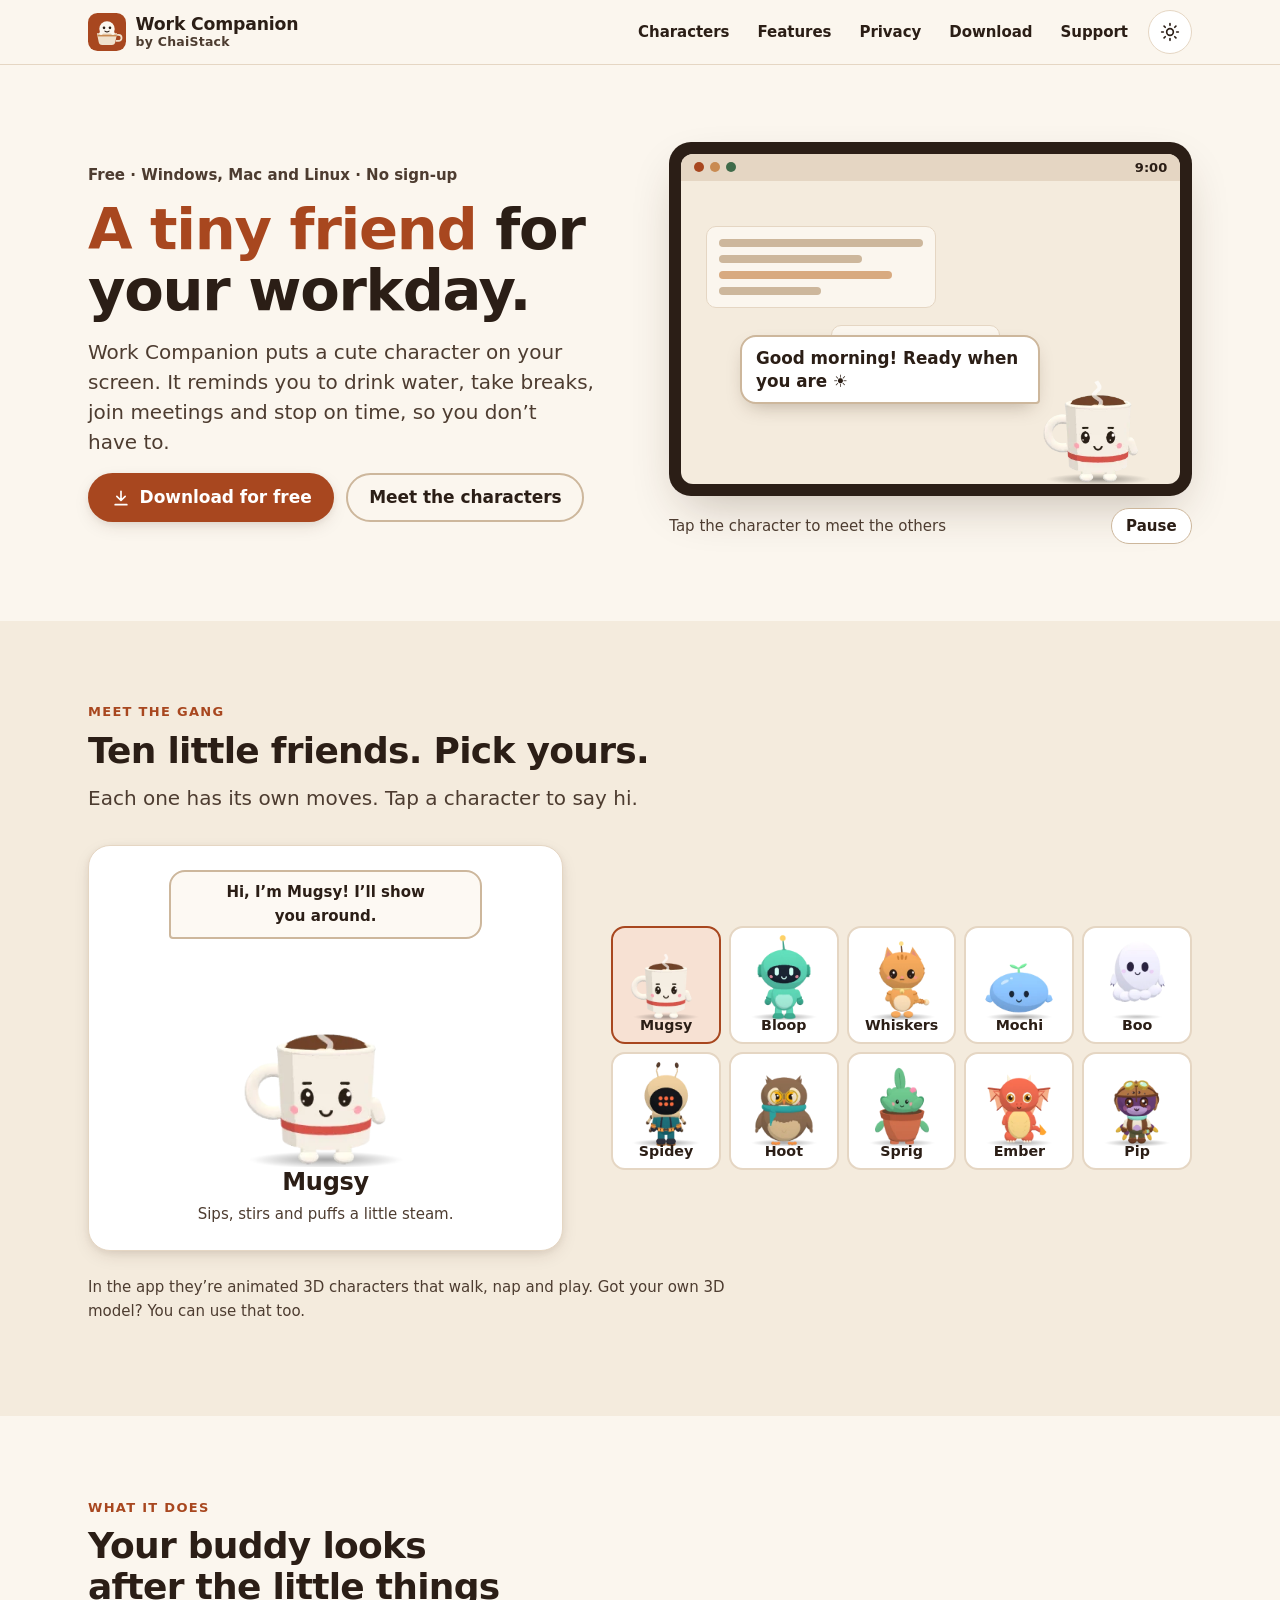
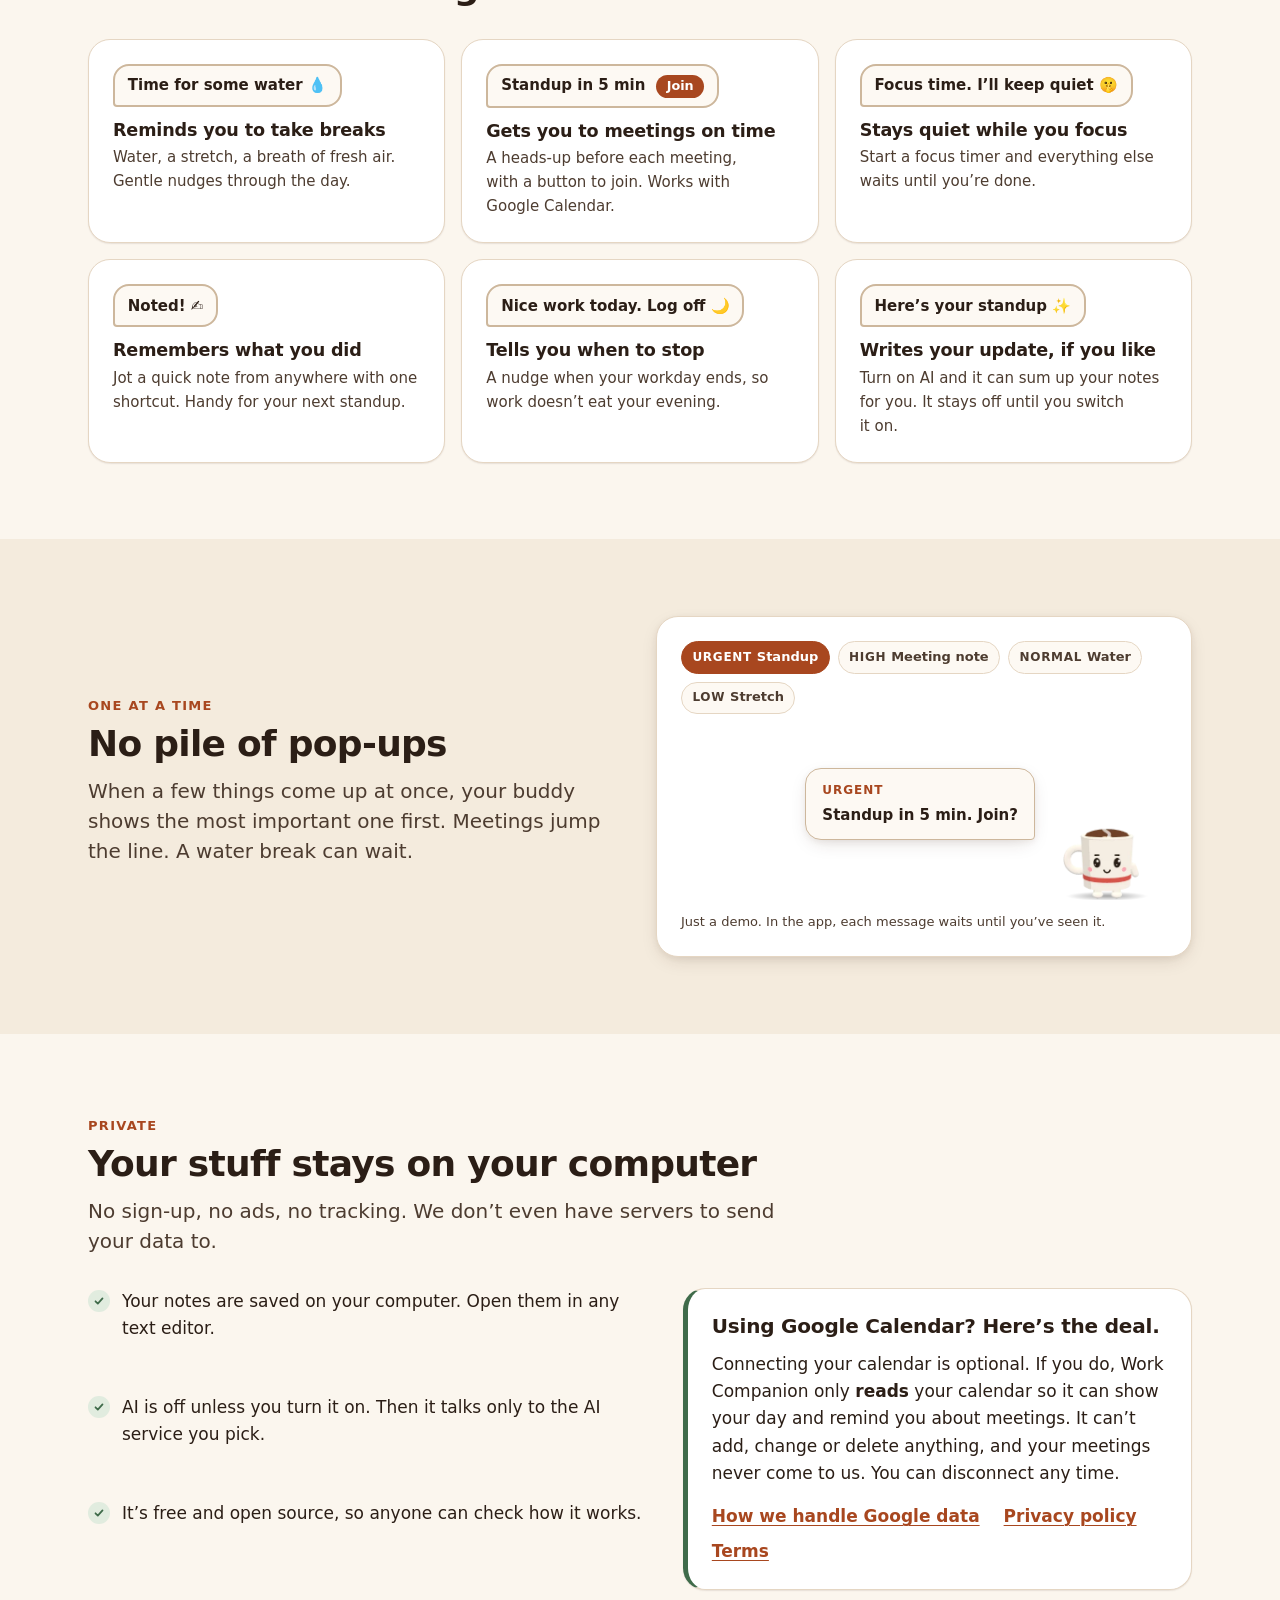
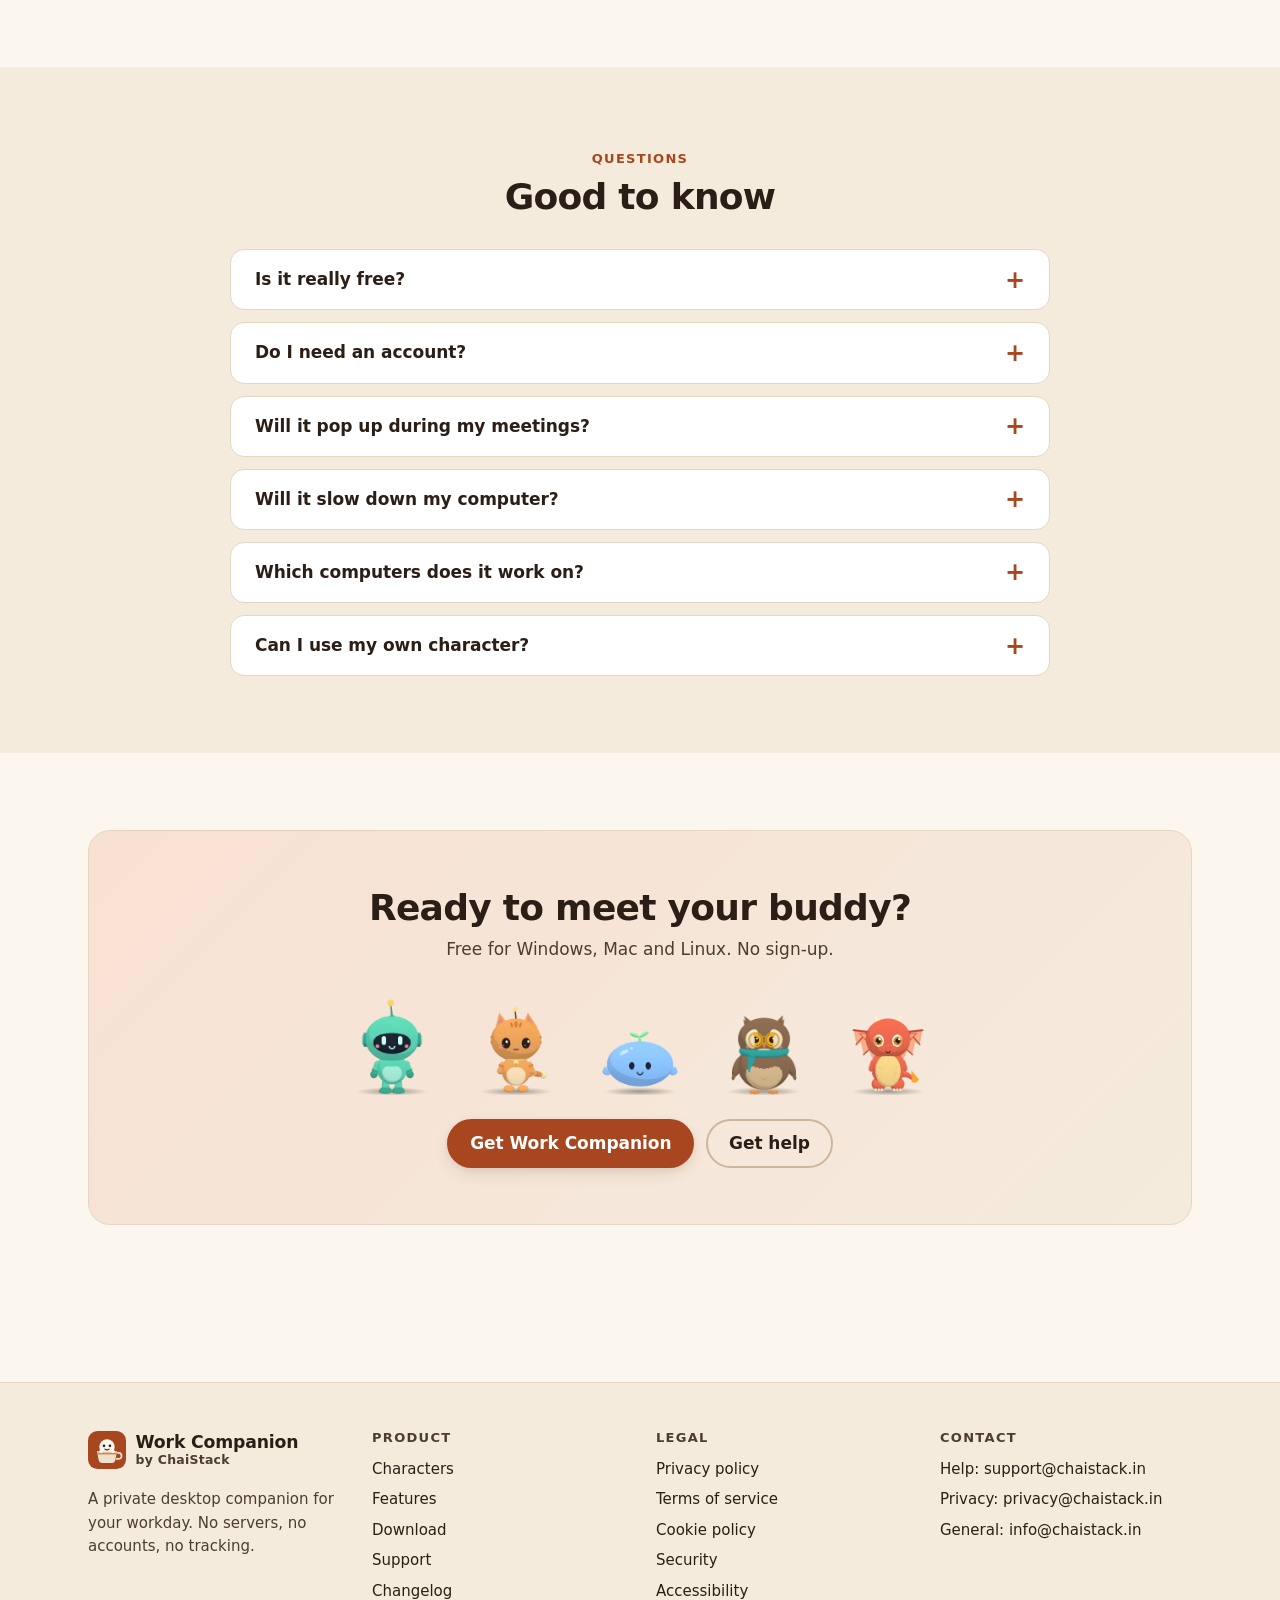
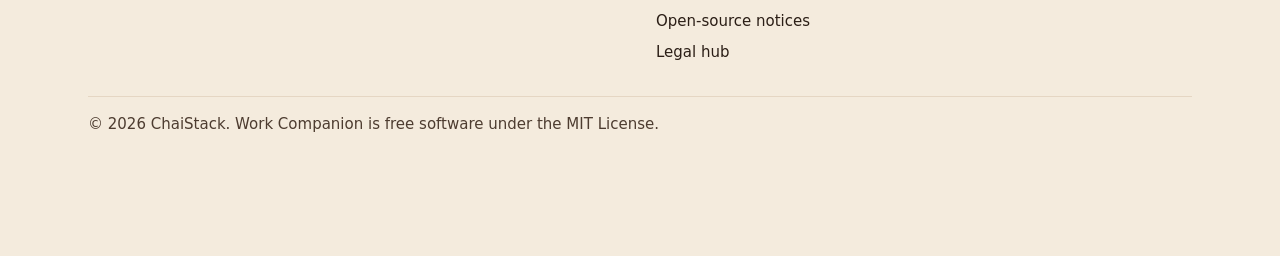
<file: index.html>
<!doctype html>
<html lang="en">
<head>
<meta charset="utf-8">
<meta name="viewport" content="width=device-width, initial-scale=1">
<title>Work Companion: a tiny friend for your workday</title>
<meta name="description" content="A cute character on your screen that reminds you to drink water, take breaks, join meetings and stop on time. Free for Windows, Mac and Linux. No sign-up, no tracking.">
<link rel="canonical" href="https://workcompanion.chaistack.in/">
<link rel="icon" href="assets/img/favicon.svg" type="image/svg+xml">
<link rel="stylesheet" href="assets/css/site.css">
<meta name="theme-color" content="#fbf6ee" media="(prefers-color-scheme: light)">
<meta name="theme-color" content="#1b1511" media="(prefers-color-scheme: dark)">
<meta property="og:type" content="website">
<meta property="og:site_name" content="Work Companion">
<meta property="og:title" content="Work Companion: a tiny friend for your workday">
<meta property="og:description" content="A cute character on your screen that reminds you to drink water, take breaks, join meetings and stop on time. Free for Windows, Mac and Linux. No sign-up, no tracking.">
<meta property="og:url" content="https://workcompanion.chaistack.in/">
<meta property="og:image" content="https://workcompanion.chaistack.in/assets/img/og.png">
<meta property="og:image:width" content="1200">
<meta property="og:image:height" content="630">
<meta property="og:image:alt" content="Work Companion: a small character on your desktop with a reminder bubble.">
<meta name="twitter:card" content="summary_large_image">
<meta name="twitter:title" content="Work Companion: a tiny friend for your workday">
<meta name="twitter:description" content="A cute character on your screen that reminds you to drink water, take breaks, join meetings and stop on time. Free for Windows, Mac and Linux. No sign-up, no tracking.">
<meta name="twitter:image" content="https://workcompanion.chaistack.in/assets/img/og.png">
<script src="assets/js/site.js" defer></script>
<script src="assets/js/buddies.js" defer></script>
</head>
<body>
<a class="skip" href="#main">Skip to content</a>
<header class="site-header">
  <div class="container">
    <a class="brand" href="./"><svg viewBox="0 0 64 64" aria-hidden="true" focusable="false"><rect width="64" height="64" rx="16" fill="#a8471f"/><circle cx="32" cy="27" r="13" fill="#fbf6ee"/><circle cx="27" cy="25" r="2.2" fill="#2b1e16"/><circle cx="37" cy="25" r="2.2" fill="#2b1e16"/><path d="M28.5 30.5q3.5 2.5 7 0" fill="none" stroke="#2b1e16" stroke-width="1.8" stroke-linecap="round"/><path d="M15 34h34l-3 15a6 6 0 0 1-6 5H24a6 6 0 0 1-6-5z" fill="#efe1cc"/><path d="M49 37h2.5a5 5 0 0 1 0 10H47" fill="none" stroke="#efe1cc" stroke-width="3"/><path d="M16 38h32" stroke="#c98b52" stroke-width="3"/><circle cx="22" cy="34" r="3" fill="#fbf6ee"/><circle cx="42" cy="34" r="3" fill="#fbf6ee"/></svg><span>Work Companion<small>by ChaiStack</small></span></a>
    <button class="icon-btn nav-toggle" type="button" aria-expanded="false" aria-controls="site-nav" aria-label="Menu"><svg viewBox="0 0 24 24" aria-hidden="true"><path d="M4 7h16M4 12h16M4 17h16"/></svg></button>
    <nav class="site-nav" id="site-nav" aria-label="Main">
      <ul>
        <li><a href="./#characters">Characters</a></li>
        <li><a href="./#features">Features</a></li>
        <li><a href="./#privacy">Privacy</a></li>
        <li><a href="download.html">Download</a></li>
        <li><a href="support.html">Support</a></li>
      </ul>
      <button class="icon-btn" id="theme-toggle" type="button" aria-pressed="false" aria-label="Switch theme"><svg class="sun" viewBox="0 0 24 24" aria-hidden="true"><circle cx="12" cy="12" r="4"/><path d="M12 2v2M12 20v2M4.9 4.9l1.4 1.4M17.7 17.7l1.4 1.4M2 12h2M20 12h2M4.9 19.1l1.4-1.4M17.7 6.3l1.4-1.4"/></svg><svg class="moon" viewBox="0 0 24 24" aria-hidden="true"><path d="M20 14.5A8 8 0 1 1 9.5 4a6.5 6.5 0 0 0 10.5 10.5z"/></svg></button>
    </nav>
  </div>
</header>
<main id="main">
<section class="hero" data-hero>
  <div class="container">
    <div>
      <p class="byline">Free · Windows, Mac and Linux · No sign-up</p>
      <h1><span class="accent">A tiny friend</span> for your workday.</h1>
      <p class="lead">Work Companion puts a cute character on your screen. It reminds you to drink water, take breaks, join meetings and stop on time, so you don’t have to.</p>
      <div class="btn-row">
        <a class="btn btn-primary" href="download.html"><svg viewBox="0 0 24 24" aria-hidden="true"><path d="M12 4v11M7 10l5 5 5-5M5 20h14"/></svg>Download for free</a>
        <a class="btn btn-ghost" href="#characters">Meet the characters</a>
      </div>
    </div>
    <div class="stage" data-stage>
      <p class="visually-hidden">Picture of a computer screen through a workday. A small character in the corner says good morning at 9:00, warns about standup at 9:55 with a Join button, suggests water at 11:30 and a stretch at 15:00, and says it is time to log off at 18:00.</p>
      <div class="screen">
        <div class="screen-inner">
          <div class="screen-bar" aria-hidden="true"><span class="dots"><i></i><i></i><i></i></span><span class="clock" data-clock>9:00</span></div>
          <div class="win w1" aria-hidden="true"><b></b><b></b><b></b><b></b></div>
          <div class="win w2" aria-hidden="true"><b></b><b></b><b></b></div>
          <p class="stage-bubble" data-stage-bubble aria-hidden="true"><span data-stage-text>Good morning! Ready when you are ☀️</span> <span class="join" data-stage-join hidden>Join</span></p>
          <button class="stage-char" type="button" data-stage-char aria-label="Meet the next character"><span class="sprite" data-sprite><img src="assets/img/chars/mug.webp" alt="" width="256" height="256"></span></button>
        </div>
      </div>
      <div class="stage-controls"><span class="hint">Tap the character to meet the others</span><button class="stage-pause" type="button" data-stage-pause>Pause</button></div>
    </div>
  </div>
</section>

<section class="section section-alt" id="characters" aria-labelledby="chars-h">
  <div class="container">
    <div class="section-head reveal">
      <p class="eyebrow">Meet the gang</p>
      <h2 id="chars-h">Ten little friends. Pick yours.</h2>
      <p class="lead">Each one has its own moves. Tap a character to say hi.</p>
    </div>
    <div class="gang reveal" data-gang>
      <div class="gang-stage">
        <p class="gang-say" data-gang-say aria-live="polite">Hi, I’m Mugsy! I’ll show you around.</p>
        <div class="gang-pic"><span class="sprite" data-sprite><img data-gang-img src="assets/img/chars/mug.webp" alt="" width="256" height="256"></span></div>
        <h3 data-gang-name>Mugsy</h3>
        <p class="muted" data-gang-blurb>Sips, stirs and puffs a little steam.</p>
      </div>
      <ul class="gang-list" aria-label="Characters">
        <li><button type="button" data-char="mug" aria-pressed="true"><img src="assets/img/chars/mug.webp" alt="" width="256" height="256">Mugsy</button></li>
        <li><button type="button" data-char="robot" aria-pressed="false"><img src="assets/img/chars/robot.webp" alt="" width="256" height="256">Bloop</button></li>
        <li><button type="button" data-char="cat" aria-pressed="false"><img src="assets/img/chars/cat.webp" alt="" width="256" height="256">Whiskers</button></li>
        <li><button type="button" data-char="blob" aria-pressed="false"><img src="assets/img/chars/blob.webp" alt="" width="256" height="256">Mochi</button></li>
        <li><button type="button" data-char="ghost" aria-pressed="false"><img src="assets/img/chars/ghost.webp" alt="" width="256" height="256">Boo</button></li>
        <li><button type="button" data-char="spidey" aria-pressed="false"><img src="assets/img/chars/spidey.webp" alt="" width="256" height="256">Spidey</button></li>
        <li><button type="button" data-char="owl" aria-pressed="false"><img src="assets/img/chars/owl.webp" alt="" width="256" height="256">Hoot</button></li>
        <li><button type="button" data-char="plant" aria-pressed="false"><img src="assets/img/chars/plant.webp" alt="" width="256" height="256">Sprig</button></li>
        <li><button type="button" data-char="dragon" aria-pressed="false"><img src="assets/img/chars/dragon.webp" alt="" width="256" height="256">Ember</button></li>
        <li><button type="button" data-char="aviator" aria-pressed="false"><img src="assets/img/chars/aviator.webp" alt="" width="256" height="256">Pip</button></li>
      </ul>
    </div>
    <p class="muted gang-note">In the app they’re animated 3D characters that walk, nap and play. Got your own 3D model? You can use that too.</p>
  </div>
</section>

<section class="section" id="features" aria-labelledby="features-h" data-guide-line="Here’s what I do for you all day.">
  <div class="container">
    <div class="section-head reveal">
      <p class="eyebrow">What it does</p>
      <h2 id="features-h">Your buddy looks after the little things</h2>
    </div>
    <div class="scenes">
      <article class="scene reveal"><p class="say" aria-hidden="true">Time for some water 💧</p><h3>Reminds you to take breaks</h3><p>Water, a stretch, a breath of fresh air. Gentle nudges through the day.</p></article>
      <article class="scene reveal"><p class="say" aria-hidden="true">Standup in 5 min <span class="join">Join</span></p><h3>Gets you to meetings on time</h3><p>A heads-up before each meeting, with a button to join. Works with Google Calendar.</p></article>
      <article class="scene reveal"><p class="say" aria-hidden="true">Focus time. I’ll keep quiet 🤫</p><h3>Stays quiet while you focus</h3><p>Start a focus timer and everything else waits until you’re done.</p></article>
      <article class="scene reveal"><p class="say" aria-hidden="true">Noted! ✍️</p><h3>Remembers what you did</h3><p>Jot a quick note from anywhere with one shortcut. Handy for your next standup.</p></article>
      <article class="scene reveal"><p class="say" aria-hidden="true">Nice work today. Log off 🌙</p><h3>Tells you when to stop</h3><p>A nudge when your workday ends, so work doesn’t eat your evening.</p></article>
      <article class="scene reveal"><p class="say" aria-hidden="true">Here’s your standup ✨</p><h3>Writes your update, if you like</h3><p>Turn on AI and it can sum up your notes for you. It stays off until you switch it on.</p></article>
    </div>
  </div>
</section>

<section class="section section-alt" aria-labelledby="queue-h" data-guide-line="I never pile up pop-ups. One thing at a time.">
  <div class="container queue-demo">
    <div class="reveal">
      <p class="eyebrow">One at a time</p>
      <h2 id="queue-h">No pile of pop-ups</h2>
      <p class="lead">When a few things come up at once, your buddy shows the most important one first. Meetings jump the line. A water break can wait.</p>
    </div>
    <div class="qd-stage reveal" data-queue-demo>
      <ul class="qd-list" aria-label="Waiting messages, most important first">
        <li class="is-active" data-tag="Urgent" data-msg="Standup in 5 min. Join?"><span class="prio">Urgent</span>Standup</li>
        <li data-tag="High" data-msg="How did the meeting go?"><span class="prio">High</span>Meeting note</li>
        <li data-tag="Normal" data-msg="Time for water 💧"><span class="prio">Normal</span>Water</li>
        <li data-tag="Low" data-msg="Stand up and stretch"><span class="prio">Low</span>Stretch</li>
      </ul>
      <div class="qd-scene">
        <div class="qd-bubble" aria-live="off"><span class="tag">Urgent</span><span class="msg">Standup in 5 min. Join?</span></div>
        <span class="sprite qd-char" data-sprite><img data-buddy-img src="assets/img/chars/mug.webp" alt="" width="256" height="256"></span>
      </div>
      <p class="qd-note">Just a demo. In the app, each message waits until you’ve seen it.</p>
    </div>
  </div>
</section>

<section class="section" id="privacy" aria-labelledby="privacy-h" data-guide-line="Your stuff stays with you. Promise!">
  <div class="container">
    <div class="section-head reveal">
      <p class="eyebrow">Private</p>
      <h2 id="privacy-h">Your stuff stays on your computer</h2>
      <p class="lead">No sign-up, no ads, no tracking. We don’t even have servers to send your data to.</p>
    </div>
    <div class="privacy-panel">
      <ul class="checklist reveal">
        <li><span>Your notes are saved on your computer. Open them in any text editor.</span></li>
        <li><span>AI is off unless you turn it on. Then it talks only to the AI service you pick.</span></li>
        <li><span>It’s free and open source, so anyone can check how it works.</span></li>
      </ul>
      <div class="google-box reveal" id="google-calendar">
        <h3>Using Google Calendar? Here’s the deal.</h3>
        <p>Connecting your calendar is optional. If you do, Work Companion only <strong>reads</strong> your calendar so it can show your day and remind you about meetings. It can’t add, change or delete anything, and your meetings never come to us. You can disconnect any time.</p>
        <p class="link-row"><a href="privacy.html#google-calendar">How we handle Google data</a><a href="privacy.html">Privacy policy</a><a href="terms.html">Terms</a></p>
      </div>
    </div>
  </div>
</section>

<section class="section section-alt" aria-labelledby="faq-h" data-guide-line="Got questions? I’ve got answers.">
  <div class="container">
    <div class="section-head center reveal"><p class="eyebrow">Questions</p><h2 id="faq-h">Good to know</h2></div>
    <div class="faq">
      <details><summary>Is it really free?</summary><p>Yes. No paid plans and no ads. If you choose to use AI, that AI service may charge you, but that’s between you and them.</p></details>
      <details><summary>Do I need an account?</summary><p>No. Download it and you’re ready.</p></details>
      <details><summary>Will it pop up during my meetings?</summary><p>No. Breaks wait until your meeting or focus time is over, and only one message shows at a time.</p></details>
      <details><summary>Will it slow down my computer?</summary><p>No. When nothing is happening your buddy barely moves, and it stops completely when hidden.</p></details>
      <details><summary>Which computers does it work on?</summary><p>Windows 10 and 11, Mac (Apple chip and Intel) and Linux. See <a href="download.html">Download</a>.</p></details>
      <details><summary>Can I use my own character?</summary><p>Yes. If you have a 3D model (a .glb or .vrm file) that you’re allowed to use, you can load it in the settings.</p></details>
    </div>
  </div>
</section>

<section class="section">
  <div class="container">
    <div class="cta reveal">
      <div><h2>Ready to meet your buddy?</h2><p>Free for Windows, Mac and Linux. No sign-up.</p></div>
      <ul class="parade" aria-hidden="true"><li><img src="assets/img/chars/robot.webp" alt="" width="256" height="256"></li><li><img src="assets/img/chars/cat.webp" alt="" width="256" height="256"></li><li><img src="assets/img/chars/blob.webp" alt="" width="256" height="256"></li><li><img src="assets/img/chars/owl.webp" alt="" width="256" height="256"></li><li><img src="assets/img/chars/dragon.webp" alt="" width="256" height="256"></li></ul>
      <div class="btn-row"><a class="btn btn-primary" href="download.html">Get Work Companion</a><a class="btn btn-ghost" href="support.html">Get help</a></div>
    </div>
  </div>
</section>
</main>
<footer class="site-footer">
  <div class="container">
    <div class="footer-grid">
      <div class="footer-brand">
        <a class="brand" href="./"><svg viewBox="0 0 64 64" aria-hidden="true" focusable="false"><rect width="64" height="64" rx="16" fill="#a8471f"/><circle cx="32" cy="27" r="13" fill="#fbf6ee"/><circle cx="27" cy="25" r="2.2" fill="#2b1e16"/><circle cx="37" cy="25" r="2.2" fill="#2b1e16"/><path d="M28.5 30.5q3.5 2.5 7 0" fill="none" stroke="#2b1e16" stroke-width="1.8" stroke-linecap="round"/><path d="M15 34h34l-3 15a6 6 0 0 1-6 5H24a6 6 0 0 1-6-5z" fill="#efe1cc"/><path d="M49 37h2.5a5 5 0 0 1 0 10H47" fill="none" stroke="#efe1cc" stroke-width="3"/><path d="M16 38h32" stroke="#c98b52" stroke-width="3"/><circle cx="22" cy="34" r="3" fill="#fbf6ee"/><circle cx="42" cy="34" r="3" fill="#fbf6ee"/></svg><span>Work Companion<small>by ChaiStack</small></span></a>
        <p>A private desktop companion for your workday. No servers, no accounts, no tracking.</p>
      </div>
      <div>
        <h2>Product</h2>
        <ul>
          <li><a href="./#characters">Characters</a></li>
          <li><a href="./#features">Features</a></li>
          <li><a href="download.html">Download</a></li>
          <li><a href="support.html">Support</a></li>
          <li><a href="support.html#changelog">Changelog</a></li>
        </ul>
      </div>
      <div>
        <h2>Legal</h2>
        <ul>
          <li><a href="privacy.html">Privacy policy</a></li>
          <li><a href="terms.html">Terms of service</a></li>
          <li><a href="cookies.html">Cookie policy</a></li>
          <li><a href="security.html">Security</a></li>
          <li><a href="accessibility.html">Accessibility</a></li>
          <li><a href="licenses.html">Open-source notices</a></li>
          <li><a href="legal.html">Legal hub</a></li>
        </ul>
      </div>
      <div>
        <h2>Contact</h2>
        <ul>
          <li>Help: <a href="mailto:support@chaistack.in">support@chaistack.in</a></li>
          <li>Privacy: <a href="mailto:privacy@chaistack.in">privacy@chaistack.in</a></li>
          <li>General: <a href="mailto:info@chaistack.in">info@chaistack.in</a></li>
        </ul>
      </div>
    </div>
    <div class="footer-bottom">
      <p>© 2026 ChaiStack. Work Companion is free software under the MIT License.</p>
    </div>
  </div>
</footer>
</body>
</html>
</file>
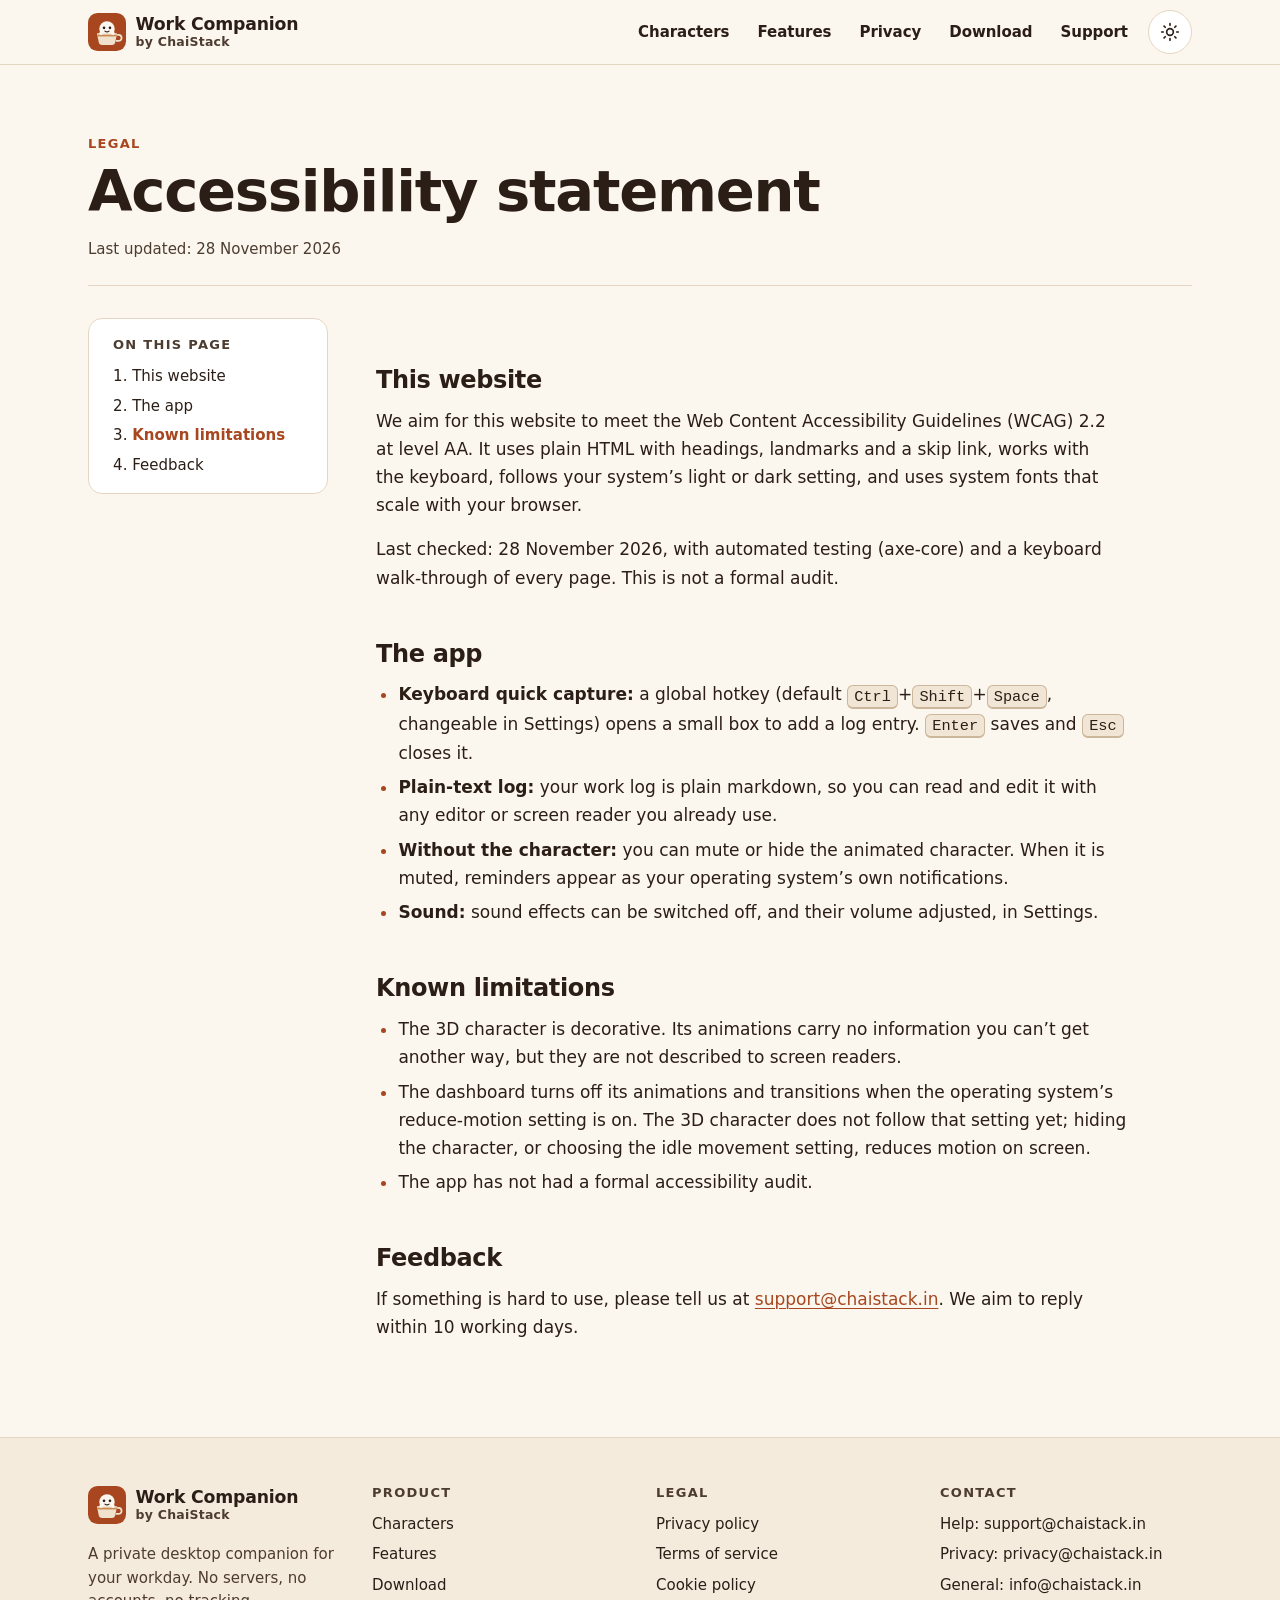
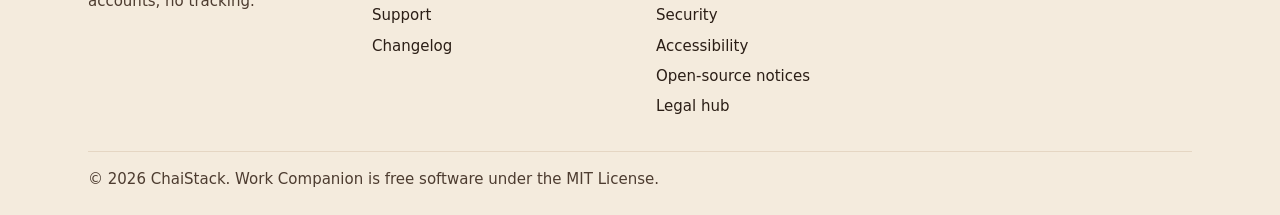
<file: accessibility.html>
<!doctype html>
<html lang="en">
<head>
<meta charset="utf-8">
<meta name="viewport" content="width=device-width, initial-scale=1">
<title>Accessibility · Work Companion</title>
<meta name="description" content="Accessibility statement for the Work Companion website and desktop app.">
<link rel="canonical" href="https://workcompanion.chaistack.in/accessibility.html">
<link rel="icon" href="assets/img/favicon.svg" type="image/svg+xml">
<link rel="stylesheet" href="assets/css/site.css">
<script src="assets/js/site.js" defer></script>
</head>
<body>
<a class="skip" href="#main">Skip to content</a>
<header class="site-header">
  <div class="container">
    <a class="brand" href="./"><svg viewBox="0 0 64 64" aria-hidden="true" focusable="false"><rect width="64" height="64" rx="16" fill="#a8471f"/><circle cx="32" cy="27" r="13" fill="#fbf6ee"/><circle cx="27" cy="25" r="2.2" fill="#2b1e16"/><circle cx="37" cy="25" r="2.2" fill="#2b1e16"/><path d="M28.5 30.5q3.5 2.5 7 0" fill="none" stroke="#2b1e16" stroke-width="1.8" stroke-linecap="round"/><path d="M15 34h34l-3 15a6 6 0 0 1-6 5H24a6 6 0 0 1-6-5z" fill="#efe1cc"/><path d="M49 37h2.5a5 5 0 0 1 0 10H47" fill="none" stroke="#efe1cc" stroke-width="3"/><path d="M16 38h32" stroke="#c98b52" stroke-width="3"/><circle cx="22" cy="34" r="3" fill="#fbf6ee"/><circle cx="42" cy="34" r="3" fill="#fbf6ee"/></svg><span>Work Companion<small>by ChaiStack</small></span></a>
    <button class="icon-btn nav-toggle" type="button" aria-expanded="false" aria-controls="site-nav" aria-label="Menu"><svg viewBox="0 0 24 24" aria-hidden="true"><path d="M4 7h16M4 12h16M4 17h16"/></svg></button>
    <nav class="site-nav" id="site-nav" aria-label="Main">
      <ul>
        <li><a href="./#characters">Characters</a></li>
        <li><a href="./#features">Features</a></li>
        <li><a href="./#privacy">Privacy</a></li>
        <li><a href="download.html">Download</a></li>
        <li><a href="support.html">Support</a></li>
      </ul>
      <button class="icon-btn" id="theme-toggle" type="button" aria-pressed="false" aria-label="Switch theme"><svg class="sun" viewBox="0 0 24 24" aria-hidden="true"><circle cx="12" cy="12" r="4"/><path d="M12 2v2M12 20v2M4.9 4.9l1.4 1.4M17.7 17.7l1.4 1.4M2 12h2M20 12h2M4.9 19.1l1.4-1.4M17.7 6.3l1.4-1.4"/></svg><svg class="moon" viewBox="0 0 24 24" aria-hidden="true"><path d="M20 14.5A8 8 0 1 1 9.5 4a6.5 6.5 0 0 0 10.5 10.5z"/></svg></button>
    </nav>
  </div>
</header>
<main id="main" class="legal">
  <header class="legal-head"><p class="eyebrow">Legal</p><h1>Accessibility statement</h1><p class="meta">Last updated: 28 November 2026</p></header>
  <nav class="toc" aria-label="On this page"><ol>
    <li><a href="#website">This website</a></li>
    <li><a href="#app">The app</a></li>
    <li><a href="#limitations">Known limitations</a></li>
    <li><a href="#feedback">Feedback</a></li>
  </ol></nav>
  <article class="prose">
    <section id="website">
      <h2>This website</h2>
      <p>We aim for this website to meet the Web Content Accessibility Guidelines (WCAG) 2.2 at level AA. It uses plain HTML with headings, landmarks and a skip link, works with the keyboard, follows your system’s light or dark setting, and uses system fonts that scale with your browser.</p>
      <p>Last checked: 28 November 2026, with automated testing (axe-core) and a keyboard walk-through of every page. This is not a formal audit.</p>
    </section>

    <section id="app">
      <h2>The app</h2>
      <ul>
        <li><strong>Keyboard quick capture:</strong> a global hotkey (default <kbd>Ctrl</kbd>+<kbd>Shift</kbd>+<kbd>Space</kbd>, changeable in Settings) opens a small box to add a log entry. <kbd>Enter</kbd> saves and <kbd>Esc</kbd> closes it.</li>
        <li><strong>Plain-text log:</strong> your work log is plain markdown, so you can read and edit it with any editor or screen reader you already use.</li>
        <li><strong>Without the character:</strong> you can mute or hide the animated character. When it is muted, reminders appear as your operating system’s own notifications.</li>
        <li><strong>Sound:</strong> sound effects can be switched off, and their volume adjusted, in Settings.</li>
      </ul>
    </section>

    <section id="limitations">
      <h2>Known limitations</h2>
      <ul>
        <li>The 3D character is decorative. Its animations carry no information you can’t get another way, but they are not described to screen readers.</li>
        <li>The dashboard turns off its animations and transitions when the operating system’s reduce-motion setting is on. The 3D character does not follow that setting yet; hiding the character, or choosing the idle movement setting, reduces motion on screen.</li>
        <li>The app has not had a formal accessibility audit.</li>
      </ul>
    </section>

    <section id="feedback">
      <h2>Feedback</h2>
      <p>If something is hard to use, please tell us at <a href="mailto:support@chaistack.in">support@chaistack.in</a>. We aim to reply within 10 working days.</p>
    </section>
  </article>
</main>
<footer class="site-footer">
  <div class="container">
    <div class="footer-grid">
      <div class="footer-brand">
        <a class="brand" href="./"><svg viewBox="0 0 64 64" aria-hidden="true" focusable="false"><rect width="64" height="64" rx="16" fill="#a8471f"/><circle cx="32" cy="27" r="13" fill="#fbf6ee"/><circle cx="27" cy="25" r="2.2" fill="#2b1e16"/><circle cx="37" cy="25" r="2.2" fill="#2b1e16"/><path d="M28.5 30.5q3.5 2.5 7 0" fill="none" stroke="#2b1e16" stroke-width="1.8" stroke-linecap="round"/><path d="M15 34h34l-3 15a6 6 0 0 1-6 5H24a6 6 0 0 1-6-5z" fill="#efe1cc"/><path d="M49 37h2.5a5 5 0 0 1 0 10H47" fill="none" stroke="#efe1cc" stroke-width="3"/><path d="M16 38h32" stroke="#c98b52" stroke-width="3"/><circle cx="22" cy="34" r="3" fill="#fbf6ee"/><circle cx="42" cy="34" r="3" fill="#fbf6ee"/></svg><span>Work Companion<small>by ChaiStack</small></span></a>
        <p>A private desktop companion for your workday. No servers, no accounts, no tracking.</p>
      </div>
      <div>
        <h2>Product</h2>
        <ul>
          <li><a href="./#characters">Characters</a></li>
          <li><a href="./#features">Features</a></li>
          <li><a href="download.html">Download</a></li>
          <li><a href="support.html">Support</a></li>
          <li><a href="support.html#changelog">Changelog</a></li>
        </ul>
      </div>
      <div>
        <h2>Legal</h2>
        <ul>
          <li><a href="privacy.html">Privacy policy</a></li>
          <li><a href="terms.html">Terms of service</a></li>
          <li><a href="cookies.html">Cookie policy</a></li>
          <li><a href="security.html">Security</a></li>
          <li><a href="accessibility.html">Accessibility</a></li>
          <li><a href="licenses.html">Open-source notices</a></li>
          <li><a href="legal.html">Legal hub</a></li>
        </ul>
      </div>
      <div>
        <h2>Contact</h2>
        <ul>
          <li>Help: <a href="mailto:support@chaistack.in">support@chaistack.in</a></li>
          <li>Privacy: <a href="mailto:privacy@chaistack.in">privacy@chaistack.in</a></li>
          <li>General: <a href="mailto:info@chaistack.in">info@chaistack.in</a></li>
        </ul>
      </div>
    </div>
    <div class="footer-bottom">
      <p>© 2026 ChaiStack. Work Companion is free software under the MIT License.</p>
    </div>
  </div>
</footer>
</body>
</html>
</file>
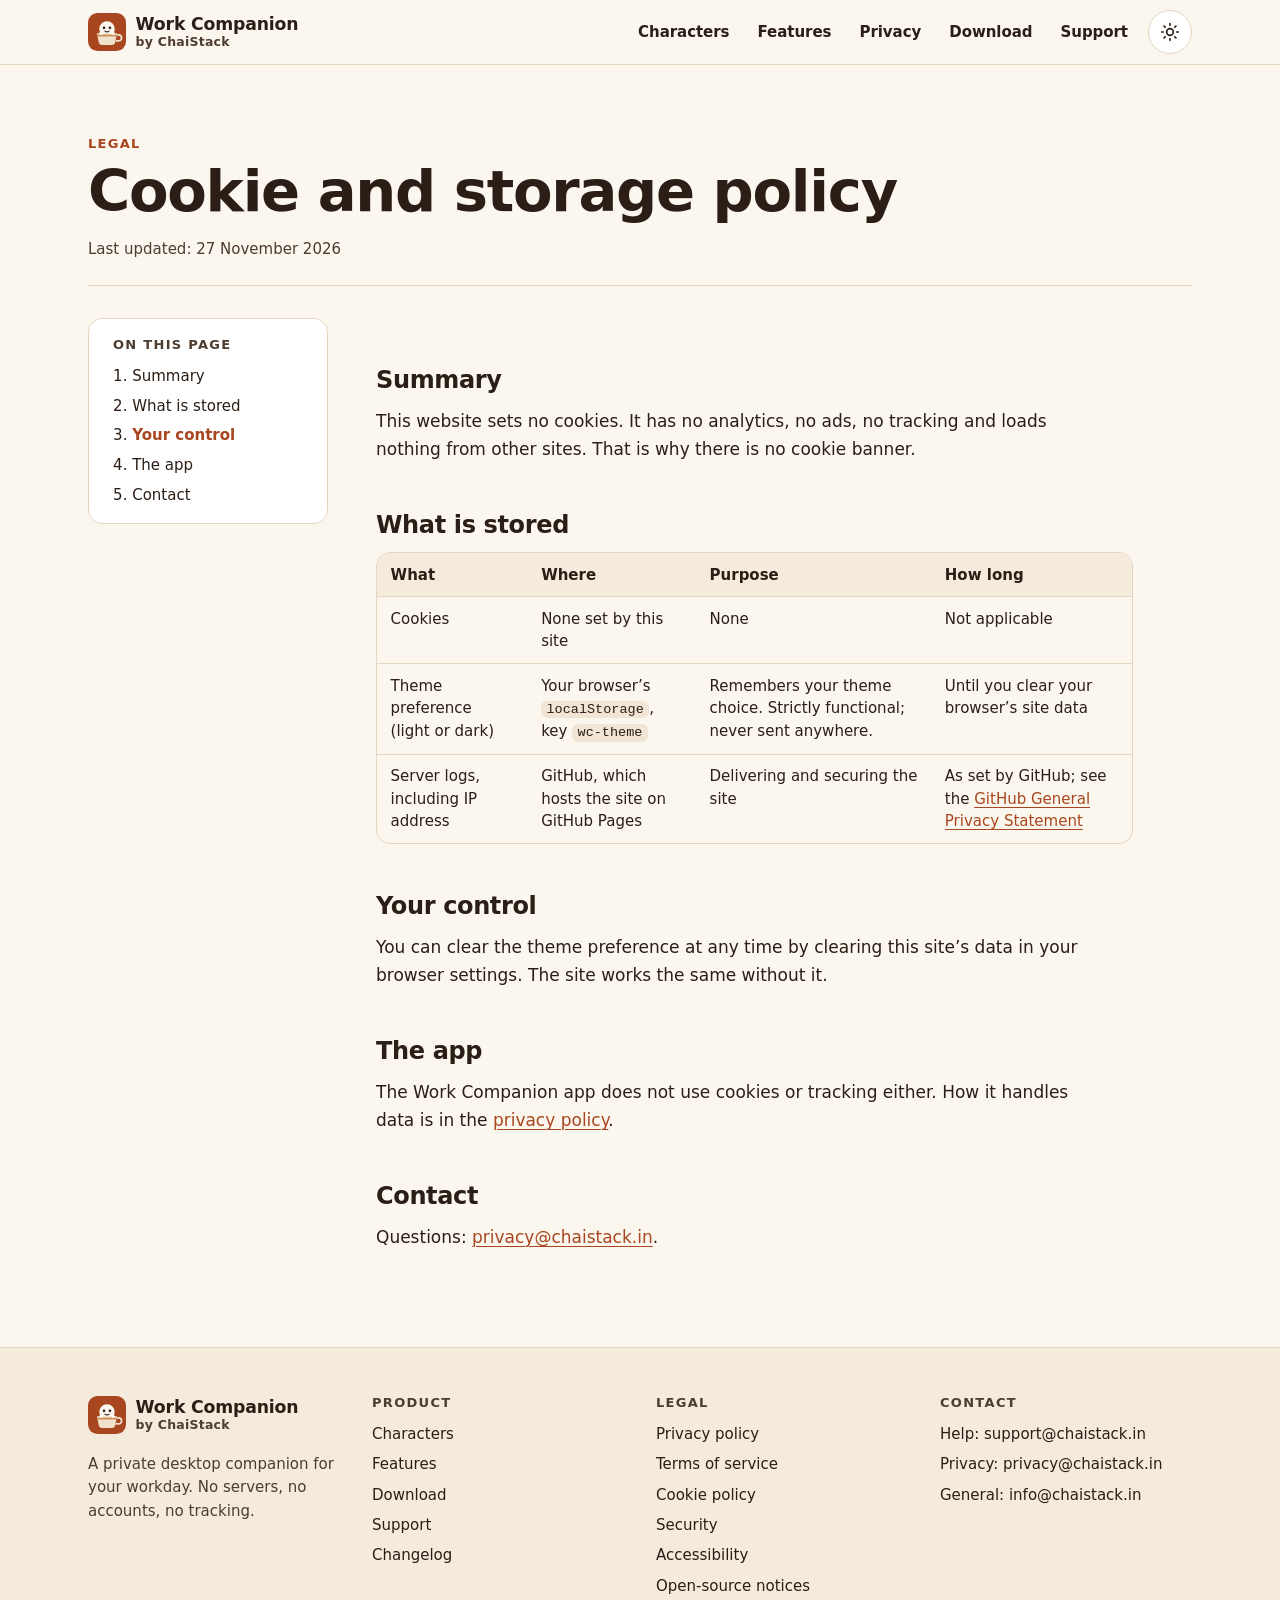
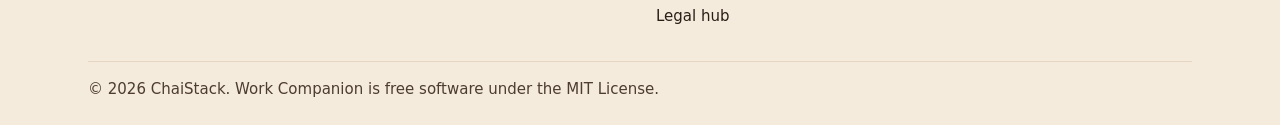
<file: cookies.html>
<!doctype html>
<html lang="en">
<head>
<meta charset="utf-8">
<meta name="viewport" content="width=device-width, initial-scale=1">
<title>Cookie and storage policy · Work Companion</title>
<meta name="description" content="This website sets no cookies and runs no analytics. It stores one theme preference in your browser.">
<link rel="canonical" href="https://workcompanion.chaistack.in/cookies.html">
<link rel="icon" href="assets/img/favicon.svg" type="image/svg+xml">
<link rel="stylesheet" href="assets/css/site.css">
<script src="assets/js/site.js" defer></script>
</head>
<body>
<a class="skip" href="#main">Skip to content</a>
<header class="site-header">
  <div class="container">
    <a class="brand" href="./"><svg viewBox="0 0 64 64" aria-hidden="true" focusable="false"><rect width="64" height="64" rx="16" fill="#a8471f"/><circle cx="32" cy="27" r="13" fill="#fbf6ee"/><circle cx="27" cy="25" r="2.2" fill="#2b1e16"/><circle cx="37" cy="25" r="2.2" fill="#2b1e16"/><path d="M28.5 30.5q3.5 2.5 7 0" fill="none" stroke="#2b1e16" stroke-width="1.8" stroke-linecap="round"/><path d="M15 34h34l-3 15a6 6 0 0 1-6 5H24a6 6 0 0 1-6-5z" fill="#efe1cc"/><path d="M49 37h2.5a5 5 0 0 1 0 10H47" fill="none" stroke="#efe1cc" stroke-width="3"/><path d="M16 38h32" stroke="#c98b52" stroke-width="3"/><circle cx="22" cy="34" r="3" fill="#fbf6ee"/><circle cx="42" cy="34" r="3" fill="#fbf6ee"/></svg><span>Work Companion<small>by ChaiStack</small></span></a>
    <button class="icon-btn nav-toggle" type="button" aria-expanded="false" aria-controls="site-nav" aria-label="Menu"><svg viewBox="0 0 24 24" aria-hidden="true"><path d="M4 7h16M4 12h16M4 17h16"/></svg></button>
    <nav class="site-nav" id="site-nav" aria-label="Main">
      <ul>
        <li><a href="./#characters">Characters</a></li>
        <li><a href="./#features">Features</a></li>
        <li><a href="./#privacy">Privacy</a></li>
        <li><a href="download.html">Download</a></li>
        <li><a href="support.html">Support</a></li>
      </ul>
      <button class="icon-btn" id="theme-toggle" type="button" aria-pressed="false" aria-label="Switch theme"><svg class="sun" viewBox="0 0 24 24" aria-hidden="true"><circle cx="12" cy="12" r="4"/><path d="M12 2v2M12 20v2M4.9 4.9l1.4 1.4M17.7 17.7l1.4 1.4M2 12h2M20 12h2M4.9 19.1l1.4-1.4M17.7 6.3l1.4-1.4"/></svg><svg class="moon" viewBox="0 0 24 24" aria-hidden="true"><path d="M20 14.5A8 8 0 1 1 9.5 4a6.5 6.5 0 0 0 10.5 10.5z"/></svg></button>
    </nav>
  </div>
</header>
<main id="main" class="legal">
  <header class="legal-head"><p class="eyebrow">Legal</p><h1>Cookie and storage policy</h1><p class="meta">Last updated: 27 November 2026</p></header>
  <nav class="toc" aria-label="On this page"><ol>
    <li><a href="#summary">Summary</a></li>
    <li><a href="#what-is-stored">What is stored</a></li>
    <li><a href="#control">Your control</a></li>
    <li><a href="#app">The app</a></li>
    <li><a href="#contact">Contact</a></li>
  </ol></nav>
  <article class="prose">
    <section id="summary">
      <h2>Summary</h2>
      <p>This website sets no cookies. It has no analytics, no ads, no tracking and loads nothing from other sites. That is why there is no cookie banner.</p>
    </section>

    <section id="what-is-stored">
      <h2>What is stored</h2>
      <div class="table-wrap"><table>
        <thead><tr><th scope="col">What</th><th scope="col">Where</th><th scope="col">Purpose</th><th scope="col">How long</th></tr></thead>
        <tbody>
          <tr><td>Cookies</td><td>None set by this site</td><td>None</td><td>Not applicable</td></tr>
          <tr><td>Theme preference (light or dark)</td><td>Your browser’s <code>localStorage</code>, key <code>wc-theme</code></td><td>Remembers your theme choice. Strictly functional; never sent anywhere.</td><td>Until you clear your browser’s site data</td></tr>
          <tr><td>Server logs, including IP address</td><td>GitHub, which hosts the site on GitHub Pages</td><td>Delivering and securing the site</td><td>As set by GitHub; see the <a href="https://docs.github.com/en/site-policy/privacy-policies/github-general-privacy-statement">GitHub General Privacy Statement</a></td></tr>
        </tbody>
      </table></div>
    </section>

    <section id="control">
      <h2>Your control</h2>
      <p>You can clear the theme preference at any time by clearing this site’s data in your browser settings. The site works the same without it.</p>
    </section>

    <section id="app">
      <h2>The app</h2>
      <p>The Work Companion app does not use cookies or tracking either. How it handles data is in the <a href="privacy.html">privacy policy</a>.</p>
    </section>

    <section id="contact">
      <h2>Contact</h2>
      <p>Questions: <a href="mailto:privacy@chaistack.in">privacy@chaistack.in</a>.</p>
    </section>
  </article>
</main>
<footer class="site-footer">
  <div class="container">
    <div class="footer-grid">
      <div class="footer-brand">
        <a class="brand" href="./"><svg viewBox="0 0 64 64" aria-hidden="true" focusable="false"><rect width="64" height="64" rx="16" fill="#a8471f"/><circle cx="32" cy="27" r="13" fill="#fbf6ee"/><circle cx="27" cy="25" r="2.2" fill="#2b1e16"/><circle cx="37" cy="25" r="2.2" fill="#2b1e16"/><path d="M28.5 30.5q3.5 2.5 7 0" fill="none" stroke="#2b1e16" stroke-width="1.8" stroke-linecap="round"/><path d="M15 34h34l-3 15a6 6 0 0 1-6 5H24a6 6 0 0 1-6-5z" fill="#efe1cc"/><path d="M49 37h2.5a5 5 0 0 1 0 10H47" fill="none" stroke="#efe1cc" stroke-width="3"/><path d="M16 38h32" stroke="#c98b52" stroke-width="3"/><circle cx="22" cy="34" r="3" fill="#fbf6ee"/><circle cx="42" cy="34" r="3" fill="#fbf6ee"/></svg><span>Work Companion<small>by ChaiStack</small></span></a>
        <p>A private desktop companion for your workday. No servers, no accounts, no tracking.</p>
      </div>
      <div>
        <h2>Product</h2>
        <ul>
          <li><a href="./#characters">Characters</a></li>
          <li><a href="./#features">Features</a></li>
          <li><a href="download.html">Download</a></li>
          <li><a href="support.html">Support</a></li>
          <li><a href="support.html#changelog">Changelog</a></li>
        </ul>
      </div>
      <div>
        <h2>Legal</h2>
        <ul>
          <li><a href="privacy.html">Privacy policy</a></li>
          <li><a href="terms.html">Terms of service</a></li>
          <li><a href="cookies.html">Cookie policy</a></li>
          <li><a href="security.html">Security</a></li>
          <li><a href="accessibility.html">Accessibility</a></li>
          <li><a href="licenses.html">Open-source notices</a></li>
          <li><a href="legal.html">Legal hub</a></li>
        </ul>
      </div>
      <div>
        <h2>Contact</h2>
        <ul>
          <li>Help: <a href="mailto:support@chaistack.in">support@chaistack.in</a></li>
          <li>Privacy: <a href="mailto:privacy@chaistack.in">privacy@chaistack.in</a></li>
          <li>General: <a href="mailto:info@chaistack.in">info@chaistack.in</a></li>
        </ul>
      </div>
    </div>
    <div class="footer-bottom">
      <p>© 2026 ChaiStack. Work Companion is free software under the MIT License.</p>
    </div>
  </div>
</footer>
</body>
</html>
</file>
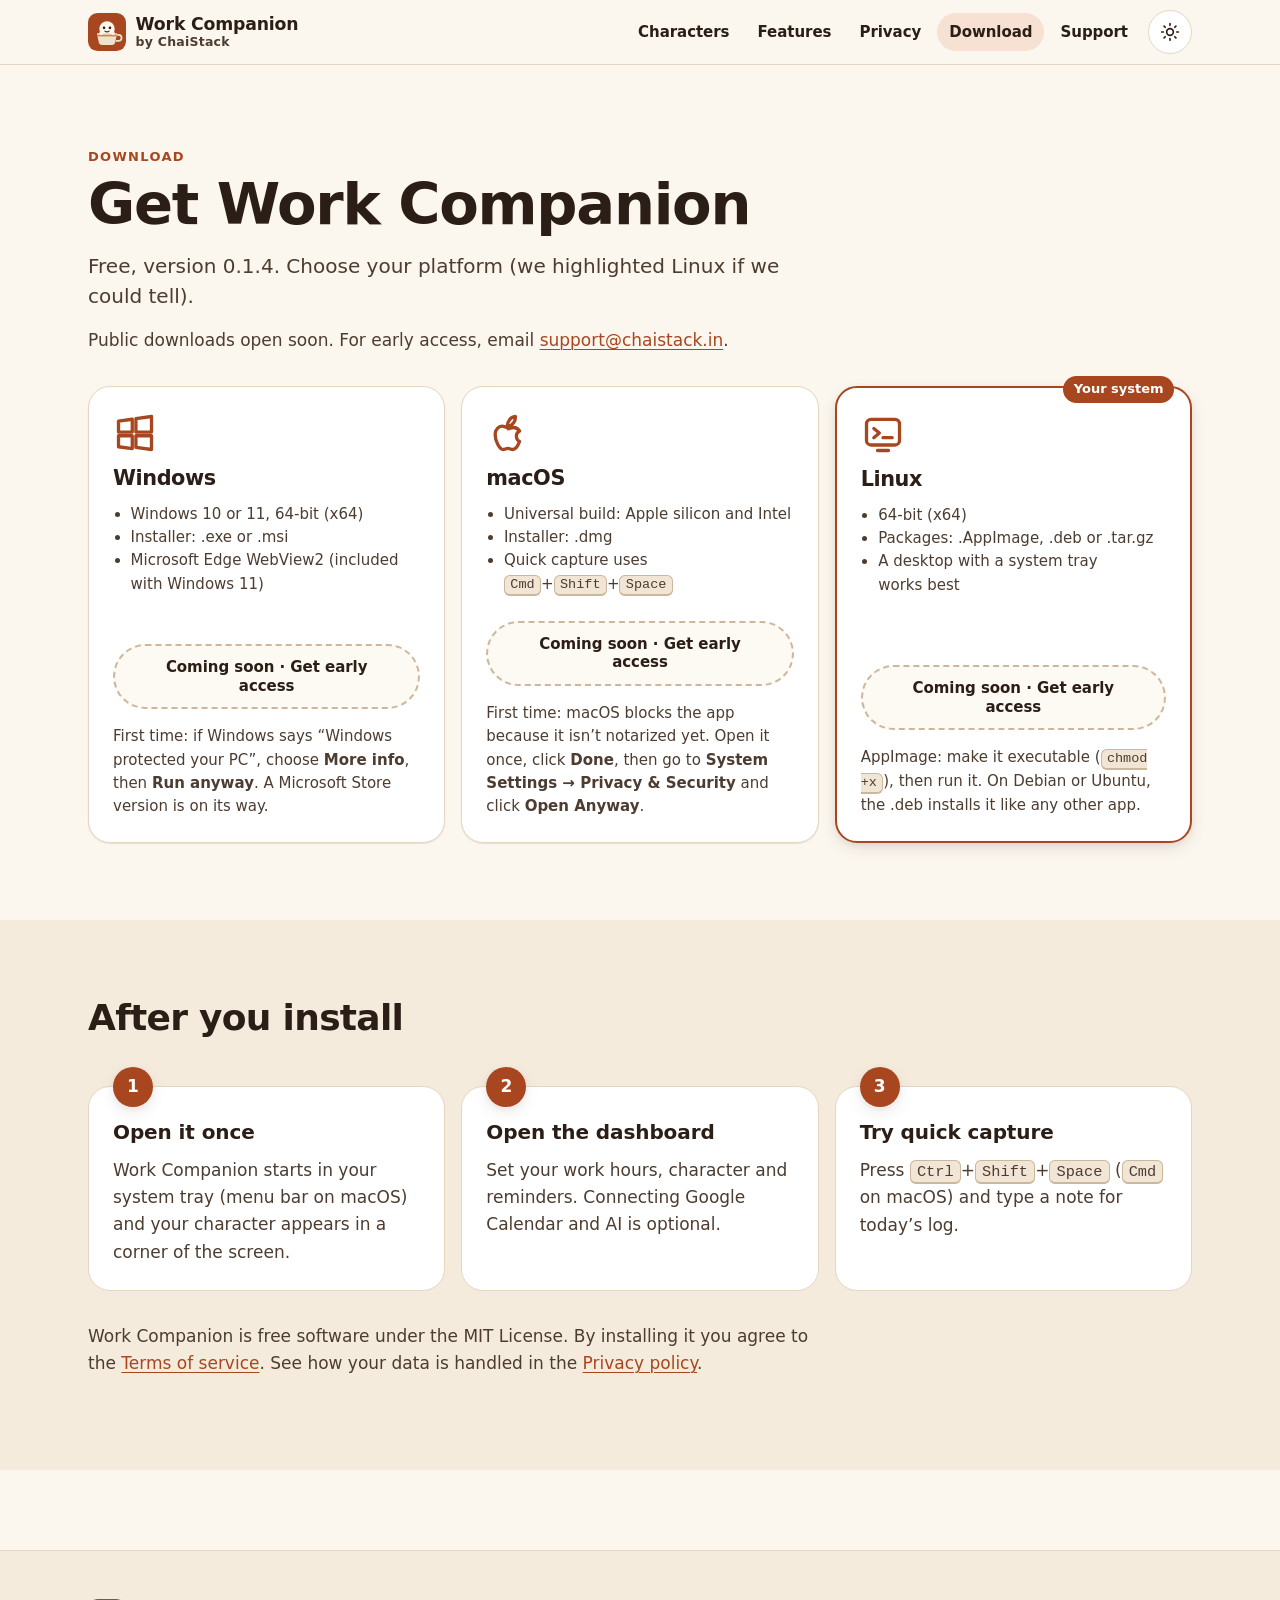
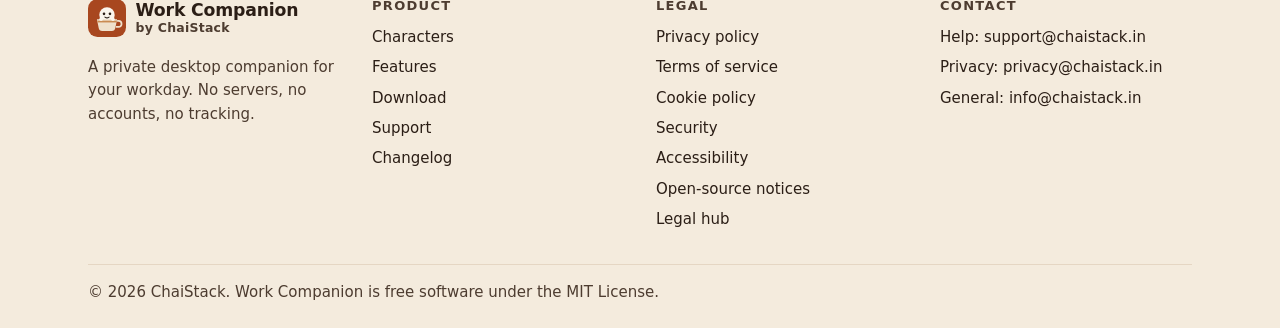
<file: download.html>
<!doctype html>
<html lang="en">
<head>
<meta charset="utf-8">
<meta name="viewport" content="width=device-width, initial-scale=1">
<title>Download Work Companion for Windows, macOS and Linux</title>
<meta name="description" content="Download Work Companion, the free and private desktop companion by ChaiStack, for Windows 10/11, macOS and Linux. System requirements and install options.">
<link rel="canonical" href="https://workcompanion.chaistack.in/download.html">
<link rel="icon" href="assets/img/favicon.svg" type="image/svg+xml">
<link rel="stylesheet" href="assets/css/site.css">
<meta name="theme-color" content="#fbf6ee" media="(prefers-color-scheme: light)">
<meta name="theme-color" content="#1b1511" media="(prefers-color-scheme: dark)">
<meta property="og:type" content="website">
<meta property="og:site_name" content="Work Companion">
<meta property="og:title" content="Download Work Companion for Windows, macOS and Linux">
<meta property="og:description" content="Download Work Companion, the free and private desktop companion by ChaiStack, for Windows 10/11, macOS and Linux. System requirements and install options.">
<meta property="og:url" content="https://workcompanion.chaistack.in/download.html">
<meta property="og:image" content="https://workcompanion.chaistack.in/assets/img/og.png">
<meta property="og:image:width" content="1200">
<meta property="og:image:height" content="630">
<meta property="og:image:alt" content="Work Companion: a small character on your desktop with a reminder bubble.">
<meta name="twitter:card" content="summary_large_image">
<meta name="twitter:title" content="Download Work Companion for Windows, macOS and Linux">
<meta name="twitter:description" content="Download Work Companion, the free and private desktop companion by ChaiStack, for Windows 10/11, macOS and Linux. System requirements and install options.">
<meta name="twitter:image" content="https://workcompanion.chaistack.in/assets/img/og.png">
<script src="assets/js/site.js" defer></script>
</head>
<body>
<a class="skip" href="#main">Skip to content</a>
<header class="site-header">
  <div class="container">
    <a class="brand" href="./"><svg viewBox="0 0 64 64" aria-hidden="true" focusable="false"><rect width="64" height="64" rx="16" fill="#a8471f"/><circle cx="32" cy="27" r="13" fill="#fbf6ee"/><circle cx="27" cy="25" r="2.2" fill="#2b1e16"/><circle cx="37" cy="25" r="2.2" fill="#2b1e16"/><path d="M28.5 30.5q3.5 2.5 7 0" fill="none" stroke="#2b1e16" stroke-width="1.8" stroke-linecap="round"/><path d="M15 34h34l-3 15a6 6 0 0 1-6 5H24a6 6 0 0 1-6-5z" fill="#efe1cc"/><path d="M49 37h2.5a5 5 0 0 1 0 10H47" fill="none" stroke="#efe1cc" stroke-width="3"/><path d="M16 38h32" stroke="#c98b52" stroke-width="3"/><circle cx="22" cy="34" r="3" fill="#fbf6ee"/><circle cx="42" cy="34" r="3" fill="#fbf6ee"/></svg><span>Work Companion<small>by ChaiStack</small></span></a>
    <button class="icon-btn nav-toggle" type="button" aria-expanded="false" aria-controls="site-nav" aria-label="Menu"><svg viewBox="0 0 24 24" aria-hidden="true"><path d="M4 7h16M4 12h16M4 17h16"/></svg></button>
    <nav class="site-nav" id="site-nav" aria-label="Main">
      <ul>
        <li><a href="./#characters">Characters</a></li>
        <li><a href="./#features">Features</a></li>
        <li><a href="./#privacy">Privacy</a></li>
        <li><a href="download.html">Download</a></li>
        <li><a href="support.html">Support</a></li>
      </ul>
      <button class="icon-btn" id="theme-toggle" type="button" aria-pressed="false" aria-label="Switch theme"><svg class="sun" viewBox="0 0 24 24" aria-hidden="true"><circle cx="12" cy="12" r="4"/><path d="M12 2v2M12 20v2M4.9 4.9l1.4 1.4M17.7 17.7l1.4 1.4M2 12h2M20 12h2M4.9 19.1l1.4-1.4M17.7 6.3l1.4-1.4"/></svg><svg class="moon" viewBox="0 0 24 24" aria-hidden="true"><path d="M20 14.5A8 8 0 1 1 9.5 4a6.5 6.5 0 0 0 10.5 10.5z"/></svg></button>
    </nav>
  </div>
</header>
<main id="main">
<section class="section">
  <div class="container">
    <div class="section-head">
      <p class="eyebrow">Download</p>
      <h1>Get Work Companion</h1>
      <p class="lead">Free, version <span data-version>0.1.4</span>. Choose your platform<span class="visually-hidden">.</span> <span class="muted">(we highlighted <span data-os-name>yours</span> if we could tell)</span>.</p>
      <!-- release --><p class="muted">Public downloads open soon. For early access, email <a href="mailto:support@chaistack.in?subject=Work%20Companion%20early%20access">support@chaistack.in</a>.</p><!-- /release -->
    </div>
    <div class="grid grid-3">
      <article class="card platform" data-os="windows">
        <span class="yours">Your system</span>
        <svg class="os-icon" viewBox="0 0 24 24" aria-hidden="true"><path d="M3 5.5l7.5-1v7H3zM12.5 4.2L21 3v8.5h-8.5zM3 13.5h7.5v7L3 19.5zM12.5 13.5H21V21l-8.5-1.2z"/></svg>
        <h2 class="h3" style="font-size:1.3rem">Windows</h2>
        <ul><li>Windows 10 or 11, 64-bit (x64)</li><li>Installer: .exe or .msi</li><li>Microsoft Edge WebView2 (included with Windows 11)</li></ul>
        <!-- dl:windows --><div class="btn-row"><a class="btn btn-soon" href="mailto:support@chaistack.in?subject=Work%20Companion%20early%20access">Coming soon · Get early access</a></div><!-- /dl:windows -->
        <p class="dl-note">First time: if Windows says “Windows protected your PC”, choose <strong>More info</strong>, then <strong>Run anyway</strong>. A Microsoft Store version is on its way.</p>
      </article>
      <article class="card platform" data-os="mac">
        <span class="yours">Your system</span>
        <svg class="os-icon" viewBox="0 0 24 24" aria-hidden="true"><path d="M16 3c-1.2.1-2.6.9-3.3 2-.7.9-1.1 2.2-.9 3.3 1.3 0 2.6-.8 3.3-1.9.7-1 1-2.2.9-3.4zM12 9c-1.2 0-2-.7-3.2-.7-1.8 0-3.8 1.5-3.8 4.6 0 3.5 2.4 8.1 4.4 8.1.9 0 1.5-.6 2.6-.6s1.5.6 2.6.6c1.8 0 3.3-3.3 3.7-4.4-2-.9-2.6-4.4 0-5.7-.9-1.4-2.3-1.9-3.4-1.9-1.2 0-2 .7-2.9.7z"/></svg>
        <h2 style="font-size:1.3rem">macOS</h2>
        <ul><li>Universal build: Apple silicon and Intel</li><li>Installer: .dmg</li><li>Quick capture uses <kbd>Cmd</kbd>+<kbd>Shift</kbd>+<kbd>Space</kbd></li></ul>
        <!-- dl:mac --><div class="btn-row"><a class="btn btn-soon" href="mailto:support@chaistack.in?subject=Work%20Companion%20early%20access">Coming soon · Get early access</a></div><!-- /dl:mac -->
        <p class="dl-note">First time: macOS blocks the app because it isn’t notarized yet. Open it once, click <strong>Done</strong>, then go to <strong>System Settings → Privacy &amp; Security</strong> and click <strong>Open Anyway</strong>.</p>
      </article>
      <article class="card platform" data-os="linux">
        <span class="yours">Your system</span>
        <svg class="os-icon" viewBox="0 0 24 24" aria-hidden="true"><rect x="3" y="4" width="18" height="14" rx="2.5"/><path d="M7 9l3 2.5L7 14M12 14h5M9 21h6"/></svg>
        <h2 style="font-size:1.3rem">Linux</h2>
        <ul><li>64-bit (x64)</li><li>Packages: .AppImage, .deb or .tar.gz</li><li>A desktop with a system tray works best</li></ul>
        <!-- dl:linux --><div class="btn-row"><a class="btn btn-soon" href="mailto:support@chaistack.in?subject=Work%20Companion%20early%20access">Coming soon · Get early access</a></div><!-- /dl:linux -->
        <p class="dl-note">AppImage: make it executable (<kbd>chmod +x</kbd>), then run it. On Debian or Ubuntu, the .deb installs it like any other app.</p>
      </article>
    </div>
  </div>
</section>
<section class="section section-alt" aria-labelledby="after-h">
  <div class="container">
    <div class="section-head"><h2 id="after-h">After you install</h2></div>
    <ol class="steps">
      <li><h3>Open it once</h3><p>Work Companion starts in your system tray (menu bar on macOS) and your character appears in a corner of the screen.</p></li>
      <li><h3>Open the dashboard</h3><p>Set your work hours, character and reminders. Connecting Google Calendar and AI is optional.</p></li>
      <li><h3>Try quick capture</h3><p>Press <kbd>Ctrl</kbd>+<kbd>Shift</kbd>+<kbd>Space</kbd> (<kbd>Cmd</kbd> on macOS) and type a note for today’s log.</p></li>
    </ol>
    <p class="muted" style="margin-top:2rem">Work Companion is free software under the MIT License. By installing it you agree to the <a href="terms.html">Terms of service</a>. See how your data is handled in the <a href="privacy.html">Privacy policy</a>.</p>
  </div>
</section>
</main>
<footer class="site-footer">
  <div class="container">
    <div class="footer-grid">
      <div class="footer-brand">
        <a class="brand" href="./"><svg viewBox="0 0 64 64" aria-hidden="true" focusable="false"><rect width="64" height="64" rx="16" fill="#a8471f"/><circle cx="32" cy="27" r="13" fill="#fbf6ee"/><circle cx="27" cy="25" r="2.2" fill="#2b1e16"/><circle cx="37" cy="25" r="2.2" fill="#2b1e16"/><path d="M28.5 30.5q3.5 2.5 7 0" fill="none" stroke="#2b1e16" stroke-width="1.8" stroke-linecap="round"/><path d="M15 34h34l-3 15a6 6 0 0 1-6 5H24a6 6 0 0 1-6-5z" fill="#efe1cc"/><path d="M49 37h2.5a5 5 0 0 1 0 10H47" fill="none" stroke="#efe1cc" stroke-width="3"/><path d="M16 38h32" stroke="#c98b52" stroke-width="3"/><circle cx="22" cy="34" r="3" fill="#fbf6ee"/><circle cx="42" cy="34" r="3" fill="#fbf6ee"/></svg><span>Work Companion<small>by ChaiStack</small></span></a>
        <p>A private desktop companion for your workday. No servers, no accounts, no tracking.</p>
      </div>
      <div>
        <h2>Product</h2>
        <ul>
          <li><a href="./#characters">Characters</a></li>
          <li><a href="./#features">Features</a></li>
          <li><a href="download.html">Download</a></li>
          <li><a href="support.html">Support</a></li>
          <li><a href="support.html#changelog">Changelog</a></li>
        </ul>
      </div>
      <div>
        <h2>Legal</h2>
        <ul>
          <li><a href="privacy.html">Privacy policy</a></li>
          <li><a href="terms.html">Terms of service</a></li>
          <li><a href="cookies.html">Cookie policy</a></li>
          <li><a href="security.html">Security</a></li>
          <li><a href="accessibility.html">Accessibility</a></li>
          <li><a href="licenses.html">Open-source notices</a></li>
          <li><a href="legal.html">Legal hub</a></li>
        </ul>
      </div>
      <div>
        <h2>Contact</h2>
        <ul>
          <li>Help: <a href="mailto:support@chaistack.in">support@chaistack.in</a></li>
          <li>Privacy: <a href="mailto:privacy@chaistack.in">privacy@chaistack.in</a></li>
          <li>General: <a href="mailto:info@chaistack.in">info@chaistack.in</a></li>
        </ul>
      </div>
    </div>
    <div class="footer-bottom">
      <p>© 2026 ChaiStack. Work Companion is free software under the MIT License.</p>
    </div>
  </div>
</footer>
</body>
</html>
</file>
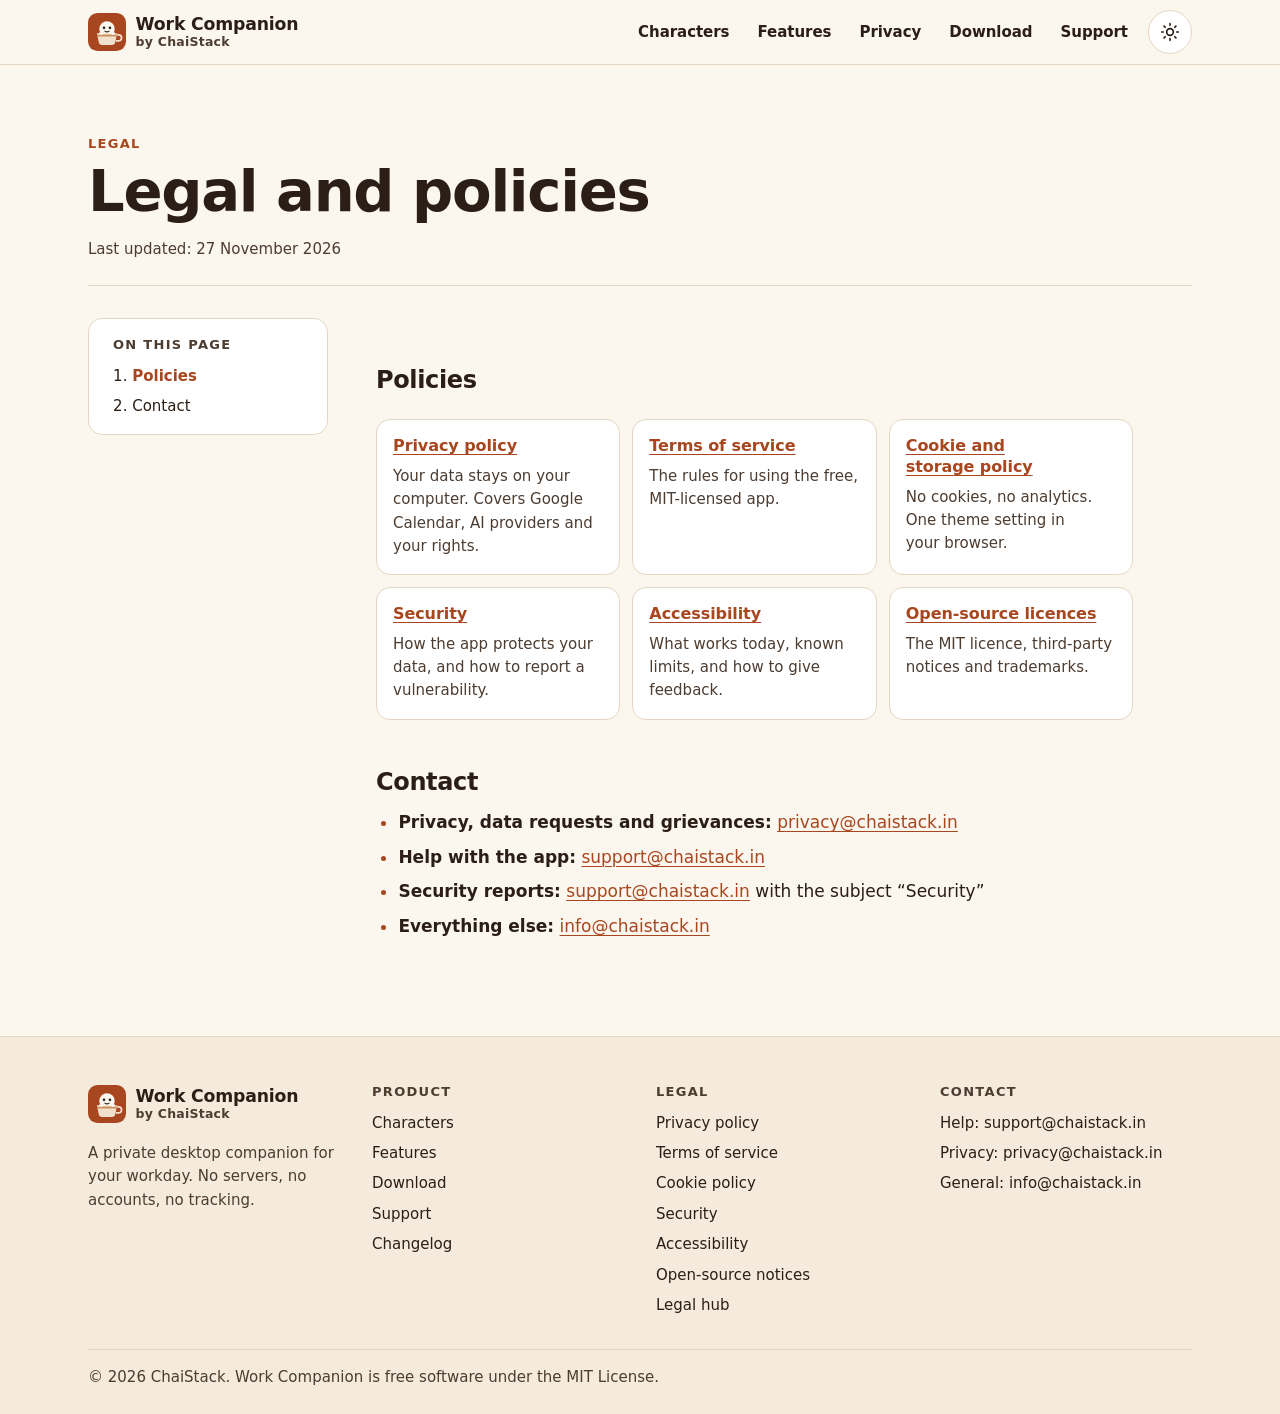
<file: legal.html>
<!doctype html>
<html lang="en">
<head>
<meta charset="utf-8">
<meta name="viewport" content="width=device-width, initial-scale=1">
<title>Legal · Work Companion</title>
<meta name="description" content="Privacy, terms, cookies, security, accessibility and licences for Work Companion by ChaiStack.">
<link rel="canonical" href="https://workcompanion.chaistack.in/legal.html">
<link rel="icon" href="assets/img/favicon.svg" type="image/svg+xml">
<link rel="stylesheet" href="assets/css/site.css">
<script src="assets/js/site.js" defer></script>
</head>
<body>
<a class="skip" href="#main">Skip to content</a>
<header class="site-header">
  <div class="container">
    <a class="brand" href="./"><svg viewBox="0 0 64 64" aria-hidden="true" focusable="false"><rect width="64" height="64" rx="16" fill="#a8471f"/><circle cx="32" cy="27" r="13" fill="#fbf6ee"/><circle cx="27" cy="25" r="2.2" fill="#2b1e16"/><circle cx="37" cy="25" r="2.2" fill="#2b1e16"/><path d="M28.5 30.5q3.5 2.5 7 0" fill="none" stroke="#2b1e16" stroke-width="1.8" stroke-linecap="round"/><path d="M15 34h34l-3 15a6 6 0 0 1-6 5H24a6 6 0 0 1-6-5z" fill="#efe1cc"/><path d="M49 37h2.5a5 5 0 0 1 0 10H47" fill="none" stroke="#efe1cc" stroke-width="3"/><path d="M16 38h32" stroke="#c98b52" stroke-width="3"/><circle cx="22" cy="34" r="3" fill="#fbf6ee"/><circle cx="42" cy="34" r="3" fill="#fbf6ee"/></svg><span>Work Companion<small>by ChaiStack</small></span></a>
    <button class="icon-btn nav-toggle" type="button" aria-expanded="false" aria-controls="site-nav" aria-label="Menu"><svg viewBox="0 0 24 24" aria-hidden="true"><path d="M4 7h16M4 12h16M4 17h16"/></svg></button>
    <nav class="site-nav" id="site-nav" aria-label="Main">
      <ul>
        <li><a href="./#characters">Characters</a></li>
        <li><a href="./#features">Features</a></li>
        <li><a href="./#privacy">Privacy</a></li>
        <li><a href="download.html">Download</a></li>
        <li><a href="support.html">Support</a></li>
      </ul>
      <button class="icon-btn" id="theme-toggle" type="button" aria-pressed="false" aria-label="Switch theme"><svg class="sun" viewBox="0 0 24 24" aria-hidden="true"><circle cx="12" cy="12" r="4"/><path d="M12 2v2M12 20v2M4.9 4.9l1.4 1.4M17.7 17.7l1.4 1.4M2 12h2M20 12h2M4.9 19.1l1.4-1.4M17.7 6.3l1.4-1.4"/></svg><svg class="moon" viewBox="0 0 24 24" aria-hidden="true"><path d="M20 14.5A8 8 0 1 1 9.5 4a6.5 6.5 0 0 0 10.5 10.5z"/></svg></button>
    </nav>
  </div>
</header>
<main id="main" class="legal">
  <header class="legal-head"><p class="eyebrow">Legal</p><h1>Legal and policies</h1><p class="meta">Last updated: 27 November 2026</p></header>
  <nav class="toc" aria-label="On this page"><ol>
    <li><a href="#policies">Policies</a></li>
    <li><a href="#contact">Contact</a></li>
  </ol></nav>
  <article class="prose">
    <section id="policies">
      <h2>Policies</h2>
      <div class="summary-grid">
        <div class="summary-card"><h3><a href="privacy.html">Privacy policy</a></h3><p>Your data stays on your computer. Covers Google Calendar, AI providers and your rights.</p></div>
        <div class="summary-card"><h3><a href="terms.html">Terms of service</a></h3><p>The rules for using the free, MIT-licensed app.</p></div>
        <div class="summary-card"><h3><a href="cookies.html">Cookie and storage policy</a></h3><p>No cookies, no analytics. One theme setting in your browser.</p></div>
        <div class="summary-card"><h3><a href="security.html">Security</a></h3><p>How the app protects your data, and how to report a vulnerability.</p></div>
        <div class="summary-card"><h3><a href="accessibility.html">Accessibility</a></h3><p>What works today, known limits, and how to give feedback.</p></div>
        <div class="summary-card"><h3><a href="licenses.html">Open-source licences</a></h3><p>The MIT licence, third-party notices and trademarks.</p></div>
      </div>
    </section>

    <section id="contact">
      <h2>Contact</h2>
      <ul>
        <li><strong>Privacy, data requests and grievances:</strong> <a href="mailto:privacy@chaistack.in">privacy@chaistack.in</a></li>
        <li><strong>Help with the app:</strong> <a href="mailto:support@chaistack.in">support@chaistack.in</a></li>
        <li><strong>Security reports:</strong> <a href="mailto:support@chaistack.in?subject=Security">support@chaistack.in</a> with the subject “Security”</li>
        <li><strong>Everything else:</strong> <a href="mailto:info@chaistack.in">info@chaistack.in</a></li>
      </ul>
    </section>
  </article>
</main>
<footer class="site-footer">
  <div class="container">
    <div class="footer-grid">
      <div class="footer-brand">
        <a class="brand" href="./"><svg viewBox="0 0 64 64" aria-hidden="true" focusable="false"><rect width="64" height="64" rx="16" fill="#a8471f"/><circle cx="32" cy="27" r="13" fill="#fbf6ee"/><circle cx="27" cy="25" r="2.2" fill="#2b1e16"/><circle cx="37" cy="25" r="2.2" fill="#2b1e16"/><path d="M28.5 30.5q3.5 2.5 7 0" fill="none" stroke="#2b1e16" stroke-width="1.8" stroke-linecap="round"/><path d="M15 34h34l-3 15a6 6 0 0 1-6 5H24a6 6 0 0 1-6-5z" fill="#efe1cc"/><path d="M49 37h2.5a5 5 0 0 1 0 10H47" fill="none" stroke="#efe1cc" stroke-width="3"/><path d="M16 38h32" stroke="#c98b52" stroke-width="3"/><circle cx="22" cy="34" r="3" fill="#fbf6ee"/><circle cx="42" cy="34" r="3" fill="#fbf6ee"/></svg><span>Work Companion<small>by ChaiStack</small></span></a>
        <p>A private desktop companion for your workday. No servers, no accounts, no tracking.</p>
      </div>
      <div>
        <h2>Product</h2>
        <ul>
          <li><a href="./#characters">Characters</a></li>
          <li><a href="./#features">Features</a></li>
          <li><a href="download.html">Download</a></li>
          <li><a href="support.html">Support</a></li>
          <li><a href="support.html#changelog">Changelog</a></li>
        </ul>
      </div>
      <div>
        <h2>Legal</h2>
        <ul>
          <li><a href="privacy.html">Privacy policy</a></li>
          <li><a href="terms.html">Terms of service</a></li>
          <li><a href="cookies.html">Cookie policy</a></li>
          <li><a href="security.html">Security</a></li>
          <li><a href="accessibility.html">Accessibility</a></li>
          <li><a href="licenses.html">Open-source notices</a></li>
          <li><a href="legal.html">Legal hub</a></li>
        </ul>
      </div>
      <div>
        <h2>Contact</h2>
        <ul>
          <li>Help: <a href="mailto:support@chaistack.in">support@chaistack.in</a></li>
          <li>Privacy: <a href="mailto:privacy@chaistack.in">privacy@chaistack.in</a></li>
          <li>General: <a href="mailto:info@chaistack.in">info@chaistack.in</a></li>
        </ul>
      </div>
    </div>
    <div class="footer-bottom">
      <p>© 2026 ChaiStack. Work Companion is free software under the MIT License.</p>
    </div>
  </div>
</footer>
</body>
</html>
</file>
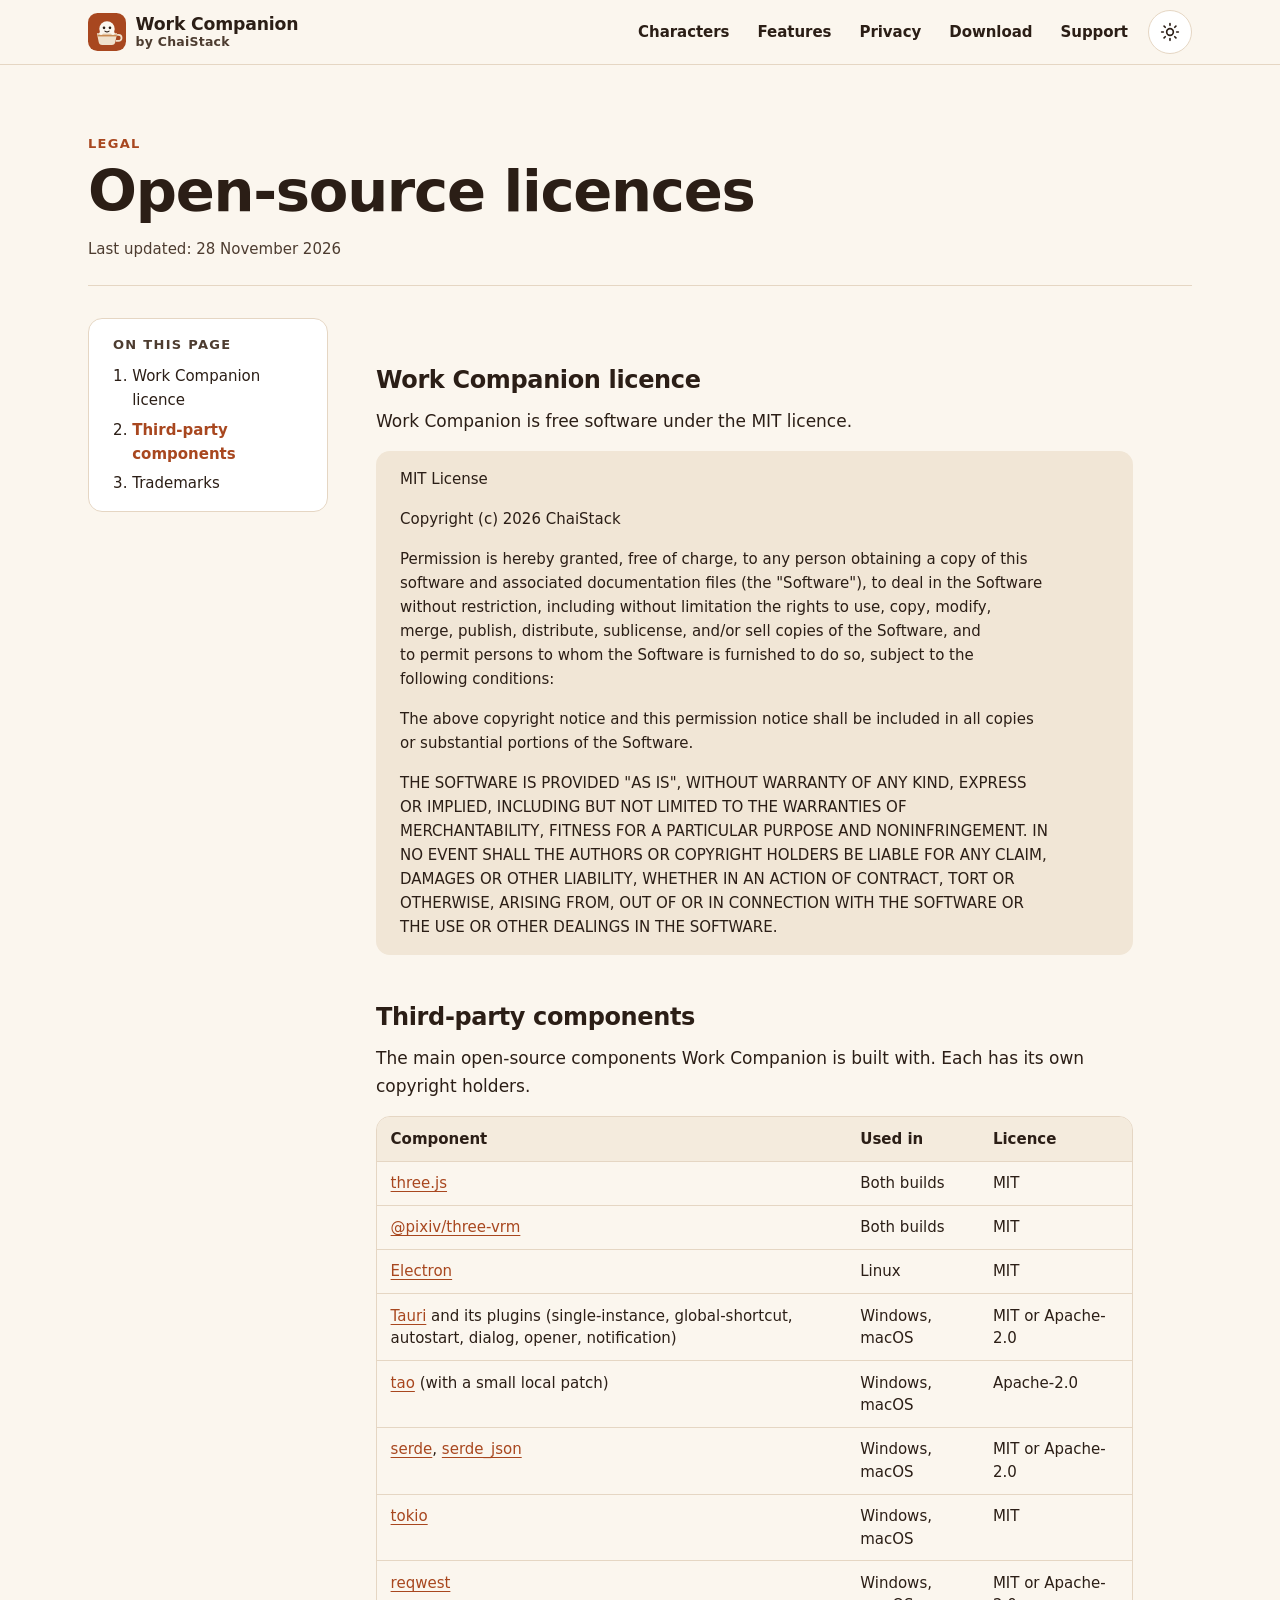
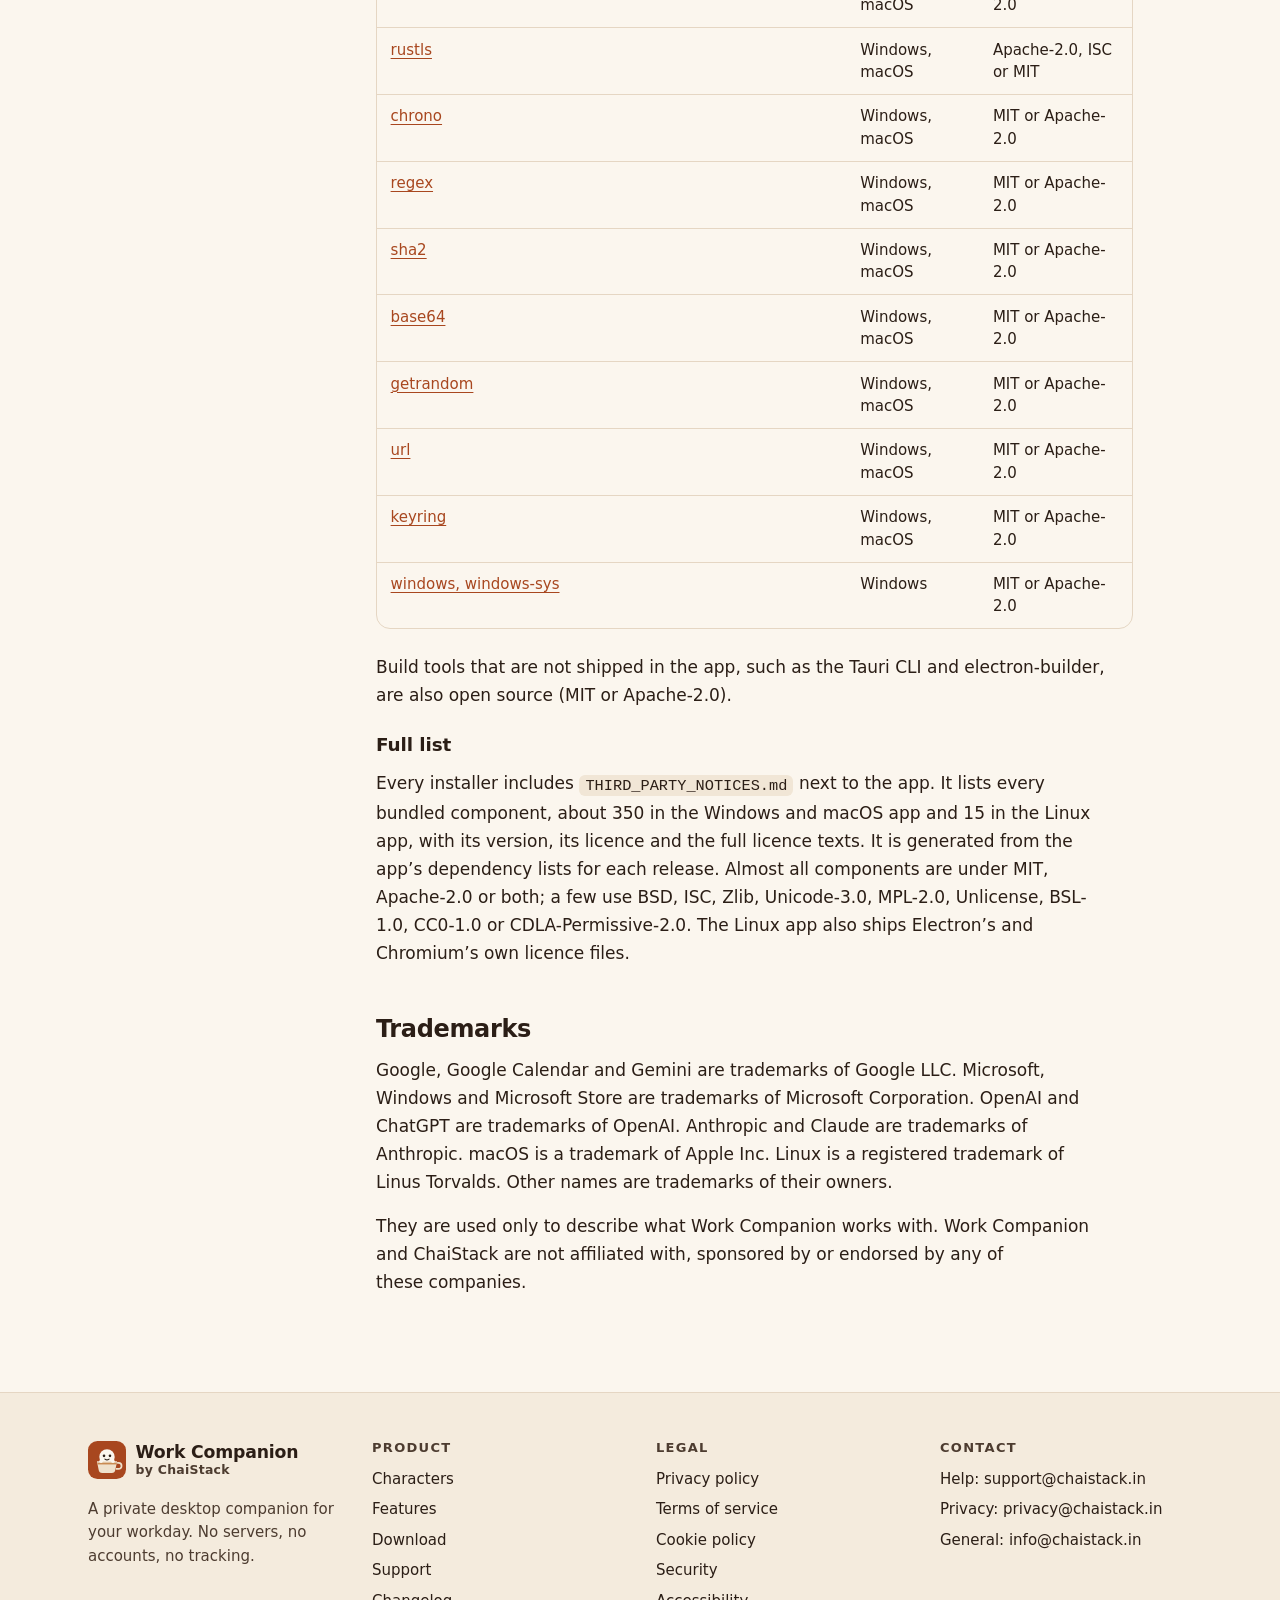
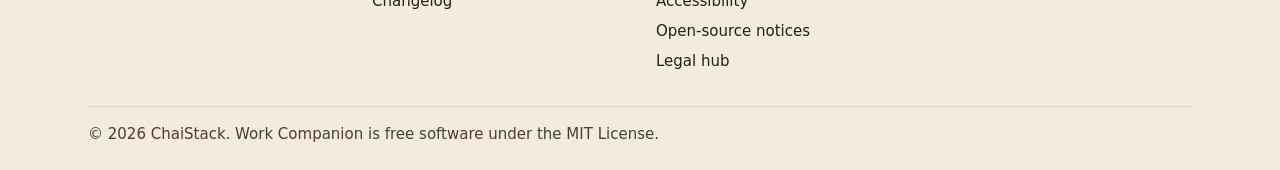
<file: licenses.html>
<!doctype html>
<html lang="en">
<head>
<meta charset="utf-8">
<meta name="viewport" content="width=device-width, initial-scale=1">
<title>Open-source licences · Work Companion</title>
<meta name="description" content="Work Companion's MIT licence and notices for the open-source components it is built with.">
<link rel="canonical" href="https://workcompanion.chaistack.in/licenses.html">
<link rel="icon" href="assets/img/favicon.svg" type="image/svg+xml">
<link rel="stylesheet" href="assets/css/site.css">
<script src="assets/js/site.js" defer></script>
</head>
<body>
<a class="skip" href="#main">Skip to content</a>
<header class="site-header">
  <div class="container">
    <a class="brand" href="./"><svg viewBox="0 0 64 64" aria-hidden="true" focusable="false"><rect width="64" height="64" rx="16" fill="#a8471f"/><circle cx="32" cy="27" r="13" fill="#fbf6ee"/><circle cx="27" cy="25" r="2.2" fill="#2b1e16"/><circle cx="37" cy="25" r="2.2" fill="#2b1e16"/><path d="M28.5 30.5q3.5 2.5 7 0" fill="none" stroke="#2b1e16" stroke-width="1.8" stroke-linecap="round"/><path d="M15 34h34l-3 15a6 6 0 0 1-6 5H24a6 6 0 0 1-6-5z" fill="#efe1cc"/><path d="M49 37h2.5a5 5 0 0 1 0 10H47" fill="none" stroke="#efe1cc" stroke-width="3"/><path d="M16 38h32" stroke="#c98b52" stroke-width="3"/><circle cx="22" cy="34" r="3" fill="#fbf6ee"/><circle cx="42" cy="34" r="3" fill="#fbf6ee"/></svg><span>Work Companion<small>by ChaiStack</small></span></a>
    <button class="icon-btn nav-toggle" type="button" aria-expanded="false" aria-controls="site-nav" aria-label="Menu"><svg viewBox="0 0 24 24" aria-hidden="true"><path d="M4 7h16M4 12h16M4 17h16"/></svg></button>
    <nav class="site-nav" id="site-nav" aria-label="Main">
      <ul>
        <li><a href="./#characters">Characters</a></li>
        <li><a href="./#features">Features</a></li>
        <li><a href="./#privacy">Privacy</a></li>
        <li><a href="download.html">Download</a></li>
        <li><a href="support.html">Support</a></li>
      </ul>
      <button class="icon-btn" id="theme-toggle" type="button" aria-pressed="false" aria-label="Switch theme"><svg class="sun" viewBox="0 0 24 24" aria-hidden="true"><circle cx="12" cy="12" r="4"/><path d="M12 2v2M12 20v2M4.9 4.9l1.4 1.4M17.7 17.7l1.4 1.4M2 12h2M20 12h2M4.9 19.1l1.4-1.4M17.7 6.3l1.4-1.4"/></svg><svg class="moon" viewBox="0 0 24 24" aria-hidden="true"><path d="M20 14.5A8 8 0 1 1 9.5 4a6.5 6.5 0 0 0 10.5 10.5z"/></svg></button>
    </nav>
  </div>
</header>
<main id="main" class="legal">
  <header class="legal-head"><p class="eyebrow">Legal</p><h1>Open-source licences</h1><p class="meta">Last updated: 28 November 2026</p></header>
  <nav class="toc" aria-label="On this page"><ol>
    <li><a href="#work-companion">Work Companion licence</a></li>
    <li><a href="#third-party">Third-party components</a></li>
    <li><a href="#trademarks">Trademarks</a></li>
  </ol></nav>
  <article class="prose">
    <section id="work-companion">
      <h2>Work Companion licence</h2>
      <p>Work Companion is free software under the MIT licence.</p>
      <div class="licence-text">
        <p>MIT License</p>
        <p>Copyright (c) 2026 ChaiStack</p>
        <p>Permission is hereby granted, free of charge, to any person obtaining a copy of this software and associated documentation files (the "Software"), to deal in the Software without restriction, including without limitation the rights to use, copy, modify, merge, publish, distribute, sublicense, and/or sell copies of the Software, and to permit persons to whom the Software is furnished to do so, subject to the following conditions:</p>
        <p>The above copyright notice and this permission notice shall be included in all copies or substantial portions of the Software.</p>
        <p>THE SOFTWARE IS PROVIDED "AS IS", WITHOUT WARRANTY OF ANY KIND, EXPRESS OR IMPLIED, INCLUDING BUT NOT LIMITED TO THE WARRANTIES OF MERCHANTABILITY, FITNESS FOR A PARTICULAR PURPOSE AND NONINFRINGEMENT. IN NO EVENT SHALL THE AUTHORS OR COPYRIGHT HOLDERS BE LIABLE FOR ANY CLAIM, DAMAGES OR OTHER LIABILITY, WHETHER IN AN ACTION OF CONTRACT, TORT OR OTHERWISE, ARISING FROM, OUT OF OR IN CONNECTION WITH THE SOFTWARE OR THE USE OR OTHER DEALINGS IN THE SOFTWARE.</p>
      </div>
    </section>

    <section id="third-party">
      <h2>Third-party components</h2>
      <p>The main open-source components Work Companion is built with. Each has its own copyright holders.</p>
      <div class="table-wrap"><table>
        <thead><tr><th scope="col">Component</th><th scope="col">Used in</th><th scope="col">Licence</th></tr></thead>
        <tbody>
          <tr><td><a href="https://github.com/mrdoob/three.js">three.js</a></td><td>Both builds</td><td>MIT</td></tr>
          <tr><td><a href="https://github.com/pixiv/three-vrm">@pixiv/three-vrm</a></td><td>Both builds</td><td>MIT</td></tr>
          <tr><td><a href="https://github.com/electron/electron">Electron</a></td><td>Linux</td><td>MIT</td></tr>
          <tr><td><a href="https://github.com/tauri-apps/tauri">Tauri</a> and its plugins (single-instance, global-shortcut, autostart, dialog, opener, notification)</td><td>Windows, macOS</td><td>MIT or Apache-2.0</td></tr>
          <tr><td><a href="https://github.com/tauri-apps/tao">tao</a> (with a small local patch)</td><td>Windows, macOS</td><td>Apache-2.0</td></tr>
          <tr><td><a href="https://github.com/serde-rs/serde">serde</a>, <a href="https://github.com/serde-rs/json">serde_json</a></td><td>Windows, macOS</td><td>MIT or Apache-2.0</td></tr>
          <tr><td><a href="https://github.com/tokio-rs/tokio">tokio</a></td><td>Windows, macOS</td><td>MIT</td></tr>
          <tr><td><a href="https://github.com/seanmonstar/reqwest">reqwest</a></td><td>Windows, macOS</td><td>MIT or Apache-2.0</td></tr>
          <tr><td><a href="https://github.com/rustls/rustls">rustls</a></td><td>Windows, macOS</td><td>Apache-2.0, ISC or MIT</td></tr>
          <tr><td><a href="https://github.com/chronotope/chrono">chrono</a></td><td>Windows, macOS</td><td>MIT or Apache-2.0</td></tr>
          <tr><td><a href="https://github.com/rust-lang/regex">regex</a></td><td>Windows, macOS</td><td>MIT or Apache-2.0</td></tr>
          <tr><td><a href="https://github.com/RustCrypto/hashes">sha2</a></td><td>Windows, macOS</td><td>MIT or Apache-2.0</td></tr>
          <tr><td><a href="https://github.com/marshallpierce/rust-base64">base64</a></td><td>Windows, macOS</td><td>MIT or Apache-2.0</td></tr>
          <tr><td><a href="https://github.com/rust-random/getrandom">getrandom</a></td><td>Windows, macOS</td><td>MIT or Apache-2.0</td></tr>
          <tr><td><a href="https://github.com/servo/rust-url">url</a></td><td>Windows, macOS</td><td>MIT or Apache-2.0</td></tr>
          <tr><td><a href="https://github.com/open-source-cooperative/keyring-rs">keyring</a></td><td>Windows, macOS</td><td>MIT or Apache-2.0</td></tr>
          <tr><td><a href="https://github.com/microsoft/windows-rs">windows, windows-sys</a></td><td>Windows</td><td>MIT or Apache-2.0</td></tr>
        </tbody>
      </table></div>
      <p>Build tools that are not shipped in the app, such as the Tauri CLI and electron-builder, are also open source (MIT or Apache-2.0).</p>
      <h3 id="full-list">Full list</h3>
      <p>Every installer includes <code>THIRD_PARTY_NOTICES.md</code> next to the app. It lists every bundled component, about 350 in the Windows and macOS app and 15 in the Linux app, with its version, its licence and the full licence texts. It is generated from the app’s dependency lists for each release. Almost all components are under MIT, Apache-2.0 or both; a few use BSD, ISC, Zlib, Unicode-3.0, MPL-2.0, Unlicense, BSL-1.0, CC0-1.0 or CDLA-Permissive-2.0. The Linux app also ships Electron’s and Chromium’s own licence files.</p>
    </section>

    <section id="trademarks">
      <h2>Trademarks</h2>
      <p>Google, Google Calendar and Gemini are trademarks of Google LLC. Microsoft, Windows and Microsoft Store are trademarks of Microsoft Corporation. OpenAI and ChatGPT are trademarks of OpenAI. Anthropic and Claude are trademarks of Anthropic. macOS is a trademark of Apple Inc. Linux is a registered trademark of Linus Torvalds. Other names are trademarks of their owners.</p>
      <p>They are used only to describe what Work Companion works with. Work Companion and ChaiStack are not affiliated with, sponsored by or endorsed by any of these companies.</p>
    </section>
  </article>
</main>
<footer class="site-footer">
  <div class="container">
    <div class="footer-grid">
      <div class="footer-brand">
        <a class="brand" href="./"><svg viewBox="0 0 64 64" aria-hidden="true" focusable="false"><rect width="64" height="64" rx="16" fill="#a8471f"/><circle cx="32" cy="27" r="13" fill="#fbf6ee"/><circle cx="27" cy="25" r="2.2" fill="#2b1e16"/><circle cx="37" cy="25" r="2.2" fill="#2b1e16"/><path d="M28.5 30.5q3.5 2.5 7 0" fill="none" stroke="#2b1e16" stroke-width="1.8" stroke-linecap="round"/><path d="M15 34h34l-3 15a6 6 0 0 1-6 5H24a6 6 0 0 1-6-5z" fill="#efe1cc"/><path d="M49 37h2.5a5 5 0 0 1 0 10H47" fill="none" stroke="#efe1cc" stroke-width="3"/><path d="M16 38h32" stroke="#c98b52" stroke-width="3"/><circle cx="22" cy="34" r="3" fill="#fbf6ee"/><circle cx="42" cy="34" r="3" fill="#fbf6ee"/></svg><span>Work Companion<small>by ChaiStack</small></span></a>
        <p>A private desktop companion for your workday. No servers, no accounts, no tracking.</p>
      </div>
      <div>
        <h2>Product</h2>
        <ul>
          <li><a href="./#characters">Characters</a></li>
          <li><a href="./#features">Features</a></li>
          <li><a href="download.html">Download</a></li>
          <li><a href="support.html">Support</a></li>
          <li><a href="support.html#changelog">Changelog</a></li>
        </ul>
      </div>
      <div>
        <h2>Legal</h2>
        <ul>
          <li><a href="privacy.html">Privacy policy</a></li>
          <li><a href="terms.html">Terms of service</a></li>
          <li><a href="cookies.html">Cookie policy</a></li>
          <li><a href="security.html">Security</a></li>
          <li><a href="accessibility.html">Accessibility</a></li>
          <li><a href="licenses.html">Open-source notices</a></li>
          <li><a href="legal.html">Legal hub</a></li>
        </ul>
      </div>
      <div>
        <h2>Contact</h2>
        <ul>
          <li>Help: <a href="mailto:support@chaistack.in">support@chaistack.in</a></li>
          <li>Privacy: <a href="mailto:privacy@chaistack.in">privacy@chaistack.in</a></li>
          <li>General: <a href="mailto:info@chaistack.in">info@chaistack.in</a></li>
        </ul>
      </div>
    </div>
    <div class="footer-bottom">
      <p>© 2026 ChaiStack. Work Companion is free software under the MIT License.</p>
    </div>
  </div>
</footer>
</body>
</html>
</file>
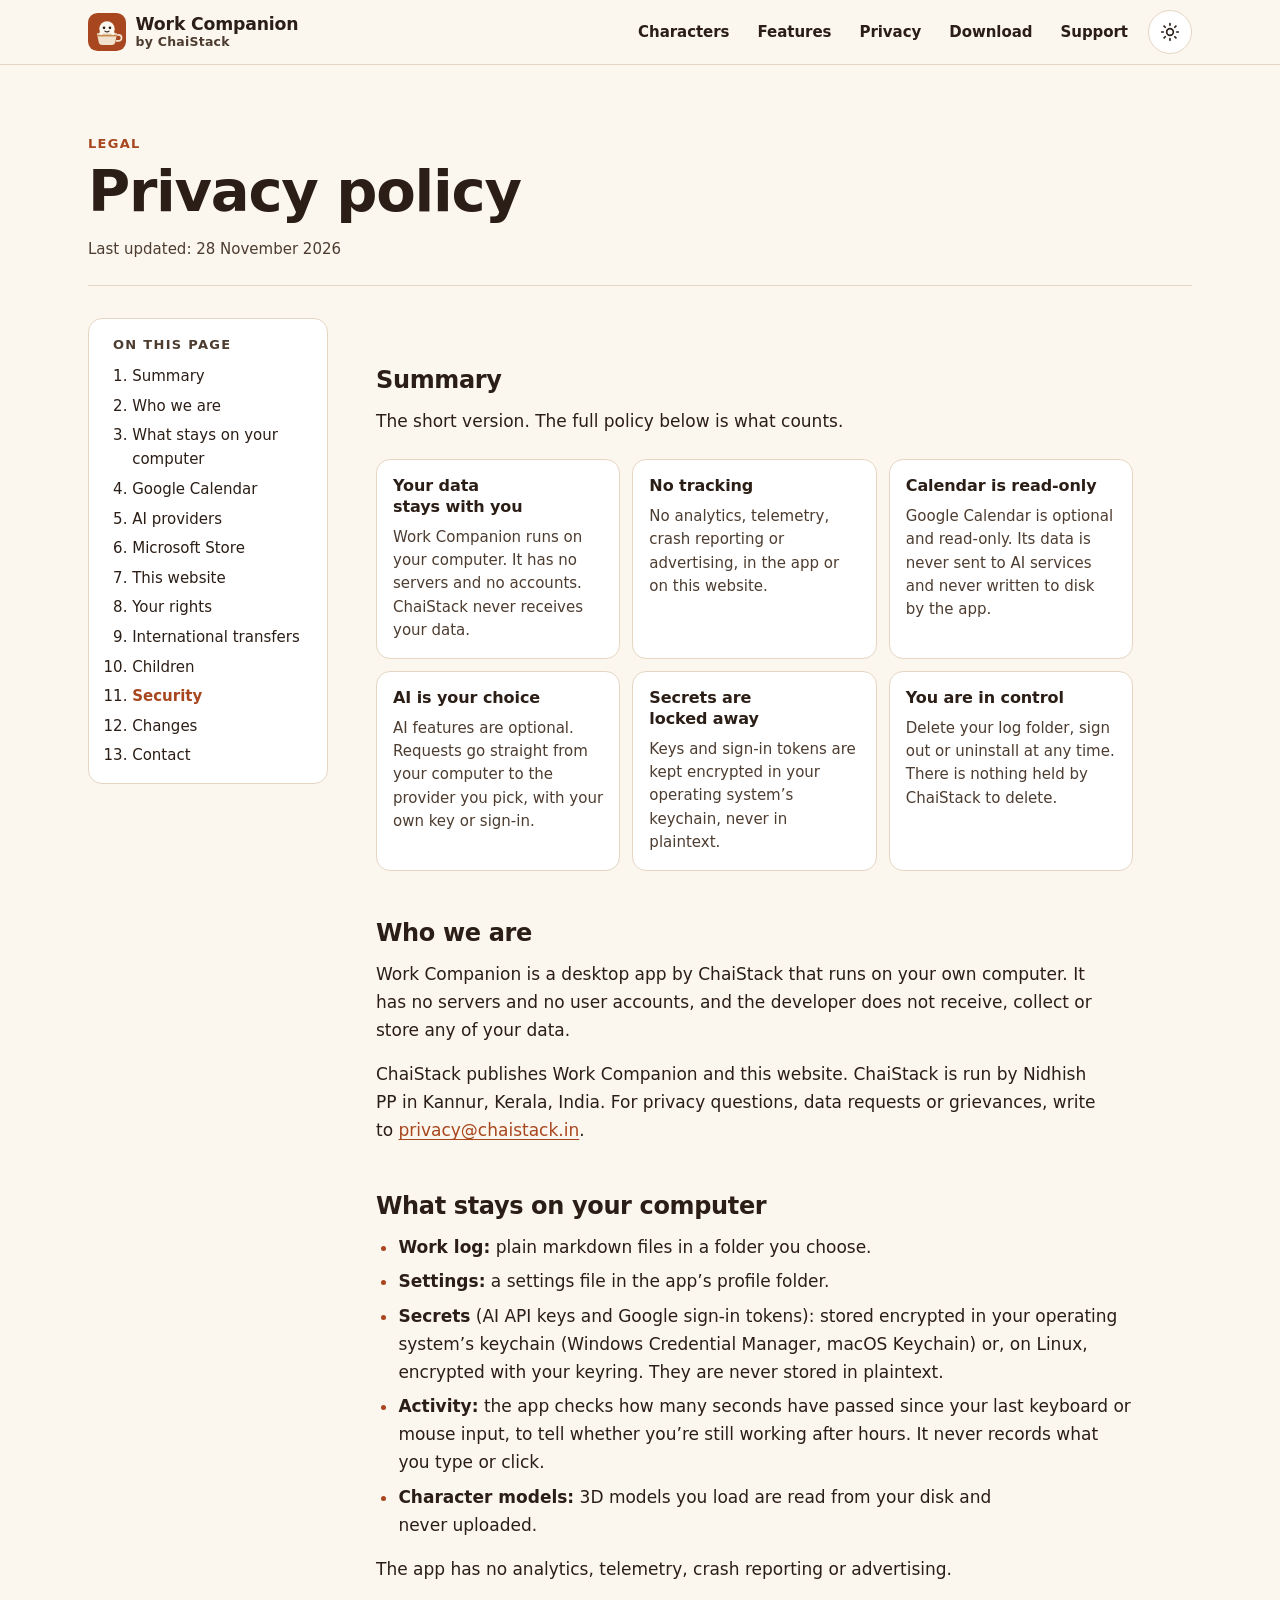
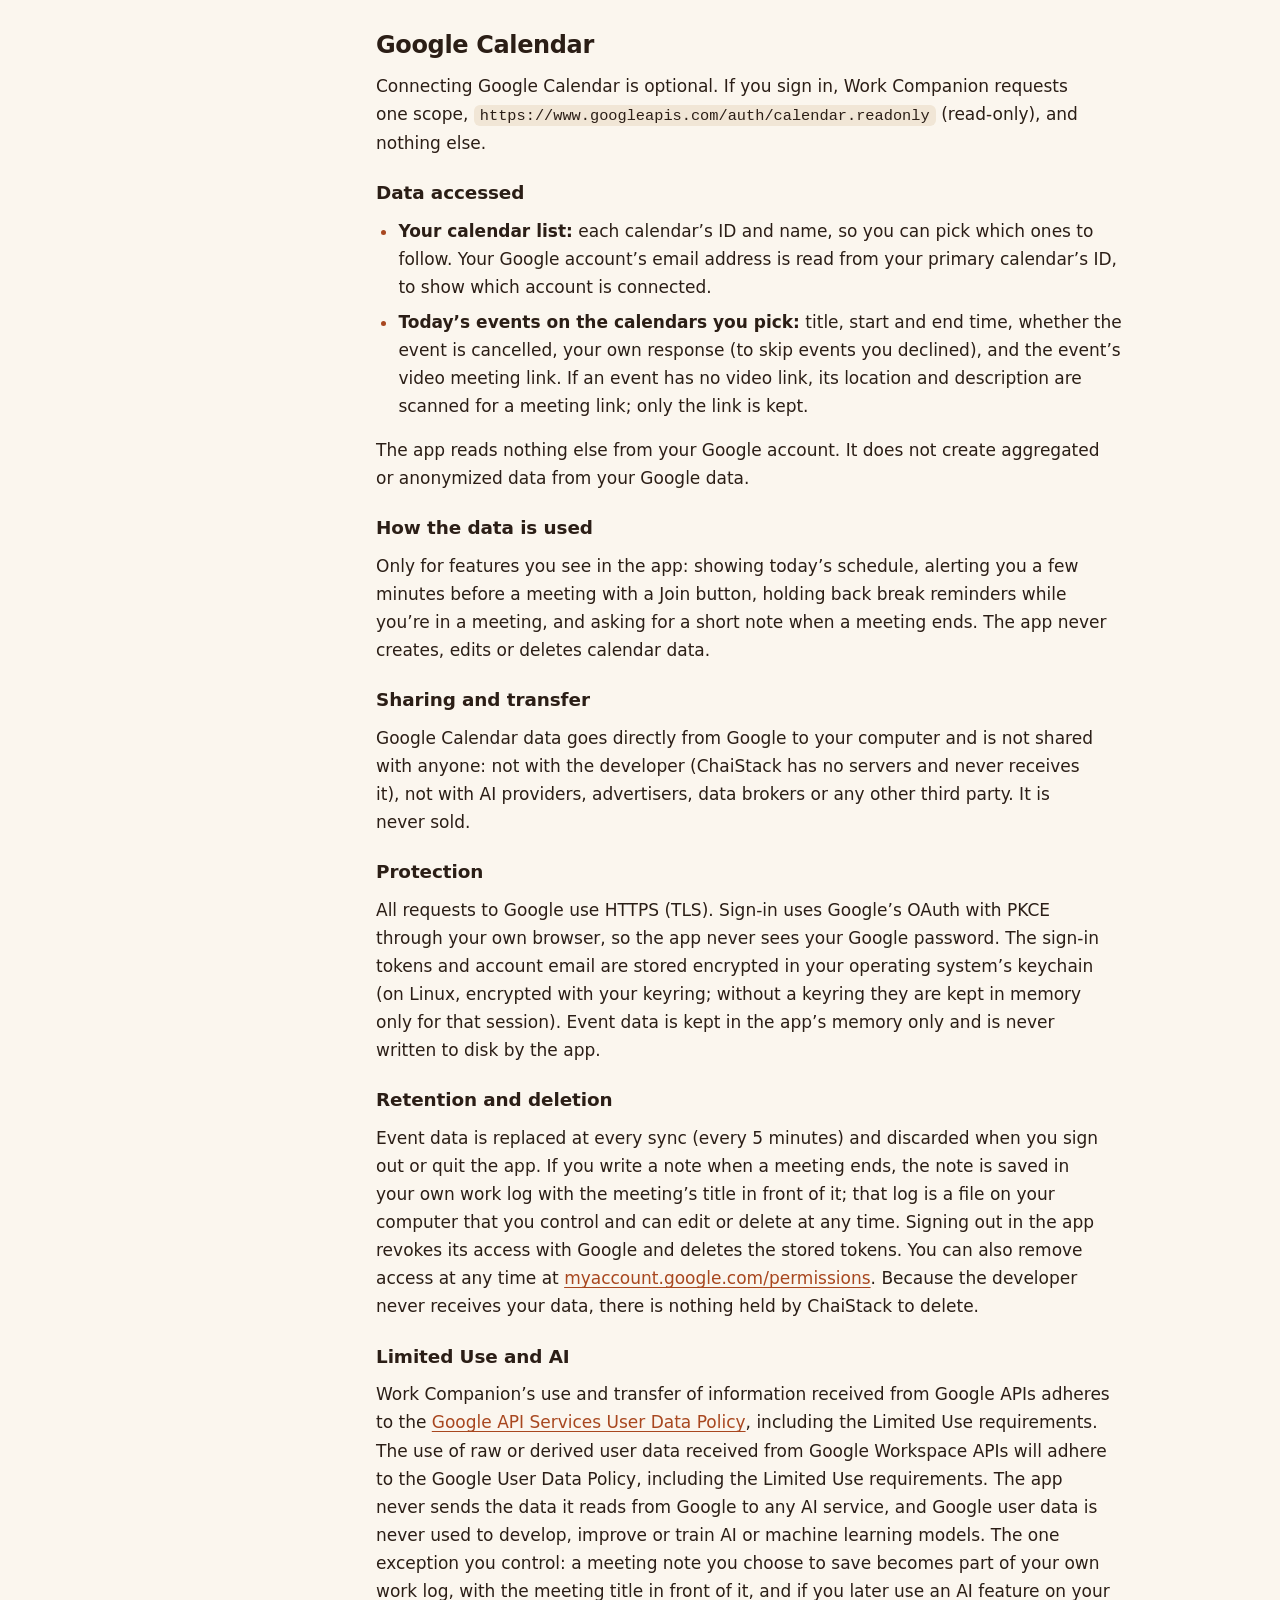
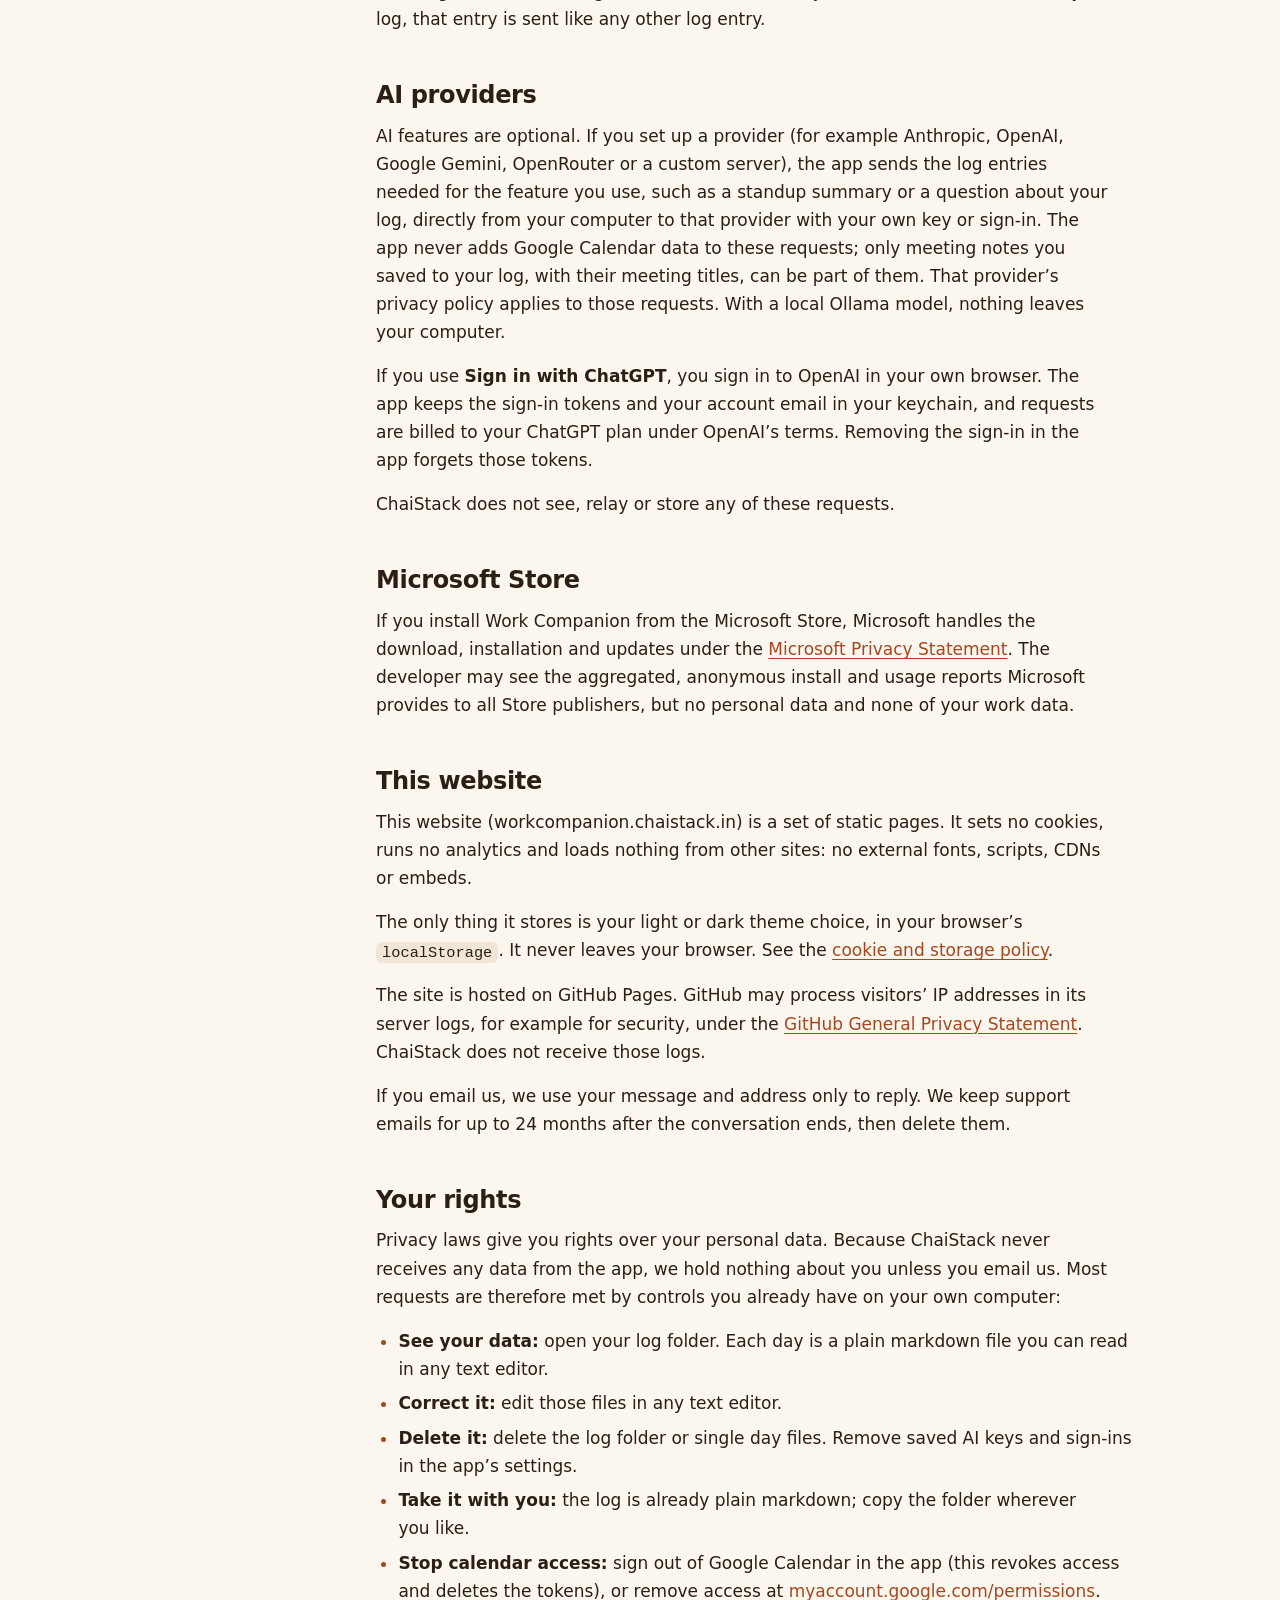
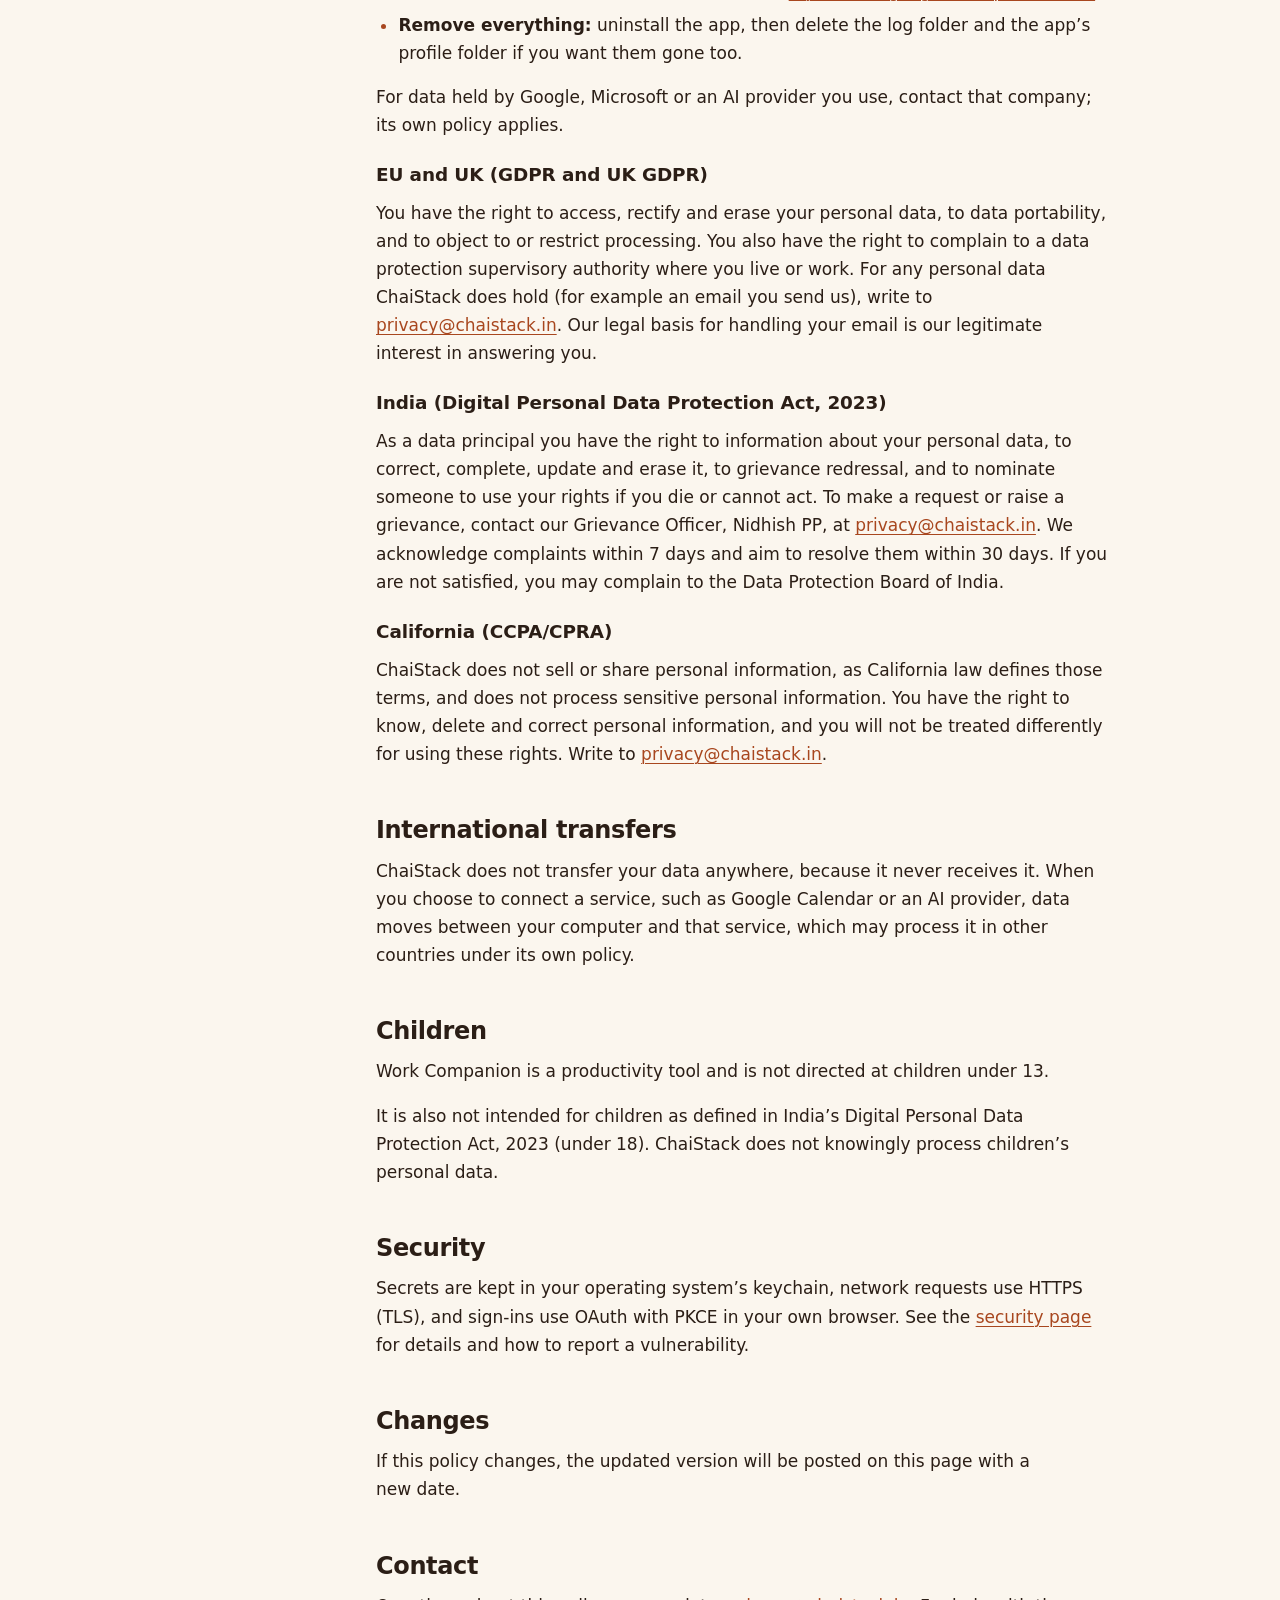
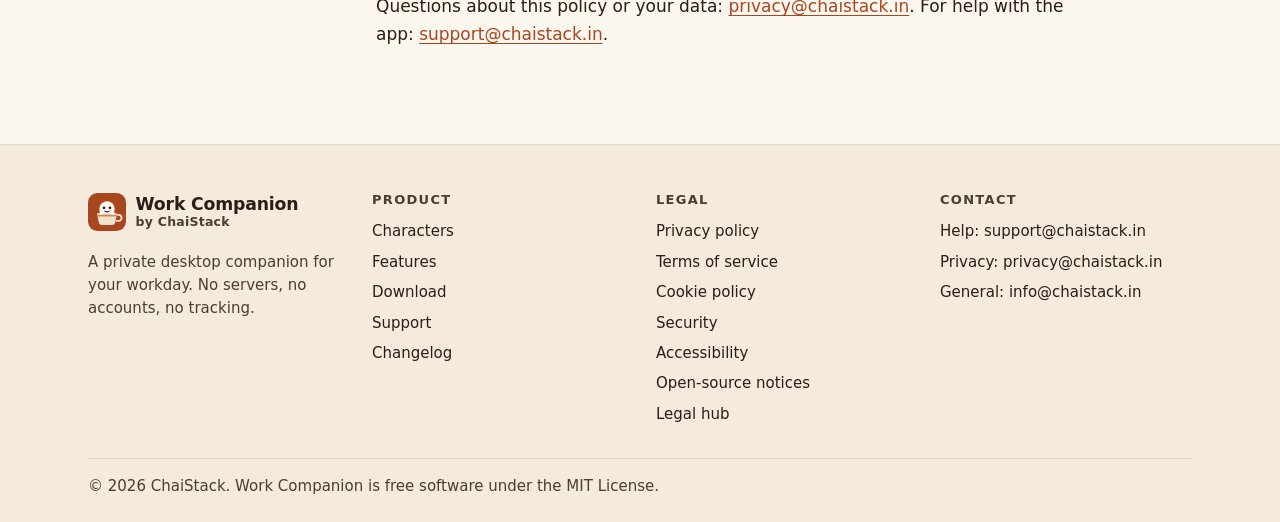
<file: privacy.html>
<!doctype html>
<html lang="en">
<head>
<meta charset="utf-8">
<meta name="viewport" content="width=device-width, initial-scale=1">
<title>Privacy policy · Work Companion</title>
<meta name="description" content="How Work Companion handles your data: everything stays on your computer. No servers, no accounts, no analytics. Covers Google Calendar, AI providers, this website and your rights.">
<link rel="canonical" href="https://workcompanion.chaistack.in/privacy.html">
<link rel="icon" href="assets/img/favicon.svg" type="image/svg+xml">
<link rel="stylesheet" href="assets/css/site.css">
<script src="assets/js/site.js" defer></script>
</head>
<body>
<a class="skip" href="#main">Skip to content</a>
<header class="site-header">
  <div class="container">
    <a class="brand" href="./"><svg viewBox="0 0 64 64" aria-hidden="true" focusable="false"><rect width="64" height="64" rx="16" fill="#a8471f"/><circle cx="32" cy="27" r="13" fill="#fbf6ee"/><circle cx="27" cy="25" r="2.2" fill="#2b1e16"/><circle cx="37" cy="25" r="2.2" fill="#2b1e16"/><path d="M28.5 30.5q3.5 2.5 7 0" fill="none" stroke="#2b1e16" stroke-width="1.8" stroke-linecap="round"/><path d="M15 34h34l-3 15a6 6 0 0 1-6 5H24a6 6 0 0 1-6-5z" fill="#efe1cc"/><path d="M49 37h2.5a5 5 0 0 1 0 10H47" fill="none" stroke="#efe1cc" stroke-width="3"/><path d="M16 38h32" stroke="#c98b52" stroke-width="3"/><circle cx="22" cy="34" r="3" fill="#fbf6ee"/><circle cx="42" cy="34" r="3" fill="#fbf6ee"/></svg><span>Work Companion<small>by ChaiStack</small></span></a>
    <button class="icon-btn nav-toggle" type="button" aria-expanded="false" aria-controls="site-nav" aria-label="Menu"><svg viewBox="0 0 24 24" aria-hidden="true"><path d="M4 7h16M4 12h16M4 17h16"/></svg></button>
    <nav class="site-nav" id="site-nav" aria-label="Main">
      <ul>
        <li><a href="./#characters">Characters</a></li>
        <li><a href="./#features">Features</a></li>
        <li><a href="./#privacy">Privacy</a></li>
        <li><a href="download.html">Download</a></li>
        <li><a href="support.html">Support</a></li>
      </ul>
      <button class="icon-btn" id="theme-toggle" type="button" aria-pressed="false" aria-label="Switch theme"><svg class="sun" viewBox="0 0 24 24" aria-hidden="true"><circle cx="12" cy="12" r="4"/><path d="M12 2v2M12 20v2M4.9 4.9l1.4 1.4M17.7 17.7l1.4 1.4M2 12h2M20 12h2M4.9 19.1l1.4-1.4M17.7 6.3l1.4-1.4"/></svg><svg class="moon" viewBox="0 0 24 24" aria-hidden="true"><path d="M20 14.5A8 8 0 1 1 9.5 4a6.5 6.5 0 0 0 10.5 10.5z"/></svg></button>
    </nav>
  </div>
</header>
<main id="main" class="legal">
  <header class="legal-head"><p class="eyebrow">Legal</p><h1>Privacy policy</h1><p class="meta">Last updated: 28 November 2026</p></header>
  <nav class="toc" aria-label="On this page"><ol>
    <li><a href="#summary">Summary</a></li>
    <li><a href="#who-we-are">Who we are</a></li>
    <li><a href="#on-your-computer">What stays on your computer</a></li>
    <li><a href="#google-calendar">Google Calendar</a></li>
    <li><a href="#ai-providers">AI providers</a></li>
    <li><a href="#microsoft-store">Microsoft Store</a></li>
    <li><a href="#website">This website</a></li>
    <li><a href="#your-rights">Your rights</a></li>
    <li><a href="#transfers">International transfers</a></li>
    <li><a href="#children">Children</a></li>
    <li><a href="#security">Security</a></li>
    <li><a href="#changes">Changes</a></li>
    <li><a href="#contact">Contact</a></li>
  </ol></nav>
  <article class="prose">
    <section id="summary">
      <h2>Summary</h2>
      <p>The short version. The full policy below is what counts.</p>
      <div class="summary-grid">
        <div class="summary-card"><h3>Your data stays with you</h3><p>Work Companion runs on your computer. It has no servers and no accounts. ChaiStack never receives your data.</p></div>
        <div class="summary-card"><h3>No tracking</h3><p>No analytics, telemetry, crash reporting or advertising, in the app or on this website.</p></div>
        <div class="summary-card"><h3>Calendar is read-only</h3><p>Google Calendar is optional and read-only. Its data is never sent to AI services and never written to disk by the app.</p></div>
        <div class="summary-card"><h3>AI is your choice</h3><p>AI features are optional. Requests go straight from your computer to the provider you pick, with your own key or sign-in.</p></div>
        <div class="summary-card"><h3>Secrets are locked away</h3><p>Keys and sign-in tokens are kept encrypted in your operating system’s keychain, never in plaintext.</p></div>
        <div class="summary-card"><h3>You are in control</h3><p>Delete your log folder, sign out or uninstall at any time. There is nothing held by ChaiStack to delete.</p></div>
      </div>
    </section>

    <section id="who-we-are">
      <h2>Who we are</h2>
      <p>Work Companion is a desktop app by ChaiStack that runs on your own computer. It has no servers and no user accounts, and the developer does not receive, collect or store any of your data.</p>
      <p>ChaiStack publishes Work Companion and this website. ChaiStack is run by Nidhish PP in Kannur, Kerala, India. For privacy questions, data requests or grievances, write to <a href="mailto:privacy@chaistack.in">privacy@chaistack.in</a>.</p>
    </section>

    <section id="on-your-computer">
      <h2>What stays on your computer</h2>
      <ul>
        <li><strong>Work log:</strong> plain markdown files in a folder you choose.</li>
        <li><strong>Settings:</strong> a settings file in the app’s profile folder.</li>
        <li><strong>Secrets</strong> (AI API keys and Google sign-in tokens): stored encrypted in your operating system’s keychain (Windows Credential Manager, macOS Keychain) or, on Linux, encrypted with your keyring. They are never stored in plaintext.</li>
        <li><strong>Activity:</strong> the app checks how many seconds have passed since your last keyboard or mouse input, to tell whether you’re still working after hours. It never records what you type or click.</li>
        <li><strong>Character models:</strong> 3D models you load are read from your disk and never uploaded.</li>
      </ul>
      <p>The app has no analytics, telemetry, crash reporting or advertising.</p>
    </section>

    <section id="google-calendar">
      <h2>Google Calendar</h2>
      <p>Connecting Google Calendar is optional. If you sign in, Work Companion requests one scope, <code>https://www.googleapis.com/auth/calendar.readonly</code> (read-only), and nothing else.</p>

      <h3 id="calendar-data-accessed">Data accessed</h3>
      <ul>
        <li><strong>Your calendar list:</strong> each calendar’s ID and name, so you can pick which ones to follow. Your Google account’s email address is read from your primary calendar’s ID, to show which account is connected.</li>
        <li><strong>Today’s events on the calendars you pick:</strong> title, start and end time, whether the event is cancelled, your own response (to skip events you declined), and the event’s video meeting link. If an event has no video link, its location and description are scanned for a meeting link; only the link is kept.</li>
      </ul>
      <p>The app reads nothing else from your Google account. It does not create aggregated or anonymized data from your Google data.</p>

      <h3 id="calendar-use">How the data is used</h3>
      <p>Only for features you see in the app: showing today’s schedule, alerting you a few minutes before a meeting with a Join button, holding back break reminders while you’re in a meeting, and asking for a short note when a meeting ends. The app never creates, edits or deletes calendar data.</p>

      <h3 id="calendar-sharing">Sharing and transfer</h3>
      <p>Google Calendar data goes directly from Google to your computer and is not shared with anyone: not with the developer (ChaiStack has no servers and never receives it), not with AI providers, advertisers, data brokers or any other third party. It is never sold.</p>

      <h3 id="calendar-protection">Protection</h3>
      <p>All requests to Google use HTTPS (TLS). Sign-in uses Google’s OAuth with PKCE through your own browser, so the app never sees your Google password. The sign-in tokens and account email are stored encrypted in your operating system’s keychain (on Linux, encrypted with your keyring; without a keyring they are kept in memory only for that session). Event data is kept in the app’s memory only and is never written to disk by the app.</p>

      <h3 id="calendar-retention">Retention and deletion</h3>
      <p>Event data is replaced at every sync (every 5 minutes) and discarded when you sign out or quit the app. If you write a note when a meeting ends, the note is saved in your own work log with the meeting’s title in front of it; that log is a file on your computer that you control and can edit or delete at any time. Signing out in the app revokes its access with Google and deletes the stored tokens. You can also remove access at any time at <a href="https://myaccount.google.com/permissions">myaccount.google.com/permissions</a>. Because the developer never receives your data, there is nothing held by ChaiStack to delete.</p>

      <h3 id="limited-use">Limited Use and AI</h3>
      <p>Work Companion’s use and transfer of information received from Google APIs adheres to the <a href="https://developers.google.com/terms/api-services-user-data-policy">Google API Services User Data Policy</a>, including the Limited Use requirements. The use of raw or derived user data received from Google Workspace APIs will adhere to the Google User Data Policy, including the Limited Use requirements. The app never sends the data it reads from Google to any AI service, and Google user data is never used to develop, improve or train AI or machine learning models. The one exception you control: a meeting note you choose to save becomes part of your own work log, with the meeting title in front of it, and if you later use an AI feature on your log, that entry is sent like any other log entry.</p>
    </section>

    <section id="ai-providers">
      <h2>AI providers</h2>
      <p>AI features are optional. If you set up a provider (for example Anthropic, OpenAI, Google Gemini, OpenRouter or a custom server), the app sends the log entries needed for the feature you use, such as a standup summary or a question about your log, directly from your computer to that provider with your own key or sign-in. The app never adds Google Calendar data to these requests; only meeting notes you saved to your log, with their meeting titles, can be part of them. That provider’s privacy policy applies to those requests. With a local Ollama model, nothing leaves your computer.</p>
      <p>If you use <strong>Sign in with ChatGPT</strong>, you sign in to OpenAI in your own browser. The app keeps the sign-in tokens and your account email in your keychain, and requests are billed to your ChatGPT plan under OpenAI’s terms. Removing the sign-in in the app forgets those tokens.</p>
      <p>ChaiStack does not see, relay or store any of these requests.</p>
    </section>

    <section id="microsoft-store">
      <h2>Microsoft Store</h2>
      <p>If you install Work Companion from the Microsoft Store, Microsoft handles the download, installation and updates under the <a href="https://privacy.microsoft.com/privacystatement">Microsoft Privacy Statement</a>. The developer may see the aggregated, anonymous install and usage reports Microsoft provides to all Store publishers, but no personal data and none of your work data.</p>
    </section>

    <section id="website">
      <h2>This website</h2>
      <p>This website (workcompanion.chaistack.in) is a set of static pages. It sets no cookies, runs no analytics and loads nothing from other sites: no external fonts, scripts, CDNs or embeds.</p>
      <p>The only thing it stores is your light or dark theme choice, in your browser’s <code>localStorage</code>. It never leaves your browser. See the <a href="cookies.html">cookie and storage policy</a>.</p>
      <p>The site is hosted on GitHub Pages. GitHub may process visitors’ IP addresses in its server logs, for example for security, under the <a href="https://docs.github.com/en/site-policy/privacy-policies/github-general-privacy-statement">GitHub General Privacy Statement</a>. ChaiStack does not receive those logs.</p>
      <p>If you email us, we use your message and address only to reply. We keep support emails for up to 24 months after the conversation ends, then delete them.</p>
    </section>

    <section id="your-rights">
      <h2>Your rights</h2>
      <p>Privacy laws give you rights over your personal data. Because ChaiStack never receives any data from the app, we hold nothing about you unless you email us. Most requests are therefore met by controls you already have on your own computer:</p>
      <ul>
        <li><strong>See your data:</strong> open your log folder. Each day is a plain markdown file you can read in any text editor.</li>
        <li><strong>Correct it:</strong> edit those files in any text editor.</li>
        <li><strong>Delete it:</strong> delete the log folder or single day files. Remove saved AI keys and sign-ins in the app’s settings.</li>
        <li><strong>Take it with you:</strong> the log is already plain markdown; copy the folder wherever you like.</li>
        <li><strong>Stop calendar access:</strong> sign out of Google Calendar in the app (this revokes access and deletes the tokens), or remove access at <a href="https://myaccount.google.com/permissions">myaccount.google.com/permissions</a>.</li>
        <li><strong>Remove everything:</strong> uninstall the app, then delete the log folder and the app’s profile folder if you want them gone too.</li>
      </ul>
      <p>For data held by Google, Microsoft or an AI provider you use, contact that company; its own policy applies.</p>

      <h3 id="rights-gdpr">EU and UK (GDPR and UK GDPR)</h3>
      <p>You have the right to access, rectify and erase your personal data, to data portability, and to object to or restrict processing. You also have the right to complain to a data protection supervisory authority where you live or work. For any personal data ChaiStack does hold (for example an email you send us), write to <a href="mailto:privacy@chaistack.in">privacy@chaistack.in</a>. Our legal basis for handling your email is our legitimate interest in answering you.</p>

      <h3 id="rights-dpdp">India (Digital Personal Data Protection Act, 2023)</h3>
      <p>As a data principal you have the right to information about your personal data, to correct, complete, update and erase it, to grievance redressal, and to nominate someone to use your rights if you die or cannot act. To make a request or raise a grievance, contact our Grievance Officer, Nidhish PP, at <a href="mailto:privacy@chaistack.in">privacy@chaistack.in</a>. We acknowledge complaints within 7 days and aim to resolve them within 30 days. If you are not satisfied, you may complain to the Data Protection Board of India.</p>

      <h3 id="rights-ccpa">California (CCPA/CPRA)</h3>
      <p>ChaiStack does not sell or share personal information, as California law defines those terms, and does not process sensitive personal information. You have the right to know, delete and correct personal information, and you will not be treated differently for using these rights. Write to <a href="mailto:privacy@chaistack.in">privacy@chaistack.in</a>.</p>
    </section>

    <section id="transfers">
      <h2>International transfers</h2>
      <p>ChaiStack does not transfer your data anywhere, because it never receives it. When you choose to connect a service, such as Google Calendar or an AI provider, data moves between your computer and that service, which may process it in other countries under its own policy.</p>
    </section>

    <section id="children">
      <h2>Children</h2>
      <p>Work Companion is a productivity tool and is not directed at children under 13.</p>
      <p>It is also not intended for children as defined in India’s Digital Personal Data Protection Act, 2023 (under 18). ChaiStack does not knowingly process children’s personal data.</p>
    </section>

    <section id="security">
      <h2>Security</h2>
      <p>Secrets are kept in your operating system’s keychain, network requests use HTTPS (TLS), and sign-ins use OAuth with PKCE in your own browser. See the <a href="security.html">security page</a> for details and how to report a vulnerability.</p>
    </section>

    <section id="changes">
      <h2>Changes</h2>
      <p>If this policy changes, the updated version will be posted on this page with a new date.</p>
    </section>

    <section id="contact">
      <h2>Contact</h2>
      <p>Questions about this policy or your data: <a href="mailto:privacy@chaistack.in">privacy@chaistack.in</a>. For help with the app: <a href="mailto:support@chaistack.in">support@chaistack.in</a>.</p>
    </section>
  </article>
</main>
<footer class="site-footer">
  <div class="container">
    <div class="footer-grid">
      <div class="footer-brand">
        <a class="brand" href="./"><svg viewBox="0 0 64 64" aria-hidden="true" focusable="false"><rect width="64" height="64" rx="16" fill="#a8471f"/><circle cx="32" cy="27" r="13" fill="#fbf6ee"/><circle cx="27" cy="25" r="2.2" fill="#2b1e16"/><circle cx="37" cy="25" r="2.2" fill="#2b1e16"/><path d="M28.5 30.5q3.5 2.5 7 0" fill="none" stroke="#2b1e16" stroke-width="1.8" stroke-linecap="round"/><path d="M15 34h34l-3 15a6 6 0 0 1-6 5H24a6 6 0 0 1-6-5z" fill="#efe1cc"/><path d="M49 37h2.5a5 5 0 0 1 0 10H47" fill="none" stroke="#efe1cc" stroke-width="3"/><path d="M16 38h32" stroke="#c98b52" stroke-width="3"/><circle cx="22" cy="34" r="3" fill="#fbf6ee"/><circle cx="42" cy="34" r="3" fill="#fbf6ee"/></svg><span>Work Companion<small>by ChaiStack</small></span></a>
        <p>A private desktop companion for your workday. No servers, no accounts, no tracking.</p>
      </div>
      <div>
        <h2>Product</h2>
        <ul>
          <li><a href="./#characters">Characters</a></li>
          <li><a href="./#features">Features</a></li>
          <li><a href="download.html">Download</a></li>
          <li><a href="support.html">Support</a></li>
          <li><a href="support.html#changelog">Changelog</a></li>
        </ul>
      </div>
      <div>
        <h2>Legal</h2>
        <ul>
          <li><a href="privacy.html">Privacy policy</a></li>
          <li><a href="terms.html">Terms of service</a></li>
          <li><a href="cookies.html">Cookie policy</a></li>
          <li><a href="security.html">Security</a></li>
          <li><a href="accessibility.html">Accessibility</a></li>
          <li><a href="licenses.html">Open-source notices</a></li>
          <li><a href="legal.html">Legal hub</a></li>
        </ul>
      </div>
      <div>
        <h2>Contact</h2>
        <ul>
          <li>Help: <a href="mailto:support@chaistack.in">support@chaistack.in</a></li>
          <li>Privacy: <a href="mailto:privacy@chaistack.in">privacy@chaistack.in</a></li>
          <li>General: <a href="mailto:info@chaistack.in">info@chaistack.in</a></li>
        </ul>
      </div>
    </div>
    <div class="footer-bottom">
      <p>© 2026 ChaiStack. Work Companion is free software under the MIT License.</p>
    </div>
  </div>
</footer>
</body>
</html>
</file>
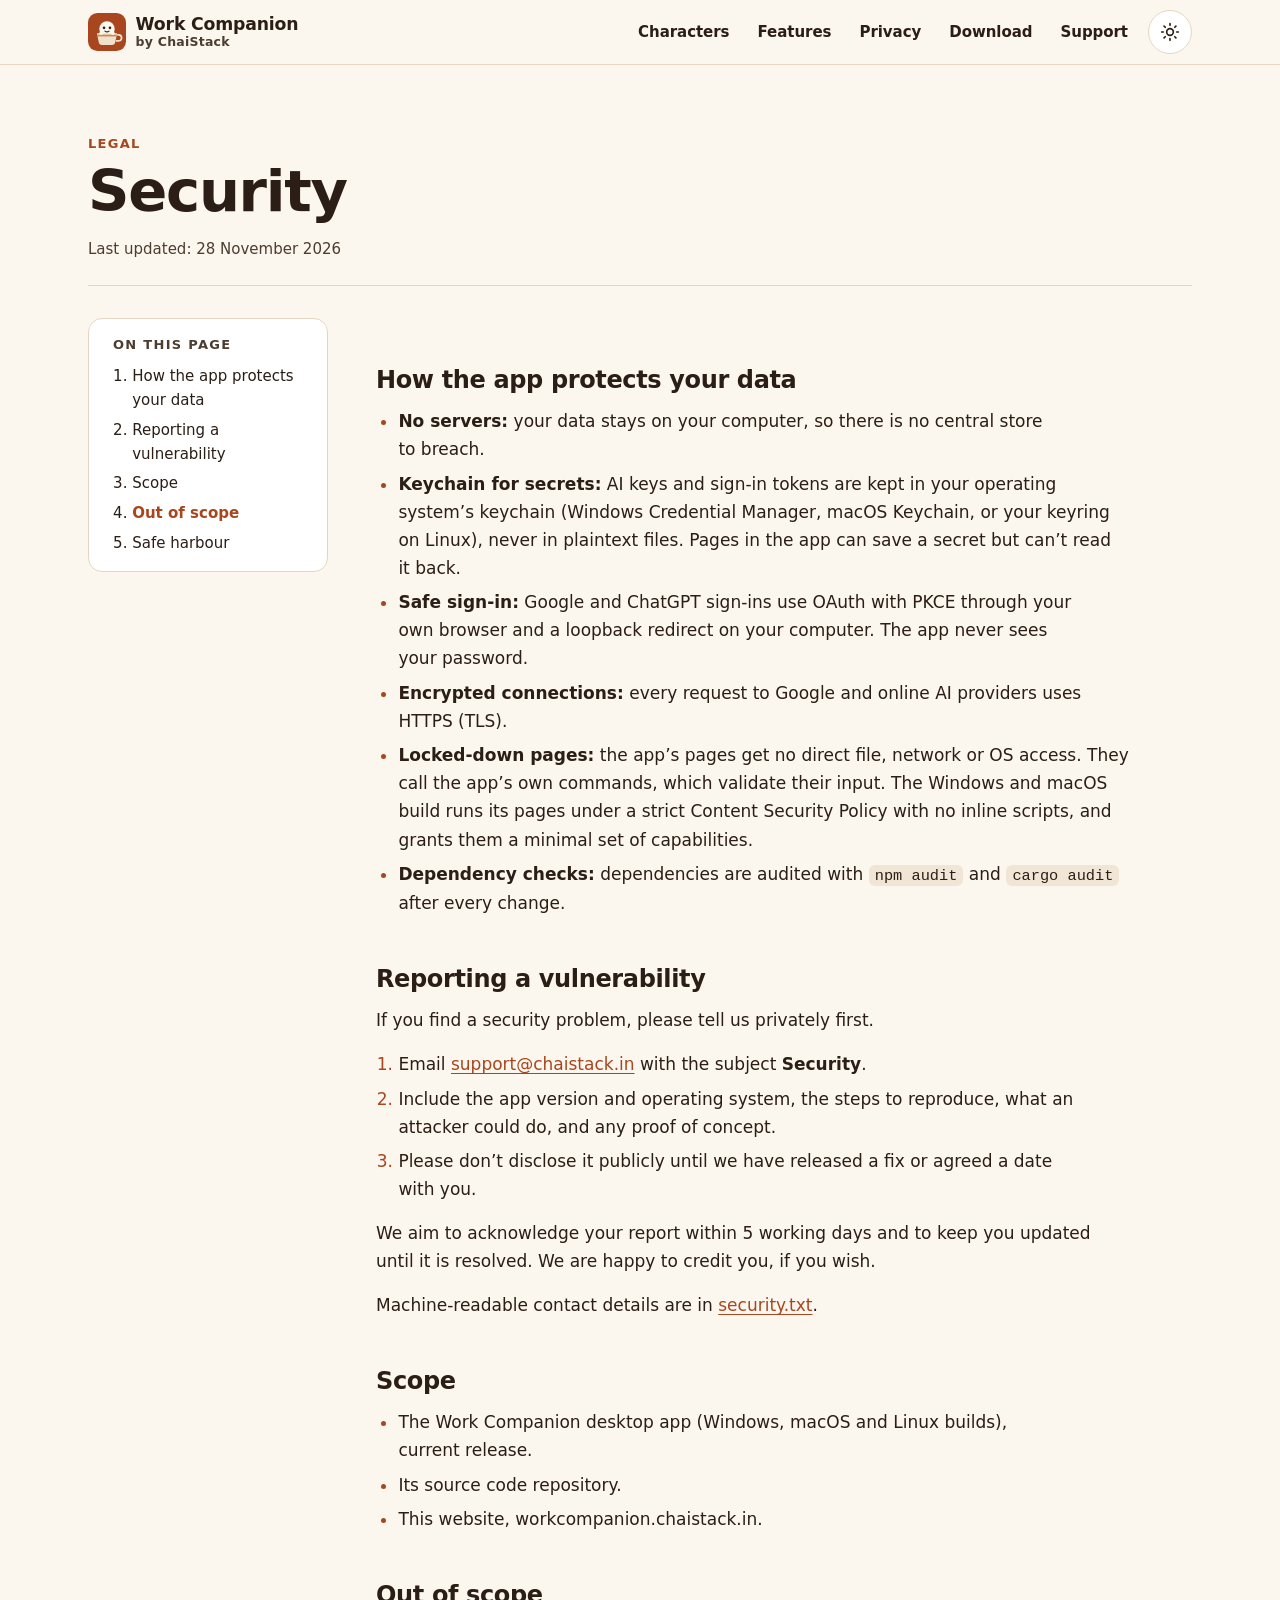
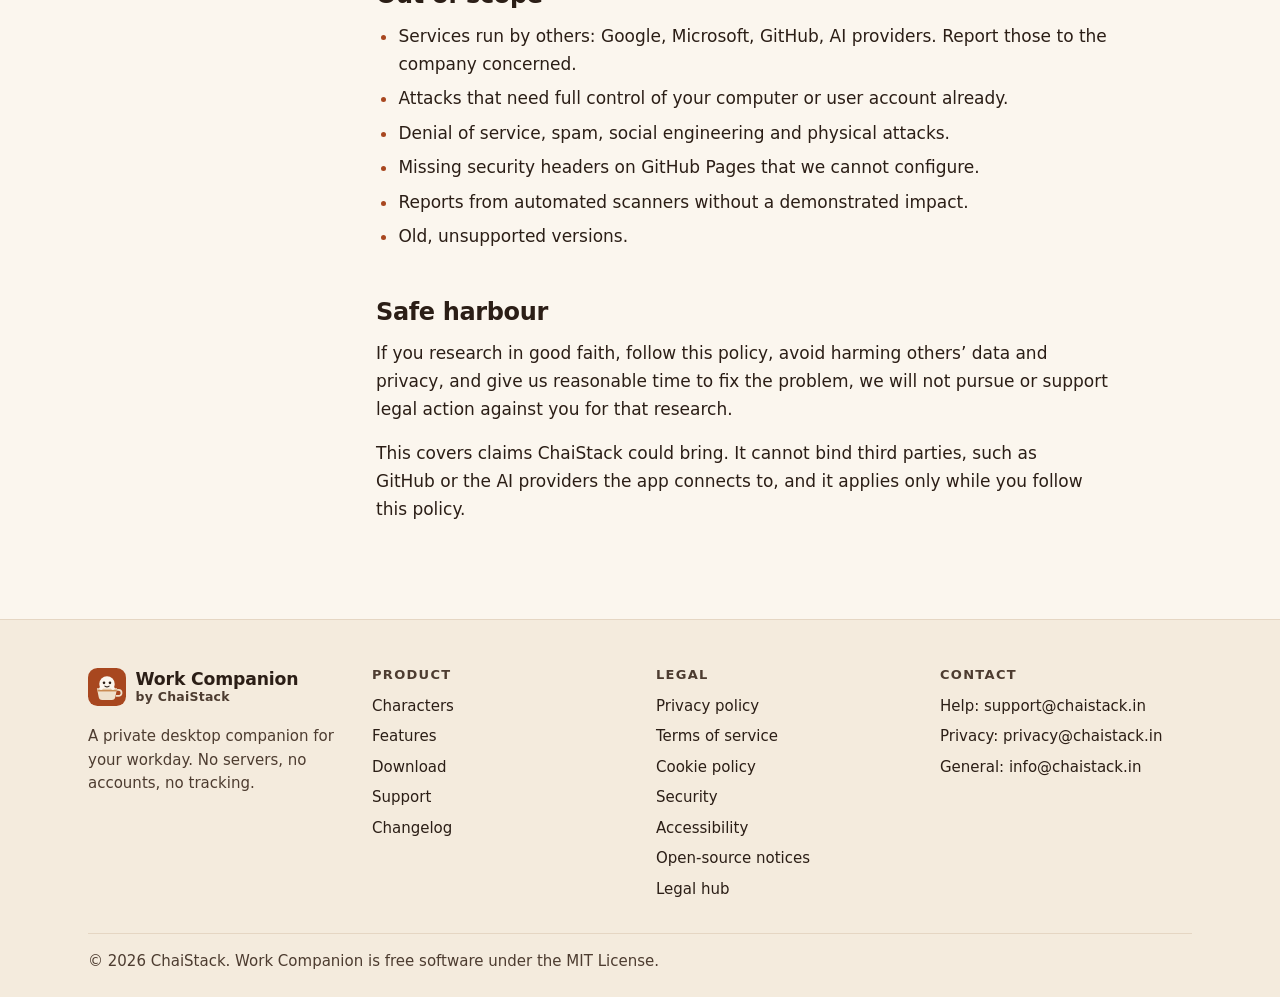
<file: security.html>
<!doctype html>
<html lang="en">
<head>
<meta charset="utf-8">
<meta name="viewport" content="width=device-width, initial-scale=1">
<title>Security · Work Companion</title>
<meta name="description" content="How Work Companion protects your data, and how to report a security vulnerability.">
<link rel="canonical" href="https://workcompanion.chaistack.in/security.html">
<link rel="icon" href="assets/img/favicon.svg" type="image/svg+xml">
<link rel="stylesheet" href="assets/css/site.css">
<script src="assets/js/site.js" defer></script>
</head>
<body>
<a class="skip" href="#main">Skip to content</a>
<header class="site-header">
  <div class="container">
    <a class="brand" href="./"><svg viewBox="0 0 64 64" aria-hidden="true" focusable="false"><rect width="64" height="64" rx="16" fill="#a8471f"/><circle cx="32" cy="27" r="13" fill="#fbf6ee"/><circle cx="27" cy="25" r="2.2" fill="#2b1e16"/><circle cx="37" cy="25" r="2.2" fill="#2b1e16"/><path d="M28.5 30.5q3.5 2.5 7 0" fill="none" stroke="#2b1e16" stroke-width="1.8" stroke-linecap="round"/><path d="M15 34h34l-3 15a6 6 0 0 1-6 5H24a6 6 0 0 1-6-5z" fill="#efe1cc"/><path d="M49 37h2.5a5 5 0 0 1 0 10H47" fill="none" stroke="#efe1cc" stroke-width="3"/><path d="M16 38h32" stroke="#c98b52" stroke-width="3"/><circle cx="22" cy="34" r="3" fill="#fbf6ee"/><circle cx="42" cy="34" r="3" fill="#fbf6ee"/></svg><span>Work Companion<small>by ChaiStack</small></span></a>
    <button class="icon-btn nav-toggle" type="button" aria-expanded="false" aria-controls="site-nav" aria-label="Menu"><svg viewBox="0 0 24 24" aria-hidden="true"><path d="M4 7h16M4 12h16M4 17h16"/></svg></button>
    <nav class="site-nav" id="site-nav" aria-label="Main">
      <ul>
        <li><a href="./#characters">Characters</a></li>
        <li><a href="./#features">Features</a></li>
        <li><a href="./#privacy">Privacy</a></li>
        <li><a href="download.html">Download</a></li>
        <li><a href="support.html">Support</a></li>
      </ul>
      <button class="icon-btn" id="theme-toggle" type="button" aria-pressed="false" aria-label="Switch theme"><svg class="sun" viewBox="0 0 24 24" aria-hidden="true"><circle cx="12" cy="12" r="4"/><path d="M12 2v2M12 20v2M4.9 4.9l1.4 1.4M17.7 17.7l1.4 1.4M2 12h2M20 12h2M4.9 19.1l1.4-1.4M17.7 6.3l1.4-1.4"/></svg><svg class="moon" viewBox="0 0 24 24" aria-hidden="true"><path d="M20 14.5A8 8 0 1 1 9.5 4a6.5 6.5 0 0 0 10.5 10.5z"/></svg></button>
    </nav>
  </div>
</header>
<main id="main" class="legal">
  <header class="legal-head"><p class="eyebrow">Legal</p><h1>Security</h1><p class="meta">Last updated: 28 November 2026</p></header>
  <nav class="toc" aria-label="On this page"><ol>
    <li><a href="#protection">How the app protects your data</a></li>
    <li><a href="#disclosure">Reporting a vulnerability</a></li>
    <li><a href="#scope">Scope</a></li>
    <li><a href="#out-of-scope">Out of scope</a></li>
    <li><a href="#safe-harbour">Safe harbour</a></li>
  </ol></nav>
  <article class="prose">
    <section id="protection">
      <h2>How the app protects your data</h2>
      <ul>
        <li><strong>No servers:</strong> your data stays on your computer, so there is no central store to breach.</li>
        <li><strong>Keychain for secrets:</strong> AI keys and sign-in tokens are kept in your operating system’s keychain (Windows Credential Manager, macOS Keychain, or your keyring on Linux), never in plaintext files. Pages in the app can save a secret but can’t read it back.</li>
        <li><strong>Safe sign-in:</strong> Google and ChatGPT sign-ins use OAuth with PKCE through your own browser and a loopback redirect on your computer. The app never sees your password.</li>
        <li><strong>Encrypted connections:</strong> every request to Google and online AI providers uses HTTPS (TLS).</li>
        <li><strong>Locked-down pages:</strong> the app’s pages get no direct file, network or OS access. They call the app’s own commands, which validate their input. The Windows and macOS build runs its pages under a strict Content Security Policy with no inline scripts, and grants them a minimal set of capabilities.</li>
        <li><strong>Dependency checks:</strong> dependencies are audited with <code>npm audit</code> and <code>cargo audit</code> after every change.</li>
      </ul>
    </section>

    <section id="disclosure">
      <h2>Reporting a vulnerability</h2>
      <p>If you find a security problem, please tell us privately first.</p>
      <ol>
        <li>Email <a href="mailto:support@chaistack.in?subject=Security">support@chaistack.in</a> with the subject <strong>Security</strong>.</li>
        <li>Include the app version and operating system, the steps to reproduce, what an attacker could do, and any proof of concept.</li>
        <li>Please don’t disclose it publicly until we have released a fix or agreed a date with you.</li>
      </ol>
      <p>We aim to acknowledge your report within 5 working days and to keep you updated until it is resolved. We are happy to credit you, if you wish.</p>
      <p>Machine-readable contact details are in <a href=".well-known/security.txt">security.txt</a>.</p>
    </section>

    <section id="scope">
      <h2>Scope</h2>
      <ul>
        <li>The Work Companion desktop app (Windows, macOS and Linux builds), current release.</li>
        <li>Its source code repository.</li>
        <li>This website, workcompanion.chaistack.in.</li>
      </ul>
    </section>

    <section id="out-of-scope">
      <h2>Out of scope</h2>
      <ul>
        <li>Services run by others: Google, Microsoft, GitHub, AI providers. Report those to the company concerned.</li>
        <li>Attacks that need full control of your computer or user account already.</li>
        <li>Denial of service, spam, social engineering and physical attacks.</li>
        <li>Missing security headers on GitHub Pages that we cannot configure.</li>
        <li>Reports from automated scanners without a demonstrated impact.</li>
        <li>Old, unsupported versions.</li>
      </ul>
    </section>

    <section id="safe-harbour">
      <h2>Safe harbour</h2>
      <p>If you research in good faith, follow this policy, avoid harming others’ data and privacy, and give us reasonable time to fix the problem, we will not pursue or support legal action against you for that research.</p>
      <p>This covers claims ChaiStack could bring. It cannot bind third parties, such as GitHub or the AI providers the app connects to, and it applies only while you follow this policy.</p>
    </section>
  </article>
</main>
<footer class="site-footer">
  <div class="container">
    <div class="footer-grid">
      <div class="footer-brand">
        <a class="brand" href="./"><svg viewBox="0 0 64 64" aria-hidden="true" focusable="false"><rect width="64" height="64" rx="16" fill="#a8471f"/><circle cx="32" cy="27" r="13" fill="#fbf6ee"/><circle cx="27" cy="25" r="2.2" fill="#2b1e16"/><circle cx="37" cy="25" r="2.2" fill="#2b1e16"/><path d="M28.5 30.5q3.5 2.5 7 0" fill="none" stroke="#2b1e16" stroke-width="1.8" stroke-linecap="round"/><path d="M15 34h34l-3 15a6 6 0 0 1-6 5H24a6 6 0 0 1-6-5z" fill="#efe1cc"/><path d="M49 37h2.5a5 5 0 0 1 0 10H47" fill="none" stroke="#efe1cc" stroke-width="3"/><path d="M16 38h32" stroke="#c98b52" stroke-width="3"/><circle cx="22" cy="34" r="3" fill="#fbf6ee"/><circle cx="42" cy="34" r="3" fill="#fbf6ee"/></svg><span>Work Companion<small>by ChaiStack</small></span></a>
        <p>A private desktop companion for your workday. No servers, no accounts, no tracking.</p>
      </div>
      <div>
        <h2>Product</h2>
        <ul>
          <li><a href="./#characters">Characters</a></li>
          <li><a href="./#features">Features</a></li>
          <li><a href="download.html">Download</a></li>
          <li><a href="support.html">Support</a></li>
          <li><a href="support.html#changelog">Changelog</a></li>
        </ul>
      </div>
      <div>
        <h2>Legal</h2>
        <ul>
          <li><a href="privacy.html">Privacy policy</a></li>
          <li><a href="terms.html">Terms of service</a></li>
          <li><a href="cookies.html">Cookie policy</a></li>
          <li><a href="security.html">Security</a></li>
          <li><a href="accessibility.html">Accessibility</a></li>
          <li><a href="licenses.html">Open-source notices</a></li>
          <li><a href="legal.html">Legal hub</a></li>
        </ul>
      </div>
      <div>
        <h2>Contact</h2>
        <ul>
          <li>Help: <a href="mailto:support@chaistack.in">support@chaistack.in</a></li>
          <li>Privacy: <a href="mailto:privacy@chaistack.in">privacy@chaistack.in</a></li>
          <li>General: <a href="mailto:info@chaistack.in">info@chaistack.in</a></li>
        </ul>
      </div>
    </div>
    <div class="footer-bottom">
      <p>© 2026 ChaiStack. Work Companion is free software under the MIT License.</p>
    </div>
  </div>
</footer>
</body>
</html>
</file>
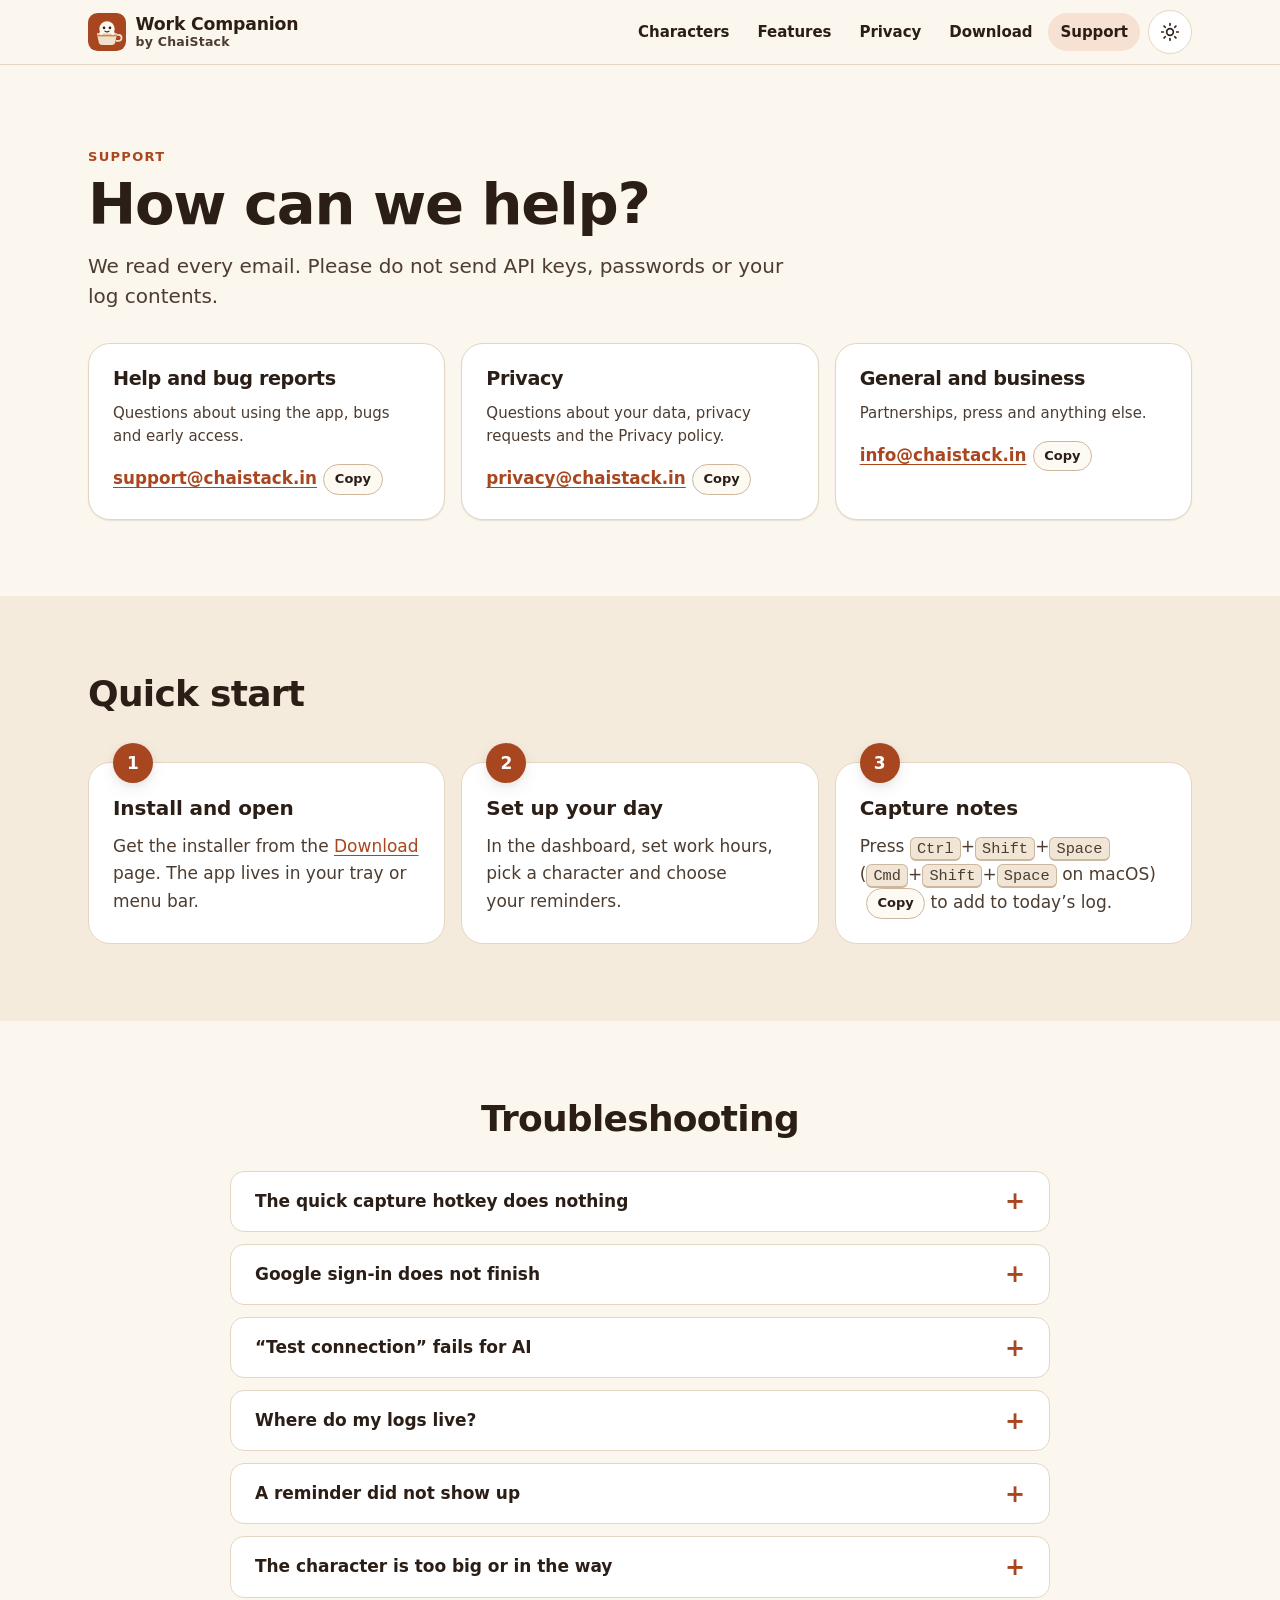
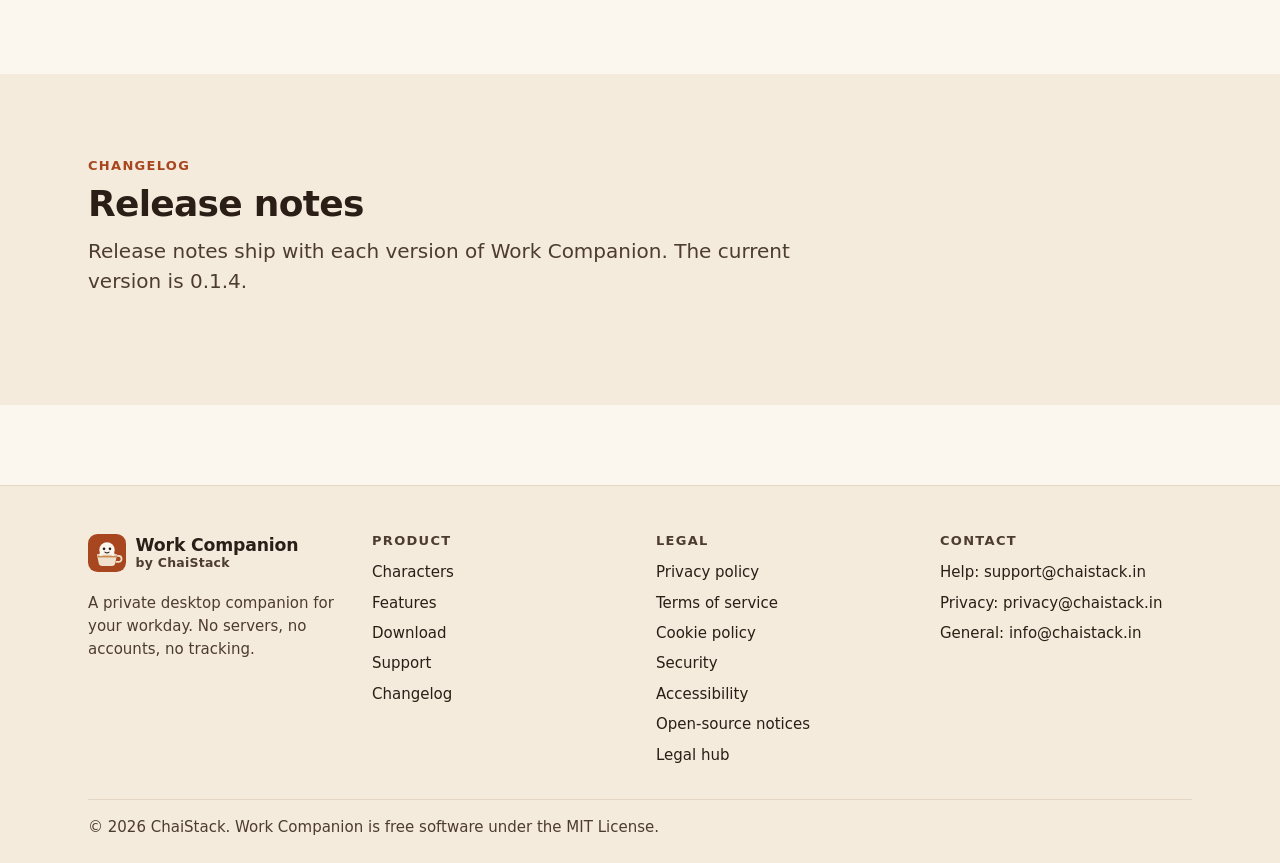
<file: support.html>
<!doctype html>
<html lang="en">
<head>
<meta charset="utf-8">
<meta name="viewport" content="width=device-width, initial-scale=1">
<title>Support: Work Companion help, troubleshooting and contact</title>
<meta name="description" content="Get help with Work Companion: quick start, troubleshooting for the hotkey, Google sign-in, AI connections and log files, and how to contact ChaiStack.">
<link rel="canonical" href="https://workcompanion.chaistack.in/support.html">
<link rel="icon" href="assets/img/favicon.svg" type="image/svg+xml">
<link rel="stylesheet" href="assets/css/site.css">
<meta name="theme-color" content="#fbf6ee" media="(prefers-color-scheme: light)">
<meta name="theme-color" content="#1b1511" media="(prefers-color-scheme: dark)">
<meta property="og:type" content="website">
<meta property="og:site_name" content="Work Companion">
<meta property="og:title" content="Support: Work Companion help, troubleshooting and contact">
<meta property="og:description" content="Get help with Work Companion: quick start, troubleshooting for the hotkey, Google sign-in, AI connections and log files, and how to contact ChaiStack.">
<meta property="og:url" content="https://workcompanion.chaistack.in/support.html">
<meta property="og:image" content="https://workcompanion.chaistack.in/assets/img/og.png">
<meta property="og:image:width" content="1200">
<meta property="og:image:height" content="630">
<meta property="og:image:alt" content="Work Companion: a small character on your desktop with a reminder bubble.">
<meta name="twitter:card" content="summary_large_image">
<meta name="twitter:title" content="Support: Work Companion help, troubleshooting and contact">
<meta name="twitter:description" content="Get help with Work Companion: quick start, troubleshooting for the hotkey, Google sign-in, AI connections and log files, and how to contact ChaiStack.">
<meta name="twitter:image" content="https://workcompanion.chaistack.in/assets/img/og.png">
<script src="assets/js/site.js" defer></script>
</head>
<body>
<a class="skip" href="#main">Skip to content</a>
<header class="site-header">
  <div class="container">
    <a class="brand" href="./"><svg viewBox="0 0 64 64" aria-hidden="true" focusable="false"><rect width="64" height="64" rx="16" fill="#a8471f"/><circle cx="32" cy="27" r="13" fill="#fbf6ee"/><circle cx="27" cy="25" r="2.2" fill="#2b1e16"/><circle cx="37" cy="25" r="2.2" fill="#2b1e16"/><path d="M28.5 30.5q3.5 2.5 7 0" fill="none" stroke="#2b1e16" stroke-width="1.8" stroke-linecap="round"/><path d="M15 34h34l-3 15a6 6 0 0 1-6 5H24a6 6 0 0 1-6-5z" fill="#efe1cc"/><path d="M49 37h2.5a5 5 0 0 1 0 10H47" fill="none" stroke="#efe1cc" stroke-width="3"/><path d="M16 38h32" stroke="#c98b52" stroke-width="3"/><circle cx="22" cy="34" r="3" fill="#fbf6ee"/><circle cx="42" cy="34" r="3" fill="#fbf6ee"/></svg><span>Work Companion<small>by ChaiStack</small></span></a>
    <button class="icon-btn nav-toggle" type="button" aria-expanded="false" aria-controls="site-nav" aria-label="Menu"><svg viewBox="0 0 24 24" aria-hidden="true"><path d="M4 7h16M4 12h16M4 17h16"/></svg></button>
    <nav class="site-nav" id="site-nav" aria-label="Main">
      <ul>
        <li><a href="./#characters">Characters</a></li>
        <li><a href="./#features">Features</a></li>
        <li><a href="./#privacy">Privacy</a></li>
        <li><a href="download.html">Download</a></li>
        <li><a href="support.html">Support</a></li>
      </ul>
      <button class="icon-btn" id="theme-toggle" type="button" aria-pressed="false" aria-label="Switch theme"><svg class="sun" viewBox="0 0 24 24" aria-hidden="true"><circle cx="12" cy="12" r="4"/><path d="M12 2v2M12 20v2M4.9 4.9l1.4 1.4M17.7 17.7l1.4 1.4M2 12h2M20 12h2M4.9 19.1l1.4-1.4M17.7 6.3l1.4-1.4"/></svg><svg class="moon" viewBox="0 0 24 24" aria-hidden="true"><path d="M20 14.5A8 8 0 1 1 9.5 4a6.5 6.5 0 0 0 10.5 10.5z"/></svg></button>
    </nav>
  </div>
</header>
<main id="main">
<section class="section">
  <div class="container">
    <div class="section-head"><p class="eyebrow">Support</p><h1>How can we help?</h1><p class="lead">We read every email. Please do not send API keys, passwords or your log contents.</p></div>
    <div class="grid grid-3">
      <article class="card contact-card"><h2 style="font-size:1.2rem">Help and bug reports</h2><p>Questions about using the app, bugs and early access.</p><p><a class="mail" href="mailto:support@chaistack.in">support@chaistack.in</a><button class="copy-btn" type="button" data-copy="support@chaistack.in">Copy</button></p></article>
      <article class="card contact-card"><h2 style="font-size:1.2rem">Privacy</h2><p>Questions about your data, privacy requests and the Privacy policy.</p><p><a class="mail" href="mailto:privacy@chaistack.in">privacy@chaistack.in</a><button class="copy-btn" type="button" data-copy="privacy@chaistack.in">Copy</button></p></article>
      <article class="card contact-card"><h2 style="font-size:1.2rem">General and business</h2><p>Partnerships, press and anything else.</p><p><a class="mail" href="mailto:info@chaistack.in">info@chaistack.in</a><button class="copy-btn" type="button" data-copy="info@chaistack.in">Copy</button></p></article>
    </div>
  </div>
</section>
<section class="section section-alt" aria-labelledby="qs-h">
  <div class="container">
    <div class="section-head"><h2 id="qs-h">Quick start</h2></div>
    <ol class="steps">
      <li><h3>Install and open</h3><p>Get the installer from the <a href="download.html">Download</a> page. The app lives in your tray or menu bar.</p></li>
      <li><h3>Set up your day</h3><p>In the dashboard, set work hours, pick a character and choose your reminders.</p></li>
      <li><h3>Capture notes</h3><p>Press <kbd>Ctrl</kbd>+<kbd>Shift</kbd>+<kbd>Space</kbd> (<kbd>Cmd</kbd>+<kbd>Shift</kbd>+<kbd>Space</kbd> on macOS) <button class="copy-btn" type="button" data-copy="Ctrl+Shift+Space">Copy</button> to add to today’s log.</p></li>
    </ol>
  </div>
</section>
<section class="section" aria-labelledby="ts-h">
  <div class="container">
    <div class="section-head center"><h2 id="ts-h">Troubleshooting</h2></div>
    <div class="faq">
      <details><summary>The quick capture hotkey does nothing</summary><p>Another app may already use <kbd>Ctrl</kbd>+<kbd>Shift</kbd>+<kbd>Space</kbd> (for example an input-method switcher). Close that app or change its shortcut, then restart Work Companion. On macOS, allow the app in System Settings if it asks for permission.</p></details>
      <details><summary>Google sign-in does not finish</summary><p>Sign-in opens in your default browser and returns to the app on your own computer. Make sure the browser can reach the local address it redirects to, that you approved read-only calendar access, and try again. You can disconnect and reconnect from the app’s settings.</p></details>
      <details><summary>“Test connection” fails for AI</summary><p>Check the provider, the model name and the base URL, and that your API key is valid and has credit. For Ollama or LM Studio, make sure the local server is running and the model is downloaded.</p></details>
      <details><summary>Where do my logs live?</summary><p>One markdown file per day, in the log folder shown in the app’s settings. You can change the folder, and open or back up the files with any editor.</p></details>
      <details><summary>A reminder did not show up</summary><p>Only one bubble shows at a time, and low-priority reminders wait during meetings, focus blocks and Do Not Disturb. Check that the reminder is turned on and the schedule is correct.</p></details>
      <details><summary>The character is too big or in the way</summary><p>Change its size, corner and behaviour (walk in for notifications or stay on screen) in the dashboard.</p></details>
    </div>
  </div>
</section>
<section class="section section-alt" id="changelog" aria-labelledby="cl-h">
  <div class="container">
    <div class="section-head"><p class="eyebrow">Changelog</p><h2 id="cl-h">Release notes</h2><p class="lead">Release notes ship with each version of Work Companion. The current version is <span data-version>0.1.4</span>.</p></div>
  </div>
</section>
</main>
<footer class="site-footer">
  <div class="container">
    <div class="footer-grid">
      <div class="footer-brand">
        <a class="brand" href="./"><svg viewBox="0 0 64 64" aria-hidden="true" focusable="false"><rect width="64" height="64" rx="16" fill="#a8471f"/><circle cx="32" cy="27" r="13" fill="#fbf6ee"/><circle cx="27" cy="25" r="2.2" fill="#2b1e16"/><circle cx="37" cy="25" r="2.2" fill="#2b1e16"/><path d="M28.5 30.5q3.5 2.5 7 0" fill="none" stroke="#2b1e16" stroke-width="1.8" stroke-linecap="round"/><path d="M15 34h34l-3 15a6 6 0 0 1-6 5H24a6 6 0 0 1-6-5z" fill="#efe1cc"/><path d="M49 37h2.5a5 5 0 0 1 0 10H47" fill="none" stroke="#efe1cc" stroke-width="3"/><path d="M16 38h32" stroke="#c98b52" stroke-width="3"/><circle cx="22" cy="34" r="3" fill="#fbf6ee"/><circle cx="42" cy="34" r="3" fill="#fbf6ee"/></svg><span>Work Companion<small>by ChaiStack</small></span></a>
        <p>A private desktop companion for your workday. No servers, no accounts, no tracking.</p>
      </div>
      <div>
        <h2>Product</h2>
        <ul>
          <li><a href="./#characters">Characters</a></li>
          <li><a href="./#features">Features</a></li>
          <li><a href="download.html">Download</a></li>
          <li><a href="support.html">Support</a></li>
          <li><a href="support.html#changelog">Changelog</a></li>
        </ul>
      </div>
      <div>
        <h2>Legal</h2>
        <ul>
          <li><a href="privacy.html">Privacy policy</a></li>
          <li><a href="terms.html">Terms of service</a></li>
          <li><a href="cookies.html">Cookie policy</a></li>
          <li><a href="security.html">Security</a></li>
          <li><a href="accessibility.html">Accessibility</a></li>
          <li><a href="licenses.html">Open-source notices</a></li>
          <li><a href="legal.html">Legal hub</a></li>
        </ul>
      </div>
      <div>
        <h2>Contact</h2>
        <ul>
          <li>Help: <a href="mailto:support@chaistack.in">support@chaistack.in</a></li>
          <li>Privacy: <a href="mailto:privacy@chaistack.in">privacy@chaistack.in</a></li>
          <li>General: <a href="mailto:info@chaistack.in">info@chaistack.in</a></li>
        </ul>
      </div>
    </div>
    <div class="footer-bottom">
      <p>© 2026 ChaiStack. Work Companion is free software under the MIT License.</p>
    </div>
  </div>
</footer>
</body>
</html>
</file>
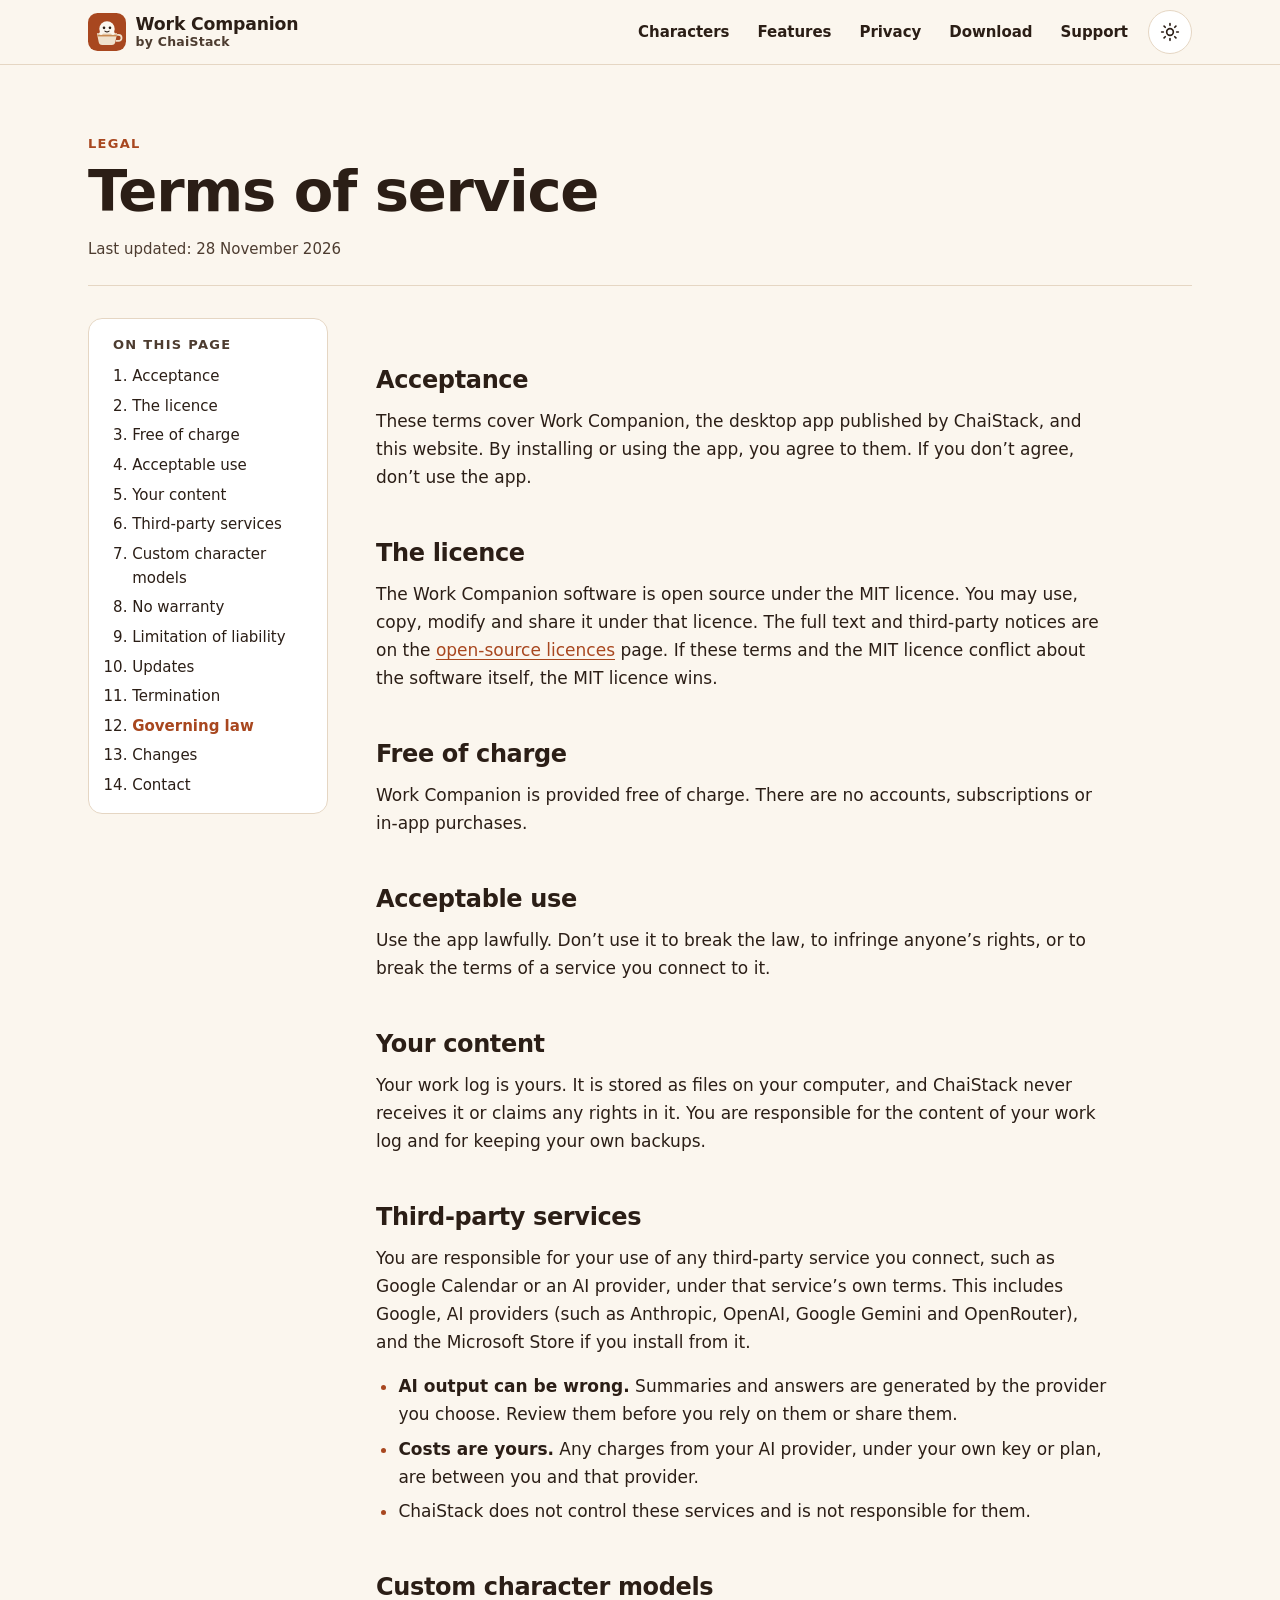
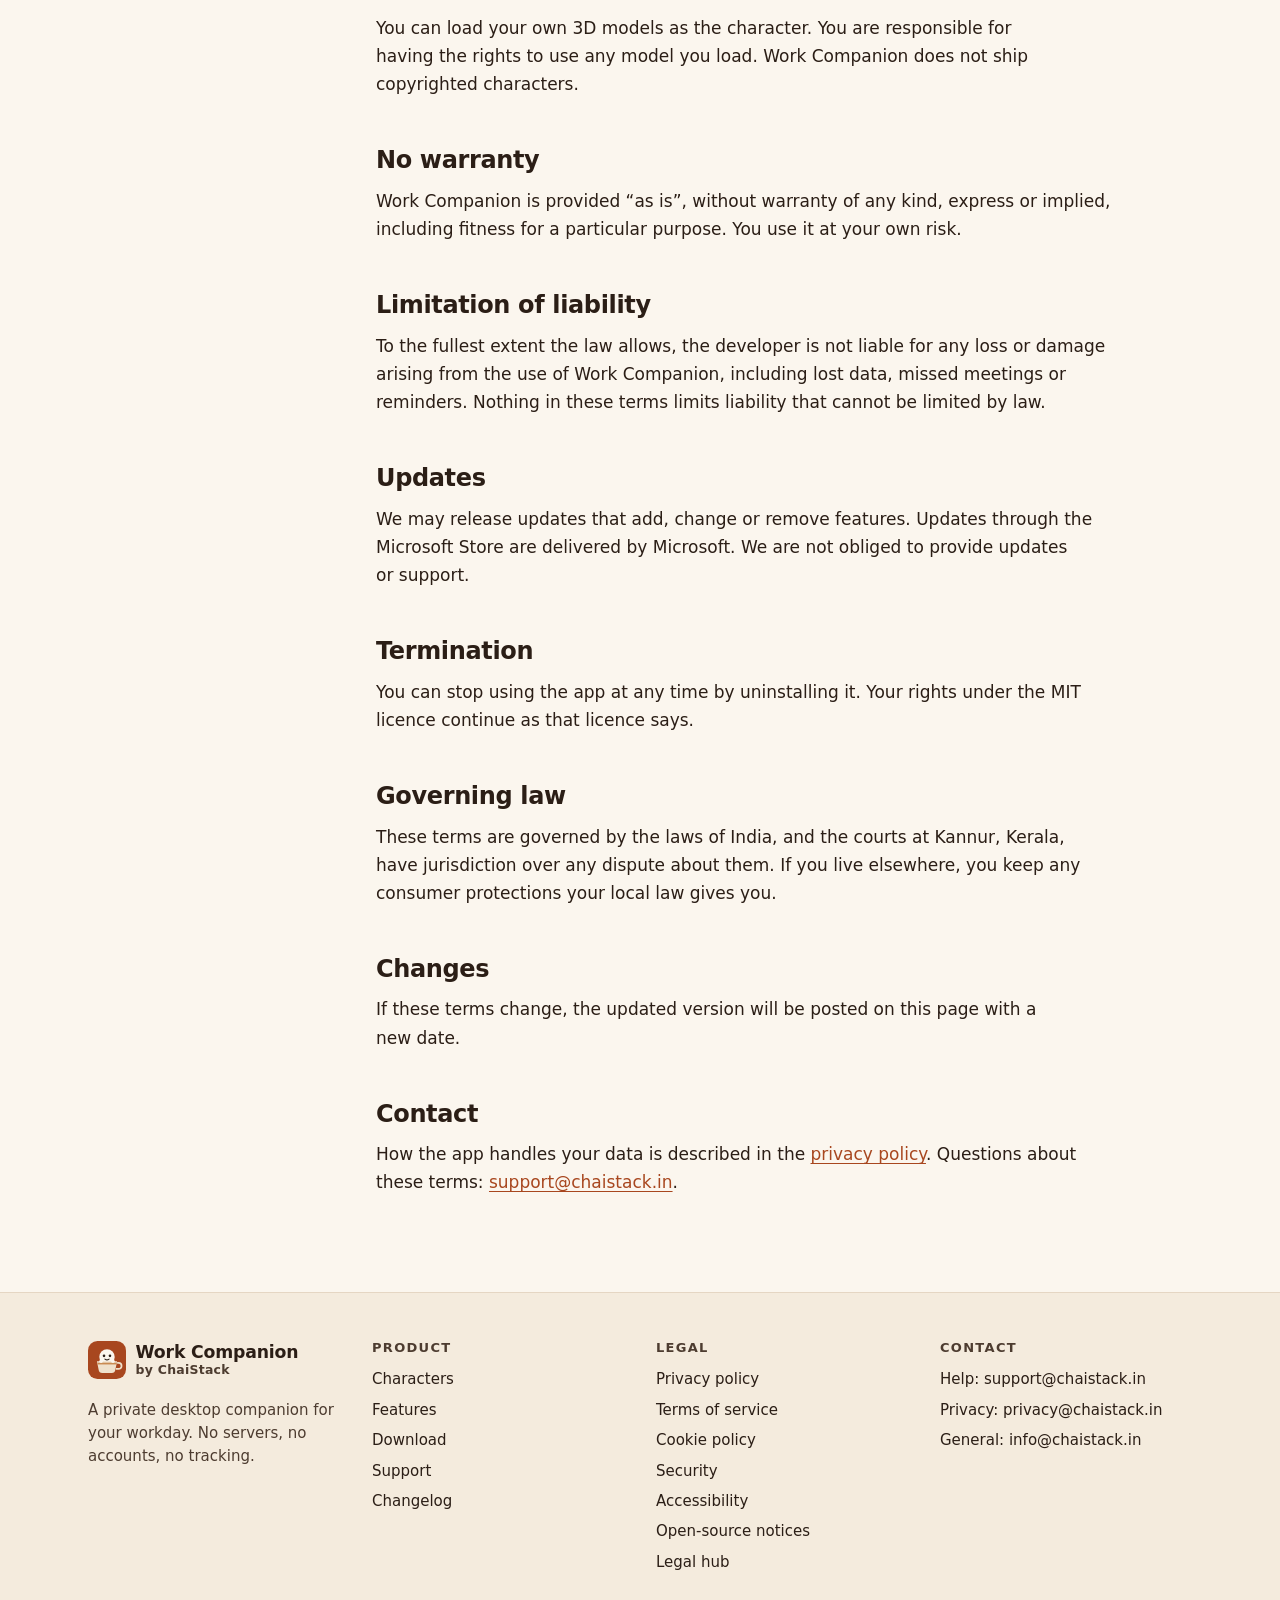
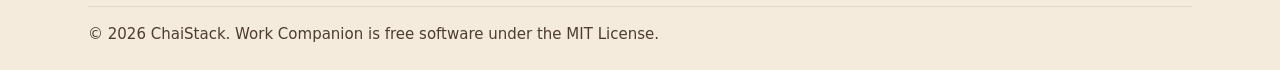
<file: terms.html>
<!doctype html>
<html lang="en">
<head>
<meta charset="utf-8">
<meta name="viewport" content="width=device-width, initial-scale=1">
<title>Terms of service · Work Companion</title>
<meta name="description" content="The terms for using Work Companion, a free, MIT-licensed desktop app by ChaiStack.">
<link rel="canonical" href="https://workcompanion.chaistack.in/terms.html">
<link rel="icon" href="assets/img/favicon.svg" type="image/svg+xml">
<link rel="stylesheet" href="assets/css/site.css">
<script src="assets/js/site.js" defer></script>
</head>
<body>
<a class="skip" href="#main">Skip to content</a>
<header class="site-header">
  <div class="container">
    <a class="brand" href="./"><svg viewBox="0 0 64 64" aria-hidden="true" focusable="false"><rect width="64" height="64" rx="16" fill="#a8471f"/><circle cx="32" cy="27" r="13" fill="#fbf6ee"/><circle cx="27" cy="25" r="2.2" fill="#2b1e16"/><circle cx="37" cy="25" r="2.2" fill="#2b1e16"/><path d="M28.5 30.5q3.5 2.5 7 0" fill="none" stroke="#2b1e16" stroke-width="1.8" stroke-linecap="round"/><path d="M15 34h34l-3 15a6 6 0 0 1-6 5H24a6 6 0 0 1-6-5z" fill="#efe1cc"/><path d="M49 37h2.5a5 5 0 0 1 0 10H47" fill="none" stroke="#efe1cc" stroke-width="3"/><path d="M16 38h32" stroke="#c98b52" stroke-width="3"/><circle cx="22" cy="34" r="3" fill="#fbf6ee"/><circle cx="42" cy="34" r="3" fill="#fbf6ee"/></svg><span>Work Companion<small>by ChaiStack</small></span></a>
    <button class="icon-btn nav-toggle" type="button" aria-expanded="false" aria-controls="site-nav" aria-label="Menu"><svg viewBox="0 0 24 24" aria-hidden="true"><path d="M4 7h16M4 12h16M4 17h16"/></svg></button>
    <nav class="site-nav" id="site-nav" aria-label="Main">
      <ul>
        <li><a href="./#characters">Characters</a></li>
        <li><a href="./#features">Features</a></li>
        <li><a href="./#privacy">Privacy</a></li>
        <li><a href="download.html">Download</a></li>
        <li><a href="support.html">Support</a></li>
      </ul>
      <button class="icon-btn" id="theme-toggle" type="button" aria-pressed="false" aria-label="Switch theme"><svg class="sun" viewBox="0 0 24 24" aria-hidden="true"><circle cx="12" cy="12" r="4"/><path d="M12 2v2M12 20v2M4.9 4.9l1.4 1.4M17.7 17.7l1.4 1.4M2 12h2M20 12h2M4.9 19.1l1.4-1.4M17.7 6.3l1.4-1.4"/></svg><svg class="moon" viewBox="0 0 24 24" aria-hidden="true"><path d="M20 14.5A8 8 0 1 1 9.5 4a6.5 6.5 0 0 0 10.5 10.5z"/></svg></button>
    </nav>
  </div>
</header>
<main id="main" class="legal">
  <header class="legal-head"><p class="eyebrow">Legal</p><h1>Terms of service</h1><p class="meta">Last updated: 28 November 2026</p></header>
  <nav class="toc" aria-label="On this page"><ol>
    <li><a href="#acceptance">Acceptance</a></li>
    <li><a href="#licence">The licence</a></li>
    <li><a href="#free">Free of charge</a></li>
    <li><a href="#acceptable-use">Acceptable use</a></li>
    <li><a href="#your-content">Your content</a></li>
    <li><a href="#third-party">Third-party services</a></li>
    <li><a href="#models">Custom character models</a></li>
    <li><a href="#warranty">No warranty</a></li>
    <li><a href="#liability">Limitation of liability</a></li>
    <li><a href="#updates">Updates</a></li>
    <li><a href="#termination">Termination</a></li>
    <li><a href="#law">Governing law</a></li>
    <li><a href="#changes">Changes</a></li>
    <li><a href="#contact">Contact</a></li>
  </ol></nav>
  <article class="prose">
    <section id="acceptance">
      <h2>Acceptance</h2>
      <p>These terms cover Work Companion, the desktop app published by ChaiStack, and this website. By installing or using the app, you agree to them. If you don’t agree, don’t use the app.</p>
    </section>

    <section id="licence">
      <h2>The licence</h2>
      <p>The Work Companion software is open source under the MIT licence. You may use, copy, modify and share it under that licence. The full text and third-party notices are on the <a href="licenses.html">open-source licences</a> page. If these terms and the MIT licence conflict about the software itself, the MIT licence wins.</p>
    </section>

    <section id="free">
      <h2>Free of charge</h2>
      <p>Work Companion is provided free of charge. There are no accounts, subscriptions or in-app purchases.</p>
    </section>

    <section id="acceptable-use">
      <h2>Acceptable use</h2>
      <p>Use the app lawfully. Don’t use it to break the law, to infringe anyone’s rights, or to break the terms of a service you connect to it.</p>
    </section>

    <section id="your-content">
      <h2>Your content</h2>
      <p>Your work log is yours. It is stored as files on your computer, and ChaiStack never receives it or claims any rights in it. You are responsible for the content of your work log and for keeping your own backups.</p>
    </section>

    <section id="third-party">
      <h2>Third-party services</h2>
      <p>You are responsible for your use of any third-party service you connect, such as Google Calendar or an AI provider, under that service’s own terms. This includes Google, AI providers (such as Anthropic, OpenAI, Google Gemini and OpenRouter), and the Microsoft Store if you install from it.</p>
      <ul>
        <li><strong>AI output can be wrong.</strong> Summaries and answers are generated by the provider you choose. Review them before you rely on them or share them.</li>
        <li><strong>Costs are yours.</strong> Any charges from your AI provider, under your own key or plan, are between you and that provider.</li>
        <li>ChaiStack does not control these services and is not responsible for them.</li>
      </ul>
    </section>

    <section id="models">
      <h2>Custom character models</h2>
      <p>You can load your own 3D models as the character. You are responsible for having the rights to use any model you load. Work Companion does not ship copyrighted characters.</p>
    </section>

    <section id="warranty">
      <h2>No warranty</h2>
      <p>Work Companion is provided “as is”, without warranty of any kind, express or implied, including fitness for a particular purpose. You use it at your own risk.</p>
    </section>

    <section id="liability">
      <h2>Limitation of liability</h2>
      <p>To the fullest extent the law allows, the developer is not liable for any loss or damage arising from the use of Work Companion, including lost data, missed meetings or reminders. Nothing in these terms limits liability that cannot be limited by law.</p>
    </section>

    <section id="updates">
      <h2>Updates</h2>
      <p>We may release updates that add, change or remove features. Updates through the Microsoft Store are delivered by Microsoft. We are not obliged to provide updates or support.</p>
    </section>

    <section id="termination">
      <h2>Termination</h2>
      <p>You can stop using the app at any time by uninstalling it. Your rights under the MIT licence continue as that licence says.</p>
    </section>

    <section id="law">
      <h2>Governing law</h2>
      <p>These terms are governed by the laws of India, and the courts at Kannur, Kerala, have jurisdiction over any dispute about them. If you live elsewhere, you keep any consumer protections your local law gives you.</p>
    </section>

    <section id="changes">
      <h2>Changes</h2>
      <p>If these terms change, the updated version will be posted on this page with a new date.</p>
    </section>

    <section id="contact">
      <h2>Contact</h2>
      <p>How the app handles your data is described in the <a href="privacy.html">privacy policy</a>. Questions about these terms: <a href="mailto:support@chaistack.in">support@chaistack.in</a>.</p>
    </section>
  </article>
</main>
<footer class="site-footer">
  <div class="container">
    <div class="footer-grid">
      <div class="footer-brand">
        <a class="brand" href="./"><svg viewBox="0 0 64 64" aria-hidden="true" focusable="false"><rect width="64" height="64" rx="16" fill="#a8471f"/><circle cx="32" cy="27" r="13" fill="#fbf6ee"/><circle cx="27" cy="25" r="2.2" fill="#2b1e16"/><circle cx="37" cy="25" r="2.2" fill="#2b1e16"/><path d="M28.5 30.5q3.5 2.5 7 0" fill="none" stroke="#2b1e16" stroke-width="1.8" stroke-linecap="round"/><path d="M15 34h34l-3 15a6 6 0 0 1-6 5H24a6 6 0 0 1-6-5z" fill="#efe1cc"/><path d="M49 37h2.5a5 5 0 0 1 0 10H47" fill="none" stroke="#efe1cc" stroke-width="3"/><path d="M16 38h32" stroke="#c98b52" stroke-width="3"/><circle cx="22" cy="34" r="3" fill="#fbf6ee"/><circle cx="42" cy="34" r="3" fill="#fbf6ee"/></svg><span>Work Companion<small>by ChaiStack</small></span></a>
        <p>A private desktop companion for your workday. No servers, no accounts, no tracking.</p>
      </div>
      <div>
        <h2>Product</h2>
        <ul>
          <li><a href="./#characters">Characters</a></li>
          <li><a href="./#features">Features</a></li>
          <li><a href="download.html">Download</a></li>
          <li><a href="support.html">Support</a></li>
          <li><a href="support.html#changelog">Changelog</a></li>
        </ul>
      </div>
      <div>
        <h2>Legal</h2>
        <ul>
          <li><a href="privacy.html">Privacy policy</a></li>
          <li><a href="terms.html">Terms of service</a></li>
          <li><a href="cookies.html">Cookie policy</a></li>
          <li><a href="security.html">Security</a></li>
          <li><a href="accessibility.html">Accessibility</a></li>
          <li><a href="licenses.html">Open-source notices</a></li>
          <li><a href="legal.html">Legal hub</a></li>
        </ul>
      </div>
      <div>
        <h2>Contact</h2>
        <ul>
          <li>Help: <a href="mailto:support@chaistack.in">support@chaistack.in</a></li>
          <li>Privacy: <a href="mailto:privacy@chaistack.in">privacy@chaistack.in</a></li>
          <li>General: <a href="mailto:info@chaistack.in">info@chaistack.in</a></li>
        </ul>
      </div>
    </div>
    <div class="footer-bottom">
      <p>© 2026 ChaiStack. Work Companion is free software under the MIT License.</p>
    </div>
  </div>
</footer>
</body>
</html>
</file>
<file: assets/css/site.css>
/* Work Companion site: design system (ChaiStack). System fonts only, no third-party requests. */
:root{
  --bg:#fbf6ee; --bg-alt:#f4ebdd; --surface:#ffffff; --surface-2:#fdf9f3;
  --text:#2b1e16; --text-muted:#4d3c30; --border:#e5d6c3; --border-strong:#cdb79c;
  --accent:#a8471f; --accent-hover:#8e3a17; --accent-contrast:#ffffff; --accent-soft:#f7e1d3;
  --leaf:#3f6b4a; --leaf-soft:#e1ecdf; --milk:#efe1cc; --chai:#c98b52; --chai-dark:#7a4a2a;
  --focus:#1f5fbf; --code-bg:#f1e6d6;
  --font-sans:system-ui,-apple-system,"Segoe UI",Roboto,"Helvetica Neue",Arial,"Noto Sans",sans-serif,"Apple Color Emoji","Segoe UI Emoji";
  --font-mono:ui-monospace,SFMono-Regular,"Cascadia Code",Consolas,"Liberation Mono",monospace;
  --fs-xs:.8125rem; --fs-sm:.9375rem; --fs-md:1.0625rem; --fs-lg:1.25rem; --fs-xl:1.5rem;
  --fs-2xl:clamp(1.6rem,1.2rem + 1.6vw,2.25rem); --fs-3xl:clamp(2.1rem,1.4rem + 3.2vw,3.6rem);
  --lh:1.6; --sp-1:.25rem; --sp-2:.5rem; --sp-3:.75rem; --sp-4:1rem; --sp-5:1.5rem; --sp-6:2rem; --sp-7:3rem; --sp-8:5rem;
  --r-sm:8px; --r-md:14px; --r-lg:22px; --r-pill:999px;
  --sh-1:0 1px 2px rgba(60,35,15,.06),0 1px 1px rgba(60,35,15,.04);
  --sh-2:0 6px 20px -6px rgba(60,35,15,.18),0 2px 6px rgba(60,35,15,.06);
  --sh-3:0 20px 50px -16px rgba(60,35,15,.30);
  --maxw:1160px; --gutter:16px; --measure:70ch; --header-h:64px;
  --ease:cubic-bezier(.2,.7,.2,1);
  color-scheme:light;
}
@media (prefers-color-scheme:dark){
  :root:not([data-theme="light"]){
    --bg:#1b1511; --bg-alt:#231b16; --surface:#2a211b; --surface-2:#251d18;
    --text:#f3e9dc; --text-muted:#dccbb8; --border:#3d3129; --border-strong:#57473b;
    --accent:#f0a26b; --accent-hover:#f6b98c; --accent-contrast:#24150c; --accent-soft:#3a2619;
    --leaf:#9cc9a6; --leaf-soft:#22302a; --milk:#4a3a2e; --chai:#d59a62; --chai-dark:#e9c39a;
    --focus:#8ab4ff; --code-bg:#33281f;
    --sh-1:0 1px 2px rgba(0,0,0,.4); --sh-2:0 8px 24px -8px rgba(0,0,0,.6); --sh-3:0 24px 60px -20px rgba(0,0,0,.7);
    color-scheme:dark;
  }
}
:root[data-theme="dark"]{
  --bg:#1b1511; --bg-alt:#231b16; --surface:#2a211b; --surface-2:#251d18;
  --text:#f3e9dc; --text-muted:#dccbb8; --border:#3d3129; --border-strong:#57473b;
  --accent:#f0a26b; --accent-hover:#f6b98c; --accent-contrast:#24150c; --accent-soft:#3a2619;
  --leaf:#9cc9a6; --leaf-soft:#22302a; --milk:#4a3a2e; --chai:#d59a62; --chai-dark:#e9c39a;
  --focus:#8ab4ff; --code-bg:#33281f;
  --sh-1:0 1px 2px rgba(0,0,0,.4); --sh-2:0 8px 24px -8px rgba(0,0,0,.6); --sh-3:0 24px 60px -20px rgba(0,0,0,.7);
  color-scheme:dark;
}

*,*::before,*::after{box-sizing:border-box}
html{-webkit-text-size-adjust:100%;scroll-behavior:smooth;scroll-padding-top:calc(var(--header-h) + 16px)}
body{margin:0;background:var(--bg);color:var(--text);font:400 var(--fs-md)/var(--lh) var(--font-sans);overflow-x:hidden}
img,svg{max-width:100%;height:auto;display:block}
h1,h2,h3,h4{line-height:1.2;margin:0 0 var(--sp-3);letter-spacing:-.01em;text-wrap:balance;font-optical-sizing:auto}
h1{font-size:var(--fs-3xl);font-weight:800;line-height:1.06;letter-spacing:-.022em;margin-bottom:var(--sp-4)}
h2{font-size:var(--fs-2xl);font-weight:700;line-height:1.14;letter-spacing:-.02em}
h3{font-size:var(--fs-lg);font-weight:650;line-height:1.3}
p{margin:0 0 var(--sp-4)}
a{color:var(--accent);text-underline-offset:.18em;text-decoration-thickness:1px}
a:hover{color:var(--accent-hover);text-decoration-thickness:2px}
:focus-visible{outline:3px solid var(--focus);outline-offset:3px;border-radius:4px}
code,kbd{font-family:var(--font-mono);font-size:.9em;overflow-wrap:anywhere;background:var(--code-bg);padding:.1em .4em;border-radius:6px}
kbd{border:1px solid var(--border-strong);border-bottom-width:2px}
.visually-hidden{position:absolute!important;width:1px;height:1px;overflow:hidden;clip:rect(0 0 0 0);white-space:nowrap}
.skip{position:absolute;left:16px;top:-60px;z-index:100;background:var(--accent);color:var(--accent-contrast);padding:.6rem 1rem;border-radius:var(--r-sm);font-weight:700;text-decoration:none}
.skip:focus{top:12px;color:var(--accent-contrast)}
.container{width:100%;max-width:var(--maxw);margin-inline:auto;padding-inline:var(--gutter)}
@media (min-width:720px){:root{--gutter:28px}}

/* Header */
.site-header{position:sticky;top:0;z-index:50;background:var(--bg);border-bottom:1px solid var(--border)}
@supports (backdrop-filter:blur(1px)){.site-header{background:color-mix(in srgb,var(--bg) 88%,transparent);backdrop-filter:saturate(1.4) blur(10px)}}
.site-header .container{display:flex;align-items:center;gap:var(--sp-4);min-height:var(--header-h);flex-wrap:wrap}
.brand{display:inline-flex;align-items:center;gap:.6rem;color:var(--text);text-decoration:none;font-weight:800;font-size:1.08rem;letter-spacing:-.01em;line-height:1.15}
.brand:hover{color:var(--text)}
.brand svg{width:38px;height:38px;flex:none}
.brand small{display:block;font-weight:600;font-size:.78rem;color:var(--text-muted);letter-spacing:.02em}
.site-nav{margin-left:auto;display:flex;align-items:center;gap:var(--sp-2)}
.site-nav ul{list-style:none;margin:0;padding:0;display:flex;gap:var(--sp-1);flex-wrap:wrap}
.site-nav a{display:block;padding:.45rem .75rem;border-radius:var(--r-pill);color:var(--text);text-decoration:none;font-weight:600;font-size:var(--fs-sm)}
.site-nav a:hover,.site-nav a[aria-current="page"]{background:var(--accent-soft);color:var(--text)}
.icon-btn{display:inline-grid;place-items:center;width:44px;height:44px;border-radius:var(--r-pill);border:1px solid var(--border);background:var(--surface);color:var(--text);cursor:pointer;transition:transform .2s var(--ease),background .2s;padding:0}
.icon-btn:hover{background:var(--accent-soft)}
.icon-btn svg{width:20px;height:20px;fill:none;stroke:currentColor;stroke-width:2;stroke-linecap:round;stroke-linejoin:round}
.nav-toggle{display:none}
html:not(.js) #theme-toggle{display:none}
#theme-toggle .moon{display:none}
:root[data-theme="dark"] #theme-toggle .sun{display:none}
:root[data-theme="dark"] #theme-toggle .moon{display:block}
@media (max-width:820px){
  .js .nav-toggle{display:inline-grid;margin-left:auto}
  .js .site-nav{order:3;flex-basis:100%;margin:0;display:none;padding-bottom:var(--sp-3);flex-direction:column;align-items:stretch}
  .js .site-header.nav-open .site-nav{display:flex}
  .js .site-nav ul{flex-direction:column}
  .js .site-nav a{padding:.7rem .75rem}
  html:not(.js) .site-nav{margin-left:0;flex-basis:100%;padding-bottom:var(--sp-2)}
}

/* Buttons */
.btn{display:inline-flex;align-items:center;justify-content:center;gap:.55rem;min-height:48px;padding:.75rem 1.3rem;border-radius:var(--r-pill);font-weight:700;font-size:var(--fs-md);line-height:1.25;text-decoration:none;border:2px solid transparent;cursor:pointer;transition:transform .2s var(--ease),box-shadow .2s var(--ease),background .2s;text-align:center}
.btn svg{width:20px;height:20px;flex:none;fill:none;stroke:currentColor;stroke-width:2;stroke-linecap:round;stroke-linejoin:round}
.btn-primary{background:var(--accent);color:var(--accent-contrast);box-shadow:var(--sh-2)}
.btn-primary:hover{background:var(--accent-hover);color:var(--accent-contrast);transform:translateY(-2px);box-shadow:var(--sh-3)}
.btn-ghost{background:transparent;color:var(--text);border-color:var(--border-strong)}
.btn-ghost:hover{background:var(--surface);color:var(--text);transform:translateY(-2px)}
.btn-soon{background:var(--surface-2);color:var(--text);border:2px dashed var(--border-strong);font-weight:600;font-size:var(--fs-sm)}
.btn-soon:hover{color:var(--text);border-color:var(--accent)}
.btn-row{display:flex;flex-wrap:wrap;gap:var(--sp-3)}

/* Sections */
.section{padding-block:clamp(3rem,6vw,5.5rem)}
.section-alt{background:var(--bg-alt)}
.section-head{max-width:720px;margin-bottom:var(--sp-6)}
.section-head.center{margin-inline:auto;text-align:center}
.section-head.center .lead{margin-inline:auto}
.eyebrow{display:inline-block;font-size:var(--fs-xs);font-weight:700;letter-spacing:.1em;line-height:1.4;text-transform:uppercase;color:var(--accent);margin-bottom:var(--sp-2)}
.lead{font-size:var(--fs-lg);line-height:1.5;color:var(--text-muted);max-width:60ch}
.muted{color:var(--text-muted)}

/* Hero */
.hero{padding-block:clamp(2.5rem,6vw,5rem);overflow:hidden}
.hero .container{display:grid;gap:var(--sp-7);align-items:center}
@media (min-width:960px){.hero .container{grid-template-columns:1.02fr 1fr}}
.hero h1 .accent{color:var(--accent)}
.hero .byline{font-weight:700;color:var(--text-muted);margin-bottom:var(--sp-3)}
.badges{display:flex;flex-wrap:wrap;gap:var(--sp-2);margin:var(--sp-5) 0 0;padding:0;list-style:none}
.badges li{font-size:var(--fs-xs);font-weight:700;padding:.35rem .7rem;border-radius:var(--r-pill);background:var(--surface);border:1px solid var(--border);color:var(--text-muted)}
.hero-art svg{width:100%;filter:drop-shadow(0 24px 40px rgba(60,35,15,.18))}

/* SVG animation hooks (only when JS marks the element .anim and it is on screen) */
.anim .bob{animation:bob 3.2s var(--ease) infinite alternate;transform-box:fill-box;transform-origin:center bottom}
.anim .blink{animation:blink 5s infinite;transform-box:fill-box;transform-origin:center}
.anim .pop{opacity:0;transform-box:fill-box;transform-origin:90% 100%;animation:pop .6s var(--ease) forwards}
.anim .pop.d1{animation-delay:.5s}.anim .pop.d2{animation-delay:1.6s}
.anim .steam{animation:steam 3s ease-in-out infinite;transform-box:fill-box;transform-origin:center bottom;opacity:0}
.anim .steam.s2{animation-delay:1.5s}
@keyframes bob{from{transform:translateY(0)}to{transform:translateY(-6px)}}
@keyframes blink{0%,94%,100%{transform:scaleY(1)}97%{transform:scaleY(.1)}}
@keyframes pop{0%{opacity:0;transform:scale(.6) translateY(10px)}70%{opacity:1;transform:scale(1.04)}100%{opacity:1;transform:scale(1)}}
@keyframes steam{0%{opacity:0;transform:translateY(4px)}40%{opacity:.7}100%{opacity:0;transform:translateY(-10px)}}
.paused,.paused *{animation-play-state:paused!important}

/* Cards / grids */
.grid{display:grid;gap:var(--sp-4)}
.grid-3{grid-template-columns:repeat(auto-fit,minmax(min(100%,300px),1fr))}
.grid-2{grid-template-columns:repeat(auto-fit,minmax(min(100%,320px),1fr))}
.card{background:var(--surface);border:1px solid var(--border);border-radius:var(--r-lg);padding:var(--sp-5);box-shadow:var(--sh-1);transition:transform .25s var(--ease),box-shadow .25s var(--ease),border-color .25s}
.card:hover{transform:translateY(-3px);box-shadow:var(--sh-2);border-color:var(--border-strong)}
.card h3{font-size:1.1rem;margin-bottom:var(--sp-2)}
.card p{color:var(--text-muted);font-size:var(--fs-sm)}
.card > :last-child{margin-bottom:0}
.f-icon{width:48px;height:48px;border-radius:14px;display:grid;place-items:center;background:var(--accent-soft);color:var(--accent);margin-bottom:var(--sp-4);transition:transform .3s var(--ease)}
.card:hover .f-icon{transform:rotate(-6deg) scale(1.06)}
.f-icon svg{width:26px;height:26px;fill:none;stroke:currentColor;stroke-width:1.8;stroke-linecap:round;stroke-linejoin:round}
.f-icon.leaf{background:var(--leaf-soft);color:var(--leaf)}

/* Steps */
.steps{counter-reset:step;list-style:none;padding:var(--sp-4) 0 0;margin:0;display:grid;gap:var(--sp-6) var(--sp-4);grid-template-columns:repeat(auto-fit,minmax(min(100%,300px),1fr))}
.steps li{position:relative;background:var(--surface);border:1px solid var(--border);border-radius:var(--r-lg);padding:var(--sp-6) var(--sp-5) var(--sp-5)}
.steps li::before{counter-increment:step;content:counter(step);position:absolute;top:-20px;left:var(--sp-5);width:40px;height:40px;border-radius:50%;display:grid;place-items:center;background:var(--accent);color:var(--accent-contrast);font-weight:800;box-shadow:var(--sh-2)}
.steps p{color:var(--text-muted);margin:0}

/* Queue demo */
.queue-demo{display:grid;gap:var(--sp-6);align-items:center}
@media (min-width:900px){.queue-demo{grid-template-columns:1fr 1fr}}
.qd-stage{background:var(--surface);border:1px solid var(--border);border-radius:var(--r-lg);padding:var(--sp-5);box-shadow:var(--sh-2);overflow:hidden}
.qd-list{list-style:none;margin:0 0 var(--sp-4);padding:0;display:flex;flex-wrap:wrap;gap:var(--sp-2)}
.qd-list li{font-size:var(--fs-xs);font-weight:700;padding:.3rem .65rem;border-radius:var(--r-pill);border:1px solid var(--border);background:var(--surface-2);color:var(--text-muted);transition:opacity .4s,background .3s,color .3s}
.qd-list li.is-active{background:var(--accent);color:var(--accent-contrast);border-color:var(--accent)}
.qd-list li.is-done{opacity:.5;text-decoration:line-through}
.prio{font-weight:800;text-transform:uppercase;letter-spacing:.06em;font-size:.75rem;margin-right:.3rem}
.qd-scene{display:flex;align-items:flex-end;justify-content:flex-end;gap:var(--sp-3);min-height:170px}
.qd-bubble{max-width:250px;background:var(--surface-2);border:1px solid var(--border-strong);border-radius:16px 16px 4px 16px;padding:.75rem 1rem;box-shadow:var(--sh-2);font-weight:600;font-size:var(--fs-sm);margin-bottom:60px;transition:opacity .35s var(--ease),transform .35s var(--ease)}
.qd-bubble .tag{display:block;font-size:.75rem;color:var(--accent);font-weight:800;letter-spacing:.08em;text-transform:uppercase;margin-bottom:.2rem}
.qd-bubble.is-out{opacity:0;transform:translateY(10px) scale(.95)}
.qd-scene .qd-char{width:120px;flex:none}
.qd-note{font-size:var(--fs-xs);color:var(--text-muted);margin:var(--sp-3) 0 0}

/* Privacy */
.privacy-panel{display:grid;gap:var(--sp-6)}
@media (min-width:960px){.privacy-panel{grid-template-columns:1.05fr .95fr}}
.checklist{list-style:none;margin:0 0 var(--sp-5);padding:0;display:grid;gap:var(--sp-3)}
.checklist li{display:flex;gap:.75rem;align-items:flex-start}
.checklist li::before{content:"";flex:none;width:22px;height:22px;margin-top:.15rem;border-radius:50%;background:var(--leaf-soft) url("data:image/svg+xml,%3Csvg xmlns='http://www.w3.org/2000/svg' viewBox='0 0 24 24' fill='none' stroke='%233f6b4a' stroke-width='3' stroke-linecap='round' stroke-linejoin='round'%3E%3Cpath d='M6 12.5l4 4 8-9'/%3E%3C/svg%3E") center/14px no-repeat}
.google-box{background:var(--surface);border:1px solid var(--border);border-left:5px solid var(--leaf);border-radius:var(--r-lg);padding:var(--sp-5);box-shadow:var(--sh-1)}
.google-box ul{padding-left:1.2rem;color:var(--text-muted)}
.link-row{display:flex;flex-wrap:wrap;gap:var(--sp-3);margin-top:var(--sp-4)}

/* Providers */
.chips{display:flex;flex-wrap:wrap;gap:var(--sp-2);list-style:none;margin:0;padding:0}
.chips li{padding:.55rem 1rem;border-radius:var(--r-pill);background:var(--surface);border:1px solid var(--border);font-weight:650;font-size:var(--fs-sm);transition:transform .2s var(--ease),border-color .2s}
.chips li:hover{transform:translateY(-2px);border-color:var(--accent)}
.chips li span{color:var(--text-muted);font-weight:500}

/* Characters */
.char-strip{list-style:none;margin:0;padding:0;display:grid;gap:var(--sp-4);grid-template-columns:repeat(auto-fill,minmax(min(44%,150px),1fr))}
.char-strip li{background:var(--surface);border:1px solid var(--border);border-radius:var(--r-lg);padding:var(--sp-4);text-align:center;font-weight:700;transition:transform .3s var(--ease),box-shadow .3s}
.char-strip li:hover{transform:translateY(-6px) rotate(-1.5deg);box-shadow:var(--sh-2)}
.char-strip img{width:100%;max-width:120px;margin:0 auto var(--sp-2);aspect-ratio:1}
.char-strip .own{border-style:dashed;display:flex;flex-direction:column;justify-content:center;color:var(--text-muted);font-weight:500;font-size:var(--fs-sm)}
.char-strip .own strong{color:var(--text);font-size:1.05rem}

/* FAQ */
.faq{max-width:820px;margin-inline:auto;display:grid;gap:var(--sp-3)}
.faq details{background:var(--surface);border:1px solid var(--border);border-radius:var(--r-md);padding:0 var(--sp-5)}
.faq summary{cursor:pointer;list-style:none;padding:var(--sp-4) 0;font-weight:700;display:flex;justify-content:space-between;gap:var(--sp-4);align-items:center}
.faq summary::-webkit-details-marker{display:none}
.faq summary::after{content:"+";font-size:1.5rem;line-height:1;color:var(--accent);transition:transform .25s var(--ease);flex:none}
.faq details[open] summary::after{transform:rotate(45deg)}
.faq details > :not(summary){color:var(--text-muted)}
.faq details[open]{border-color:var(--border-strong)}

/* CTA */
.cta{background:linear-gradient(135deg,var(--accent-soft),var(--bg-alt));border:1px solid var(--border);border-radius:var(--r-lg);padding:clamp(1.5rem,5vw,3.5rem);display:grid;gap:var(--sp-5);align-items:center}
@media (min-width:860px){.cta{grid-template-columns:1fr auto}}
.cta h2{margin-bottom:var(--sp-2)}
.cta p{margin:0;color:var(--text-muted)}

/* Download */
.platform{position:relative;display:flex;flex-direction:column}
.platform .os-icon{width:44px;height:44px;color:var(--accent);margin-bottom:var(--sp-3);fill:none;stroke:currentColor;stroke-width:1.8;stroke-linecap:round;stroke-linejoin:round}
.platform ul{padding-left:1.1rem;color:var(--text-muted);font-size:var(--fs-sm);margin:0 0 var(--sp-5)}
.platform .btn-row{margin-top:auto}
.platform.is-yours{border:2px solid var(--accent);box-shadow:var(--sh-2)}
.yours{display:none;position:absolute;top:-12px;right:16px;background:var(--accent);color:var(--accent-contrast);font-size:var(--fs-xs);font-weight:800;padding:.2rem .65rem;border-radius:var(--r-pill)}
.platform.is-yours .yours{display:inline-block}

/* Contact */
.contact-card a.mail{font-weight:700;font-size:1.05rem;word-break:break-word}
.copy-btn{margin-left:.4rem;font:inherit;font-size:var(--fs-xs);font-weight:700;border:1px solid var(--border-strong);background:var(--surface-2);color:var(--text);border-radius:var(--r-pill);padding:.25rem .65rem;cursor:pointer;vertical-align:middle}
.copy-btn:hover{border-color:var(--accent)}
html:not(.js) .copy-btn{display:none}

/* 404 */
.notfound{min-height:60vh;display:grid;place-items:center;text-align:center}
.notfound .lost-char{width:min(240px,70vw);height:auto;margin:0 auto var(--sp-3)}
.notfound .lost-char.anim{animation:idle 1.8s ease-in-out infinite alternate}
.notfound .lost-char.paused{animation-play-state:paused}
@media (prefers-reduced-motion:reduce){.notfound .lost-char{animation:none}}
.notfound .btn-row{justify-content:center}

/* Footer */
.site-footer{margin-top:var(--sp-8);background:var(--bg-alt);border-top:1px solid var(--border);padding-block:var(--sp-7) var(--sp-5);font-size:var(--fs-sm)}
.footer-grid{display:grid;gap:var(--sp-6);grid-template-columns:repeat(auto-fit,minmax(min(100%,180px),1fr))}
.footer-brand p{color:var(--text-muted);max-width:32ch;margin-top:var(--sp-3)}
.site-footer h2{font-size:var(--fs-xs);text-transform:uppercase;letter-spacing:.12em;color:var(--text-muted);margin-bottom:var(--sp-3)}
.site-footer ul{list-style:none;margin:0;padding:0;display:grid;gap:.45rem}
.site-footer a{color:var(--text);text-decoration:none;word-break:break-word}
.site-footer a:hover{color:var(--accent);text-decoration:underline}
.footer-bottom{margin-top:var(--sp-6);padding-top:var(--sp-4);border-top:1px solid var(--border);color:var(--text-muted)}
.footer-bottom p{margin:0}

/* Legal / prose pages */
.legal{max-width:var(--maxw);margin-inline:auto;padding:clamp(2rem,5vw,4rem) var(--gutter) 0;display:grid;gap:var(--sp-6);grid-template-columns:minmax(0,1fr)}
.legal-head{border-bottom:1px solid var(--border);padding-bottom:var(--sp-5)}
.legal-head h1{font-size:var(--fs-3xl)}
.legal-head .eyebrow{margin-bottom:var(--sp-2)}
.legal-head .meta{color:var(--text-muted);margin:0;font-size:var(--fs-sm)}
.toc{background:var(--surface);border:1px solid var(--border);border-radius:var(--r-md);padding:var(--sp-4) var(--sp-5);font-size:var(--fs-sm)}
.toc::before{content:"On this page";display:block;font-weight:800;font-size:var(--fs-xs);letter-spacing:.1em;text-transform:uppercase;color:var(--text-muted);margin-bottom:var(--sp-2)}
.toc ol{margin:0;padding-left:1.2rem;display:grid;gap:.35rem}
.toc a{color:var(--text);text-decoration:none}
.toc a:hover{color:var(--accent);text-decoration:underline}
.toc a.is-active{color:var(--accent);font-weight:700}
@media (min-width:1000px){
  .legal{grid-template-columns:240px minmax(0,1fr);column-gap:var(--sp-7)}
  .legal-head{grid-column:1/-1}
  .toc{grid-column:1;position:sticky;top:calc(var(--header-h) + 20px);align-self:start;max-height:calc(100vh - var(--header-h) - 40px);overflow:auto}
  .legal > :not(.legal-head):not(.toc){grid-column:2}
}
.prose{max-width:var(--measure);font-size:var(--fs-md);line-height:1.7;min-width:0}
.prose h2{font-size:var(--fs-xl);margin-top:var(--sp-7)}
.prose > h2:first-child{margin-top:0}
.prose h3{font-size:1.15rem;margin-top:var(--sp-5)}
.prose ul,.prose ol{padding-left:1.4rem;margin:0 0 var(--sp-4)}
.prose li{margin-bottom:.4rem}
.prose li::marker{color:var(--accent)}
.prose blockquote{margin:var(--sp-5) 0;padding:var(--sp-3) var(--sp-5);border-left:4px solid var(--chai);background:var(--surface-2);border-radius:0 var(--r-sm) var(--r-sm) 0;color:var(--text-muted)}
.prose blockquote > :last-child{margin-bottom:0}
.prose hr{border:0;border-top:1px solid var(--border);margin:var(--sp-6) 0}
.prose a{word-break:break-word}
.table-wrap{max-width:100%;overflow-x:auto;-webkit-overflow-scrolling:touch;margin:0 0 var(--sp-5);border:1px solid var(--border);border-radius:var(--r-md)}
.prose table{width:100%;border-collapse:collapse;font-size:var(--fs-sm);line-height:1.5}
.table-wrap table{min-width:520px}
.prose th,.prose td{text-align:left;vertical-align:top;padding:.65rem .85rem;border-bottom:1px solid var(--border)}
.prose th{background:var(--bg-alt);font-weight:700}
.prose tr:last-child td{border-bottom:0}
.callout{background:var(--accent-soft);border:1px solid var(--border);border-left:5px solid var(--accent);border-radius:var(--r-md);padding:var(--sp-4) var(--sp-5);margin:var(--sp-5) 0}
.callout > :last-child{margin-bottom:0}
.summary-grid{display:grid;gap:var(--sp-3);grid-template-columns:repeat(auto-fit,minmax(min(100%,200px),1fr));margin:var(--sp-5) 0}
.summary-card{background:var(--surface);border:1px solid var(--border);border-radius:var(--r-md);padding:var(--sp-4)}
.summary-card h3{font-size:1rem;margin:0 0 var(--sp-2)}
.summary-card p{margin:0;font-size:var(--fs-sm);color:var(--text-muted)}

/* Reveal on scroll */
.js .reveal{opacity:0;transform:translateY(18px);transition:opacity .7s var(--ease),transform .7s var(--ease)}
.js .reveal.is-visible{opacity:1;transform:none}

@media (prefers-reduced-motion:reduce){
  html{scroll-behavior:auto}
  *,*::before,*::after{animation:none!important;transition:none!important}
  .anim .pop,.js .reveal{opacity:1;transform:none}
  .card:hover,.btn:hover,.char-strip li:hover,.chips li:hover,.card:hover .f-icon{transform:none}
}
@media print{.site-header,.site-footer,.toc,.skip{display:none}body{background:#fff;color:#000}}

/* Responsive fixes */
.prose pre{max-width:100%;overflow-x:auto;white-space:pre-wrap;overflow-wrap:anywhere;font:.85rem/1.55 var(--font-mono);background:var(--code-bg);padding:var(--sp-4);border-radius:var(--r-md)}
.prose pre code{background:none;padding:0}
.legal > *,.prose > *{min-width:0}
img,svg,video{max-width:100%}
@media (max-width:480px){
  .table-wrap table{min-width:440px}
  .prose th,.prose td{padding:.55rem .65rem}
  .btn{width:100%}
}
@media (max-width:959px){.hero-art{max-width:560px;margin-inline:auto;width:100%}}
body{-webkit-font-smoothing:antialiased;-moz-osx-font-smoothing:grayscale;text-rendering:optimizeLegibility}
.card p,.summary-card p,.lead{font-weight:450}
.licence-text{background:var(--code-bg);border-radius:var(--r-md);padding:var(--sp-4) var(--sp-5);margin:0 0 var(--sp-5);font-size:var(--fs-sm);line-height:1.6}
.licence-text p:last-child{margin-bottom:0}

/* Typography pass */
body{font-kerning:normal;font-optical-sizing:auto;font-variant-ligatures:common-ligatures;hanging-punctuation:first}
p,li,dd,summary{text-wrap:pretty}
main p,main li{max-inline-size:68ch}
.section-head.center .lead,.notfound p{margin-inline:auto}
.prose{line-height:1.65}
.prose h2{line-height:1.2;letter-spacing:-.015em}
.prose h3{font-weight:650;letter-spacing:-.005em}
.prose li{max-inline-size:none}
.card h3,.summary-card h3,.platform h3,.steps h3{font-weight:650;letter-spacing:-.005em}
.card p,.summary-card p,.platform ul,.qd-note,.legal-head .meta,.site-footer{line-height:1.55}
.prose table,.legal-head .meta,.badges li,.toc{font-variant-numeric:tabular-nums}
.site-footer h2,.toc::before{font-weight:700;letter-spacing:.1em}
.brand{font-weight:750}
.faq summary,.btn,.site-nav a{letter-spacing:-.003em}
strong,b{font-weight:650}

/* Characters: hero stage, gang picker, scenes, guide */
.hero .byline{font-size:var(--fs-sm)}
.stage{position:relative;max-width:560px;width:100%;margin-inline:auto}
.screen{background:#2b1e16;border-radius:22px;padding:12px;box-shadow:var(--sh-3)}
.screen-inner{position:relative;background:#f4ebdd;border-radius:12px;min-height:clamp(240px,52vw,330px);overflow:hidden}
.screen-bar{display:flex;justify-content:space-between;align-items:center;background:#e5d6c3;padding:.45rem .8rem}
.screen-bar .dots{display:flex;gap:6px}
.screen-bar i{width:10px;height:10px;border-radius:50%;background:#a8471f}
.screen-bar i+i{background:#c98b52}.screen-bar i+i+i{background:#3f6b4a}
.clock{font:700 .8125rem/1 var(--font-sans);color:#2b1e16;font-variant-numeric:tabular-nums}
.win{position:absolute;background:#fbf6ee;border:1px solid #e5d6c3;border-radius:10px;padding:12px;display:grid;gap:8px}
.win b{display:block;height:8px;border-radius:4px;background:#cdb79c}
.win b:nth-child(2){width:70%}.win b:nth-child(3){width:85%;background:#c98b52;opacity:.7}.win b:nth-child(4){width:50%}
.w1{left:5%;top:22%;width:46%}.w2{left:30%;top:52%;width:34%}
.stage-bubble{position:absolute;right:clamp(104px,28%,160px);bottom:clamp(80px,22%,112px);max-width:min(62%,300px);margin:0;background:#fff;color:#2b1e16;border:2px solid #cdb79c;border-radius:16px 16px 4px 16px;padding:.6rem .85rem;font-weight:700;font-size:clamp(.875rem,.8rem + .4vw,1.05rem);line-height:1.35;box-shadow:0 8px 20px -8px rgba(60,35,15,.35);transition:opacity .3s var(--ease),transform .3s var(--ease);transform-origin:100% 100%}
.stage-bubble.is-out{opacity:0;transform:translateY(8px) scale(.94)}
.join{display:inline-block;margin-left:.35rem;background:#a8471f;color:#fff;border-radius:var(--r-pill);padding:.1rem .65rem;font-size:.85em;font-weight:800}
.stage-char{position:absolute;right:clamp(0px,1.5%,12px);bottom:0;width:clamp(112px,30%,172px);aspect-ratio:1;padding:0;border:0;background:none;cursor:pointer;border-radius:50%}
.stage-char .sprite{transition:transform .25s var(--ease),opacity .16s}
.stage-char:hover .sprite{transform:translateY(-4px)}
.stage-controls{display:flex;justify-content:space-between;align-items:center;gap:var(--sp-3);margin-top:var(--sp-3);font-size:var(--fs-sm);color:var(--text-muted)}
.stage-pause{font:inherit;font-weight:700;min-height:36px;min-width:72px;padding:.3rem .9rem;border-radius:var(--r-pill);border:1px solid var(--border-strong);background:var(--surface);color:var(--text);cursor:pointer}
.stage-pause:hover{border-color:var(--accent)}
html:not(.js) .stage-controls{display:none}
.is-poof{opacity:0!important;transform:scale(.6)!important}
.is-hop,.is-hop img{animation:hop .5s var(--ease)}
.is-pop{animation:pop .35s var(--ease)}
@keyframes hop{0%{transform:none}30%{transform:translateY(-16px) scale(1.04,.96)}60%{transform:translateY(0) scale(1.08,.9)}100%{transform:none}}

/* Sprite: a still <img> with the 12-frame strip played as a background */
.sprite{position:relative;display:block;width:100%;aspect-ratio:1;background-repeat:no-repeat;background-size:1200% 100%;background-position:0 0;transition:opacity .16s,transform .16s}
.sprite img{display:block;width:100%;height:auto}
.sprite.is-anim img{opacity:0}
.sprite.is-anim[data-state="idle"]{animation:sp-idle 2s steps(12) infinite}
.sprite.is-anim[data-state="walk"]{animation:sp-walk .9s steps(12) infinite}
.sprite.is-anim[data-state="wave"]{animation:sp-wave 1.5s steps(12) 1 forwards}
@keyframes sp-idle{to{background-position:109.0909% 0}}
@keyframes sp-walk{to{background-position:109.0909% 0}}
@keyframes sp-wave{to{background-position:109.0909% 0}}
@media (prefers-reduced-motion:reduce){
  .sprite.is-anim{animation:none!important;background-image:none!important}
  .sprite.is-anim img{opacity:1}
}
@keyframes idle{from{transform:translateY(0)}to{transform:translateY(-5px)}}

.gang{display:grid;gap:var(--sp-5);align-items:center}
@media (min-width:860px){.gang{grid-template-columns:minmax(0,.9fr) minmax(0,1.1fr);gap:var(--sp-7)}}
.gang-stage{position:relative;text-align:center;background:var(--surface);border:1px solid var(--border);border-radius:var(--r-lg);padding:var(--sp-5);box-shadow:var(--sh-2)}
.gang-say{display:inline-block;margin:0 auto var(--sp-2);background:var(--surface-2);border:2px solid var(--border-strong);border-radius:16px 16px 16px 4px;padding:.55rem .9rem;font-weight:700;font-size:var(--fs-sm);max-width:30ch}
.gang-pic{width:clamp(150px,44vw,224px);margin:-4px auto 0}
.gang-stage h3{font-size:var(--fs-xl);margin:0 0 var(--sp-1)}
.gang-stage .muted{margin:0 auto;font-size:var(--fs-sm)}
.gang-list{list-style:none;margin:0;padding:0;display:grid;gap:var(--sp-2);grid-template-columns:repeat(5,minmax(0,1fr))}
.gang-list button{width:100%;display:flex;flex-direction:column;align-items:center;gap:.15rem;padding:.4rem .2rem .5rem;font:inherit;font-weight:700;font-size:clamp(.72rem,.65rem + .3vw,.9rem);line-height:1.2;color:var(--text);background:var(--surface);border:2px solid var(--border);border-radius:var(--r-md);cursor:pointer;transition:transform .2s var(--ease),border-color .2s,background .2s}
.gang-list button:hover{transform:translateY(-4px) rotate(-2deg);border-color:var(--border-strong)}
.gang-list button[aria-pressed="true"]{border-color:var(--accent);background:var(--accent-soft)}
.gang-list img{width:122%;max-width:96px;height:auto;aspect-ratio:1;margin:-10% -11% -6%}
.gang-note{margin-top:var(--sp-5);font-size:var(--fs-sm)}

.scenes{display:grid;gap:var(--sp-4);grid-template-columns:repeat(auto-fit,minmax(min(100%,300px),1fr))}
.scene{background:var(--surface);border:1px solid var(--border);border-radius:var(--r-lg);padding:var(--sp-5);box-shadow:var(--sh-1)}
.scene .say{display:inline-block;margin:0 0 var(--sp-3);background:var(--surface-2);border:2px solid var(--border-strong);border-radius:16px 16px 16px 4px;padding:.45rem .8rem;font-weight:700;font-size:var(--fs-sm)}
.scene h3{font-size:1.1rem;margin-bottom:var(--sp-1)}
.scene > p:last-child{margin:0;color:var(--text-muted);font-size:var(--fs-sm)}

.cta{grid-template-columns:1fr!important;justify-items:center;text-align:center}
.cta .btn-row{justify-content:center}
.parade{list-style:none;margin:0;padding:0;display:flex;justify-content:center;gap:clamp(4px,2vw,16px)}
.parade img{width:clamp(60px,15vw,108px);height:auto;animation:idle 1.8s ease-in-out infinite alternate}
.parade li:nth-child(2) img{animation-delay:-.4s}.parade li:nth-child(3) img{animation-delay:-.8s}.parade li:nth-child(4) img{animation-delay:-1.2s}.parade li:nth-child(5) img{animation-delay:-1.6s}

.link-row a{font-weight:700}
.google-box .link-row{gap:var(--sp-2) var(--sp-5);margin:0}

.guide{position:fixed;right:max(10px,env(safe-area-inset-right));bottom:max(10px,env(safe-area-inset-bottom));z-index:40;width:clamp(72px,19vw,100px);transform:translateX(var(--x,0));transition:transform var(--walk,1400ms) linear;visibility:hidden;pointer-events:none}
.guide.is-in{visibility:visible}
.guide.is-in .guide-char,.guide.is-in .guide-close{pointer-events:auto}
.guide-char{display:block;width:100%;aspect-ratio:1;padding:0;border:0;background:none;cursor:pointer;border-radius:50%;filter:drop-shadow(0 8px 12px rgba(60,35,15,.25))}

.guide-close{position:absolute;top:-6px;left:-6px;width:28px;height:28px;display:grid;place-items:center;padding:0;border-radius:50%;border:1px solid var(--border-strong);background:var(--surface);color:var(--text);cursor:pointer;box-shadow:var(--sh-1)}
.guide-close svg{width:14px;height:14px;fill:none;stroke:currentColor;stroke-width:2.5;stroke-linecap:round}
.guide-bubble{position:absolute;right:70%;bottom:78%;width:max-content;max-width:min(230px,calc(100vw - 110px));margin:0;background:var(--surface);color:var(--text);border:2px solid var(--border-strong);border-radius:16px 16px 4px 16px;padding:.55rem .8rem;font-weight:700;font-size:var(--fs-sm);line-height:1.35;box-shadow:var(--sh-2);opacity:0;transform:translateY(6px) scale(.9);transform-origin:100% 100%;transition:opacity .25s,transform .25s var(--ease);pointer-events:none}
.guide-bubble.is-on{opacity:1;transform:none}
.has-guide .site-footer{padding-bottom:120px}
@media (prefers-reduced-motion:reduce){
  .stage-char:hover .sprite,.gang-list button:hover{transform:none}
  .guide{transition:none}
}
.join[hidden]{display:none}
@media (max-width:600px){.guide-bubble{max-width:min(190px,calc(100vw - 100px));font-size:var(--fs-xs)}}

/* Download page: generated by tools/update-downloads.mjs */
.dl-meta{margin:var(--sp-2) 0 0;font-size:var(--fs-xs);color:var(--text-muted)}
.dl-meta a{font-weight:700}
.dl-note{margin:var(--sp-4) 0 0;font-size:var(--fs-xs);color:var(--text-muted);line-height:1.5}
.platform .dl-note{margin-top:var(--sp-4)}
.platform ul{flex:1 0 auto}
.platform .btn-row{margin-top:0}
</file>
